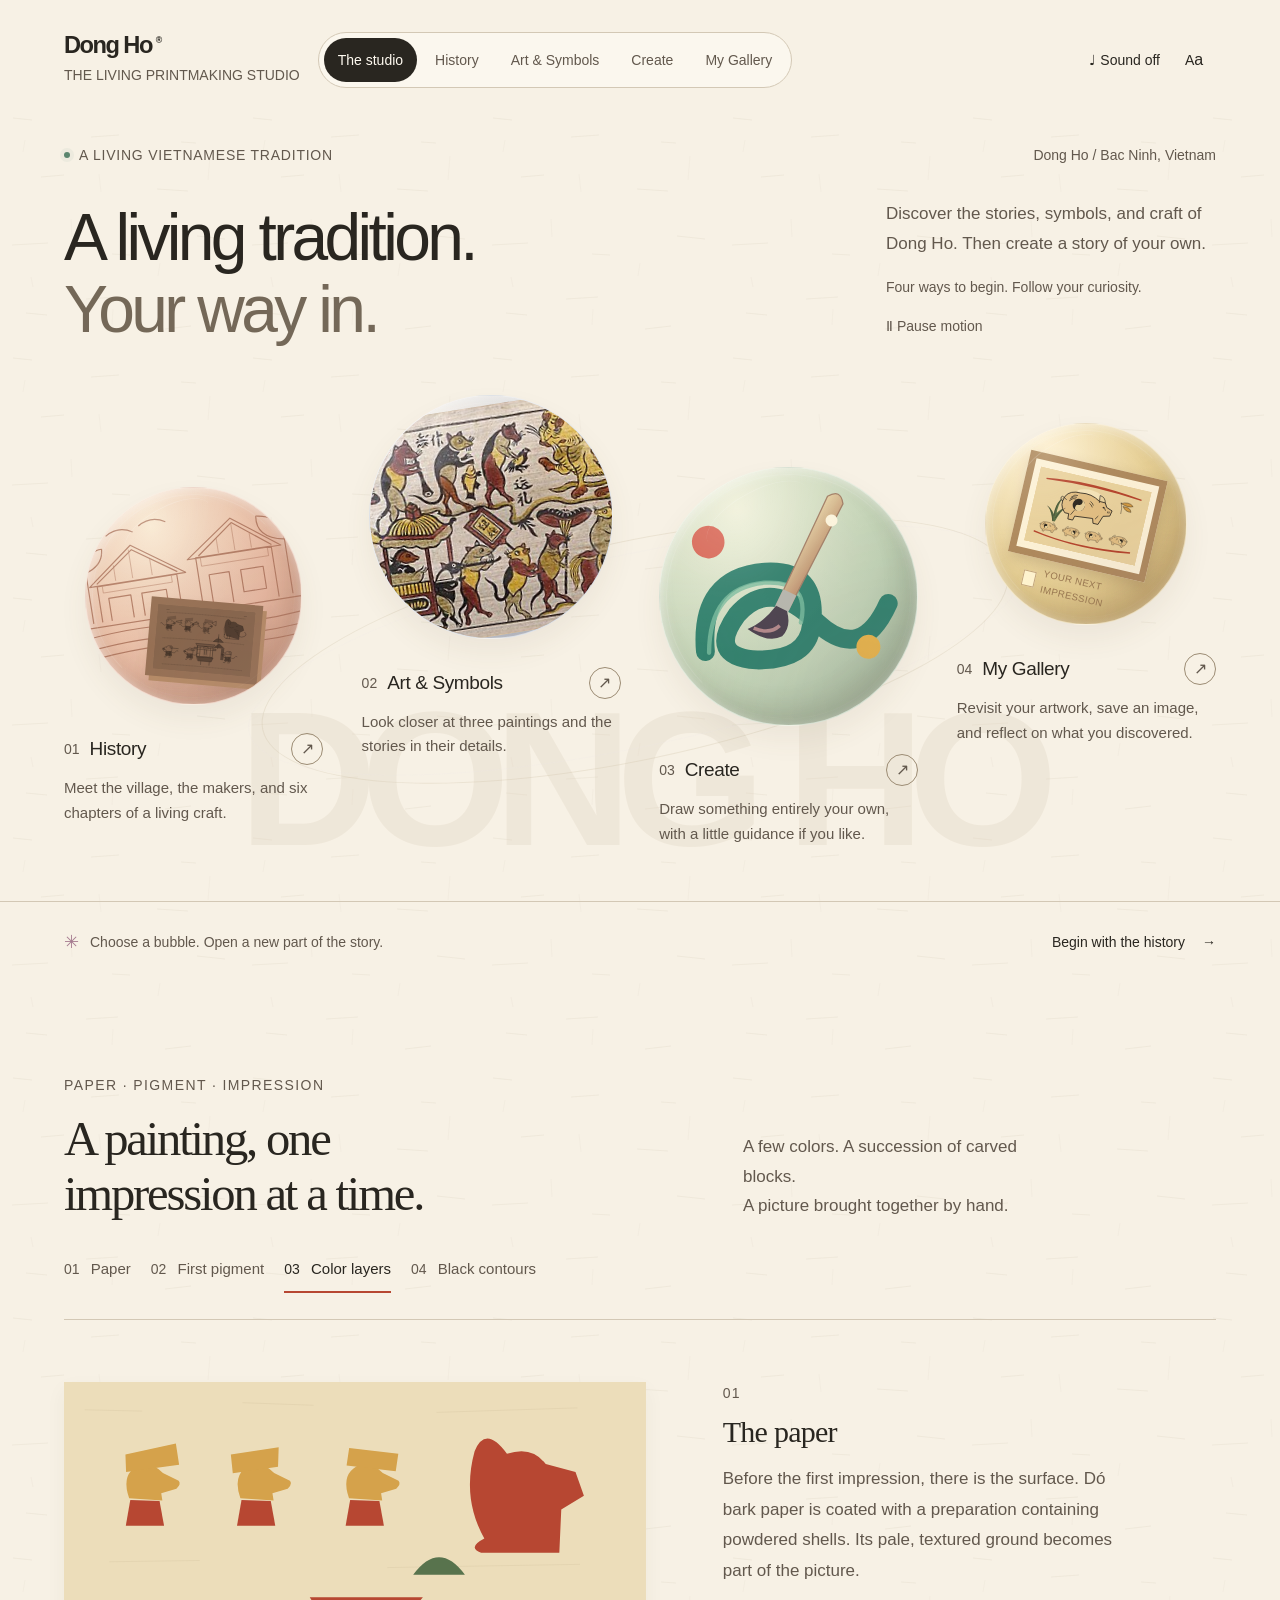
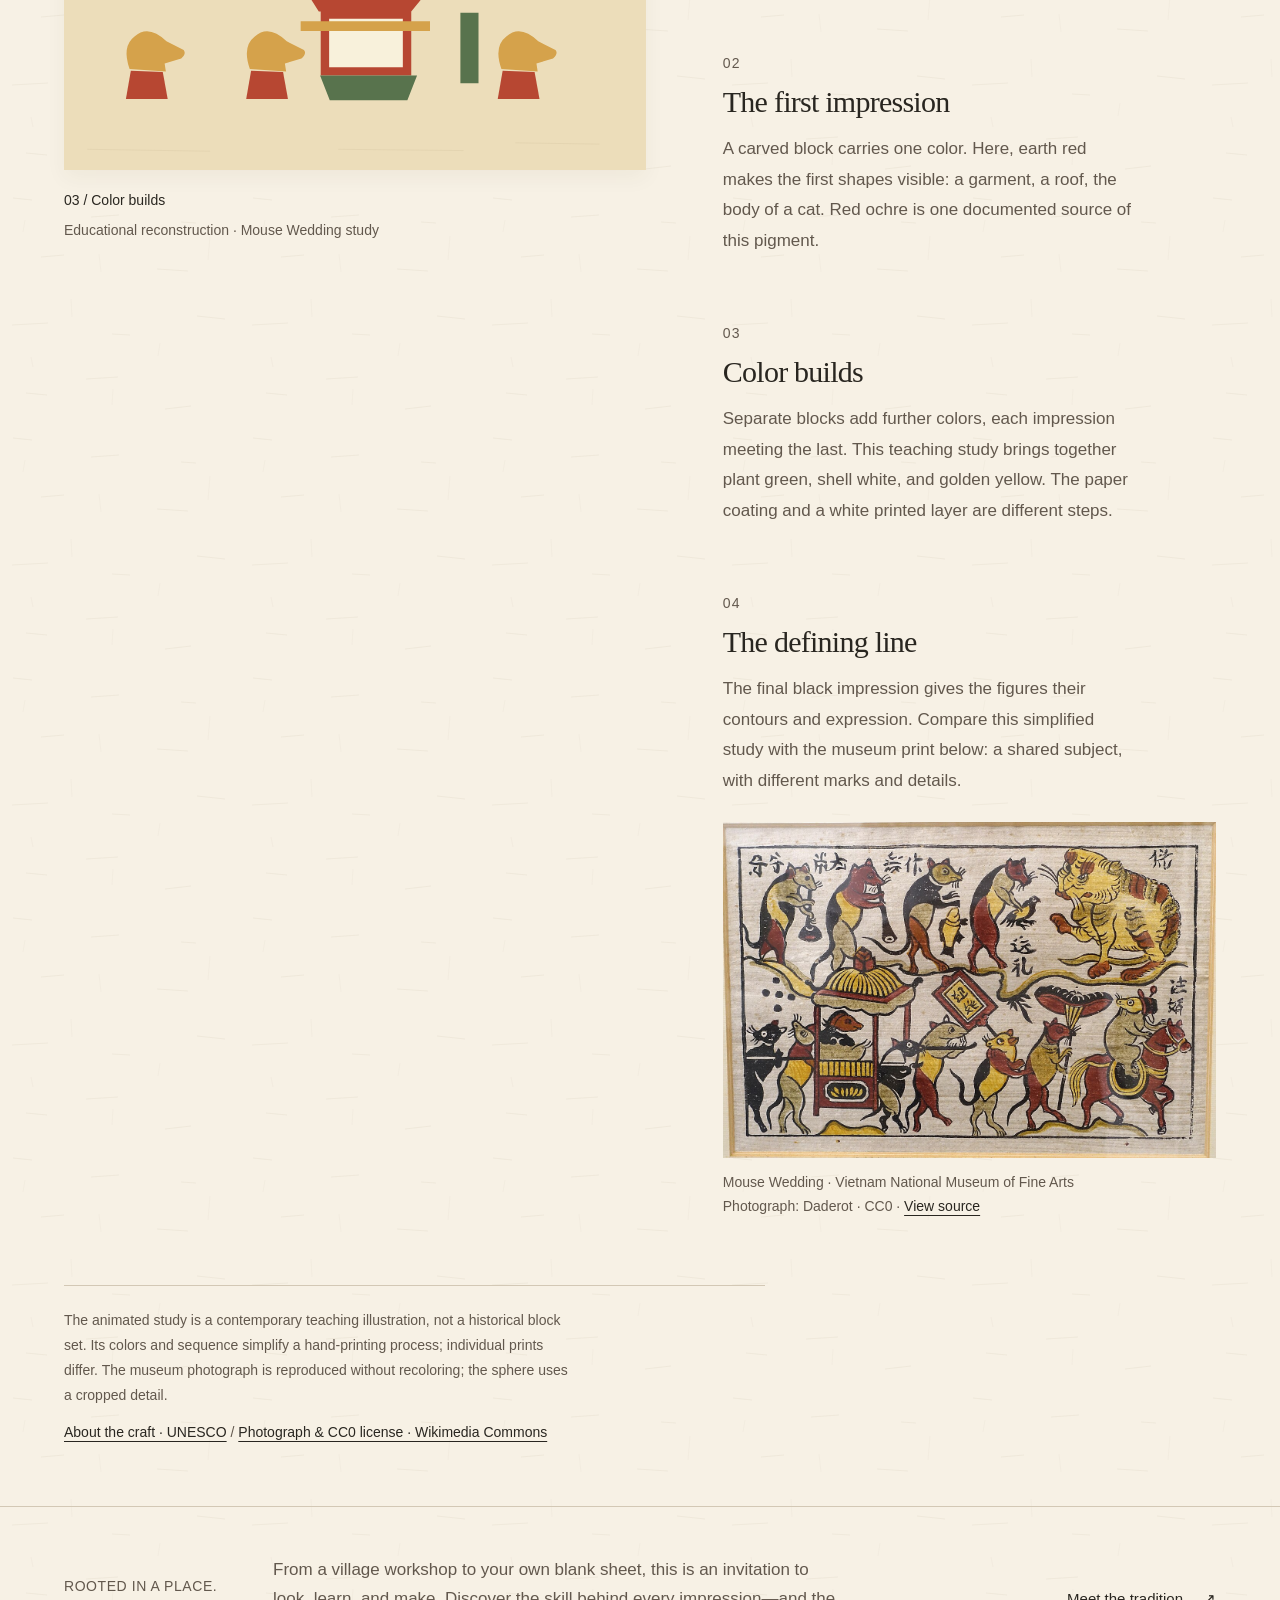
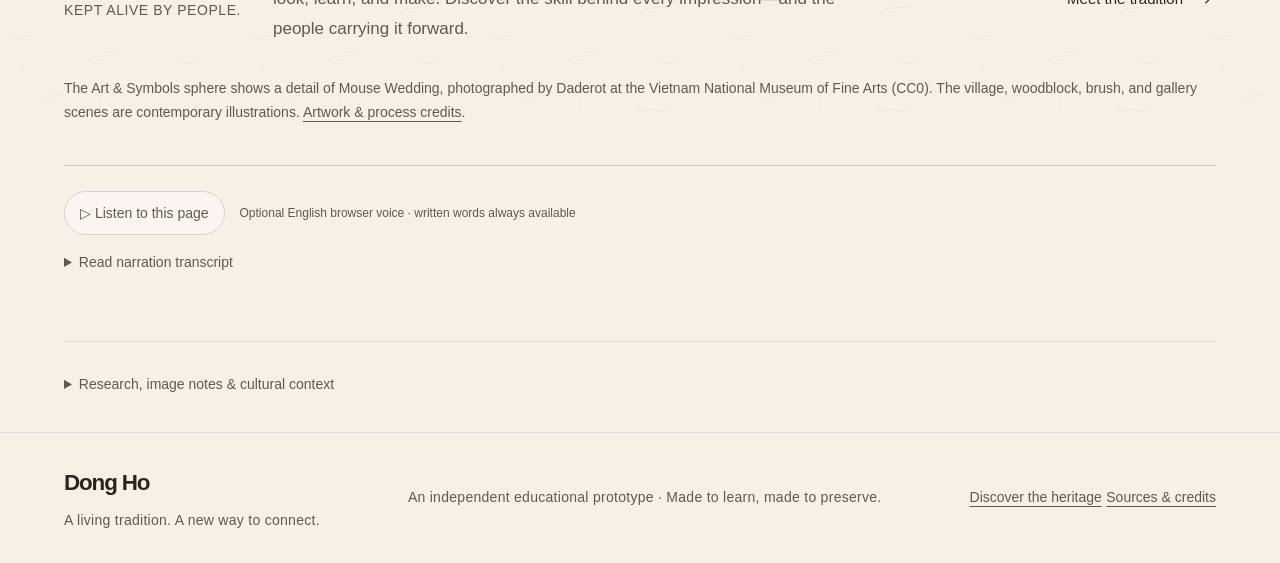
<file: index.html>
<!doctype html>
<html lang="en"><head><meta charset="UTF-8"><meta name="viewport" content="width=device-width, initial-scale=1"><meta name="theme-color" content="#f7f1e5"><meta name="description" content="Explore six chapters of Dong Ho history, discover painting symbols, and create original artwork in a guided digital studio."><title>Dong Ho — The Living Printmaking Studio</title><link rel="icon" href="assets/favicon.svg" type="image/svg+xml"><link rel="stylesheet" href="styles.css"><link rel="stylesheet" href="studio-modern.css"><link rel="stylesheet" href="creative-studio.css"><link rel="stylesheet" href="studio-refresh.css"><link rel="stylesheet" href="gateway.css"><link rel="stylesheet" href="storybook.css"><link rel="stylesheet" href="home-refinement.css"><script defer src="art-data.js"></script><script defer src="navigation.js"></script><script defer src="heritage.js"></script><script defer src="history-reader.js"></script><script defer src="home-print-story.js"></script><script defer src="modern-home.js"></script><script defer src="free-draw.js"></script><script defer src="drawing-inspiration.js"></script><script defer src="drawing-guide.js"></script><script defer src="app.js"></script></head><body data-page="home"><noscript><main style="padding:40px;font:20px Georgia"><h1>Dong Ho — The Living Printmaking Studio</h1><p>This interactive educational prototype needs JavaScript. Please enable JavaScript to explore the studio.</p></main></noscript></body></html>
</file>
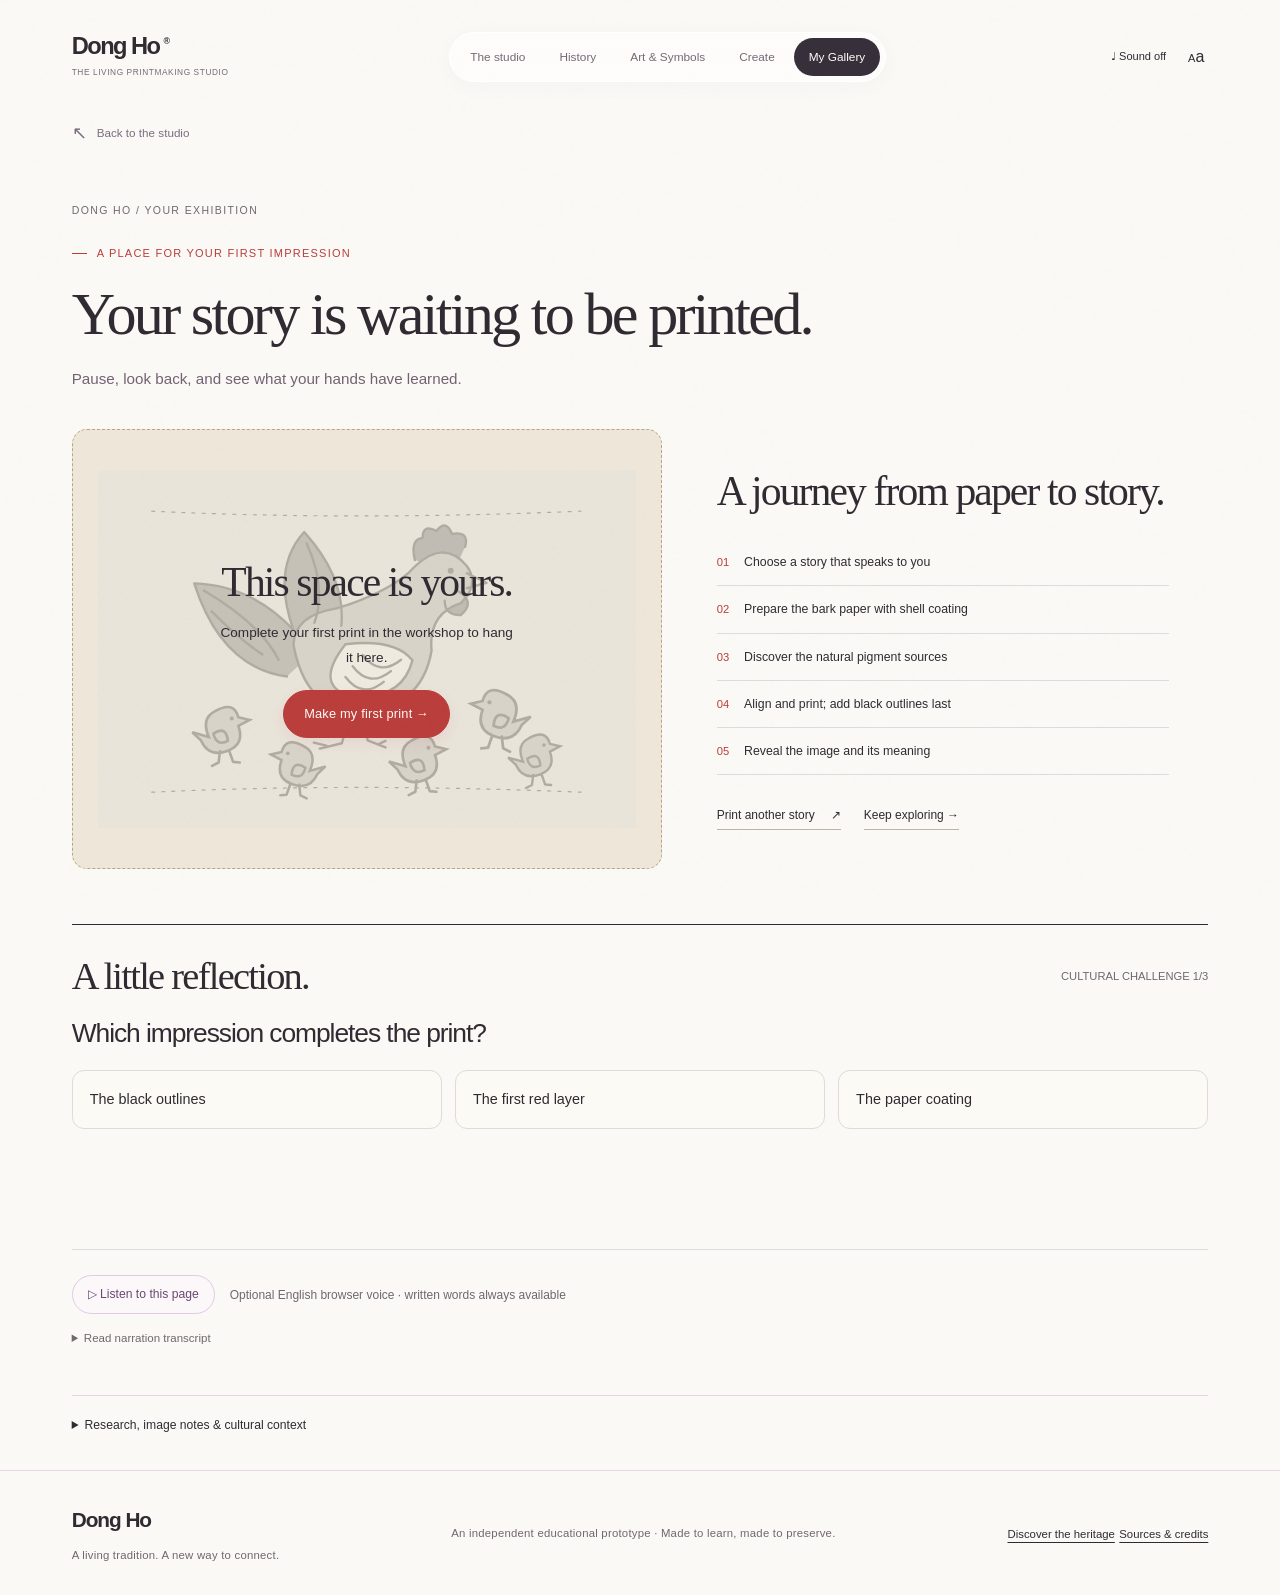
<file: ExhibitionPage.html>
<!doctype html>
<html lang="en"><head><meta charset="UTF-8"><meta name="viewport" content="width=device-width, initial-scale=1"><meta name="theme-color" content="#faf9f5"><meta name="description" content="Explore six chapters of Dong Ho history, discover painting symbols, and create original artwork in a guided digital studio."><title>Dong Ho — The Living Printmaking Studio</title><link rel="icon" href="assets/favicon.svg" type="image/svg+xml"><link rel="stylesheet" href="styles.css"><link rel="stylesheet" href="studio-modern.css"><link rel="stylesheet" href="creative-studio.css"><link rel="stylesheet" href="studio-refresh.css"><link rel="stylesheet" href="gateway.css"><link rel="stylesheet" href="storybook.css"><script defer src="art-data.js"></script><script defer src="navigation.js"></script><script defer src="heritage.js"></script><script defer src="history-reader.js"></script><script defer src="modern-home.js"></script><script defer src="free-draw.js"></script><script defer src="drawing-inspiration.js"></script><script defer src="drawing-guide.js"></script><script defer src="app.js"></script></head><body data-page="exhibition"><noscript><main style="padding:40px;font:20px Georgia"><h1>Dong Ho — The Living Printmaking Studio</h1><p>This interactive educational prototype needs JavaScript. Please enable JavaScript to explore the studio.</p></main></noscript></body></html>
</file>
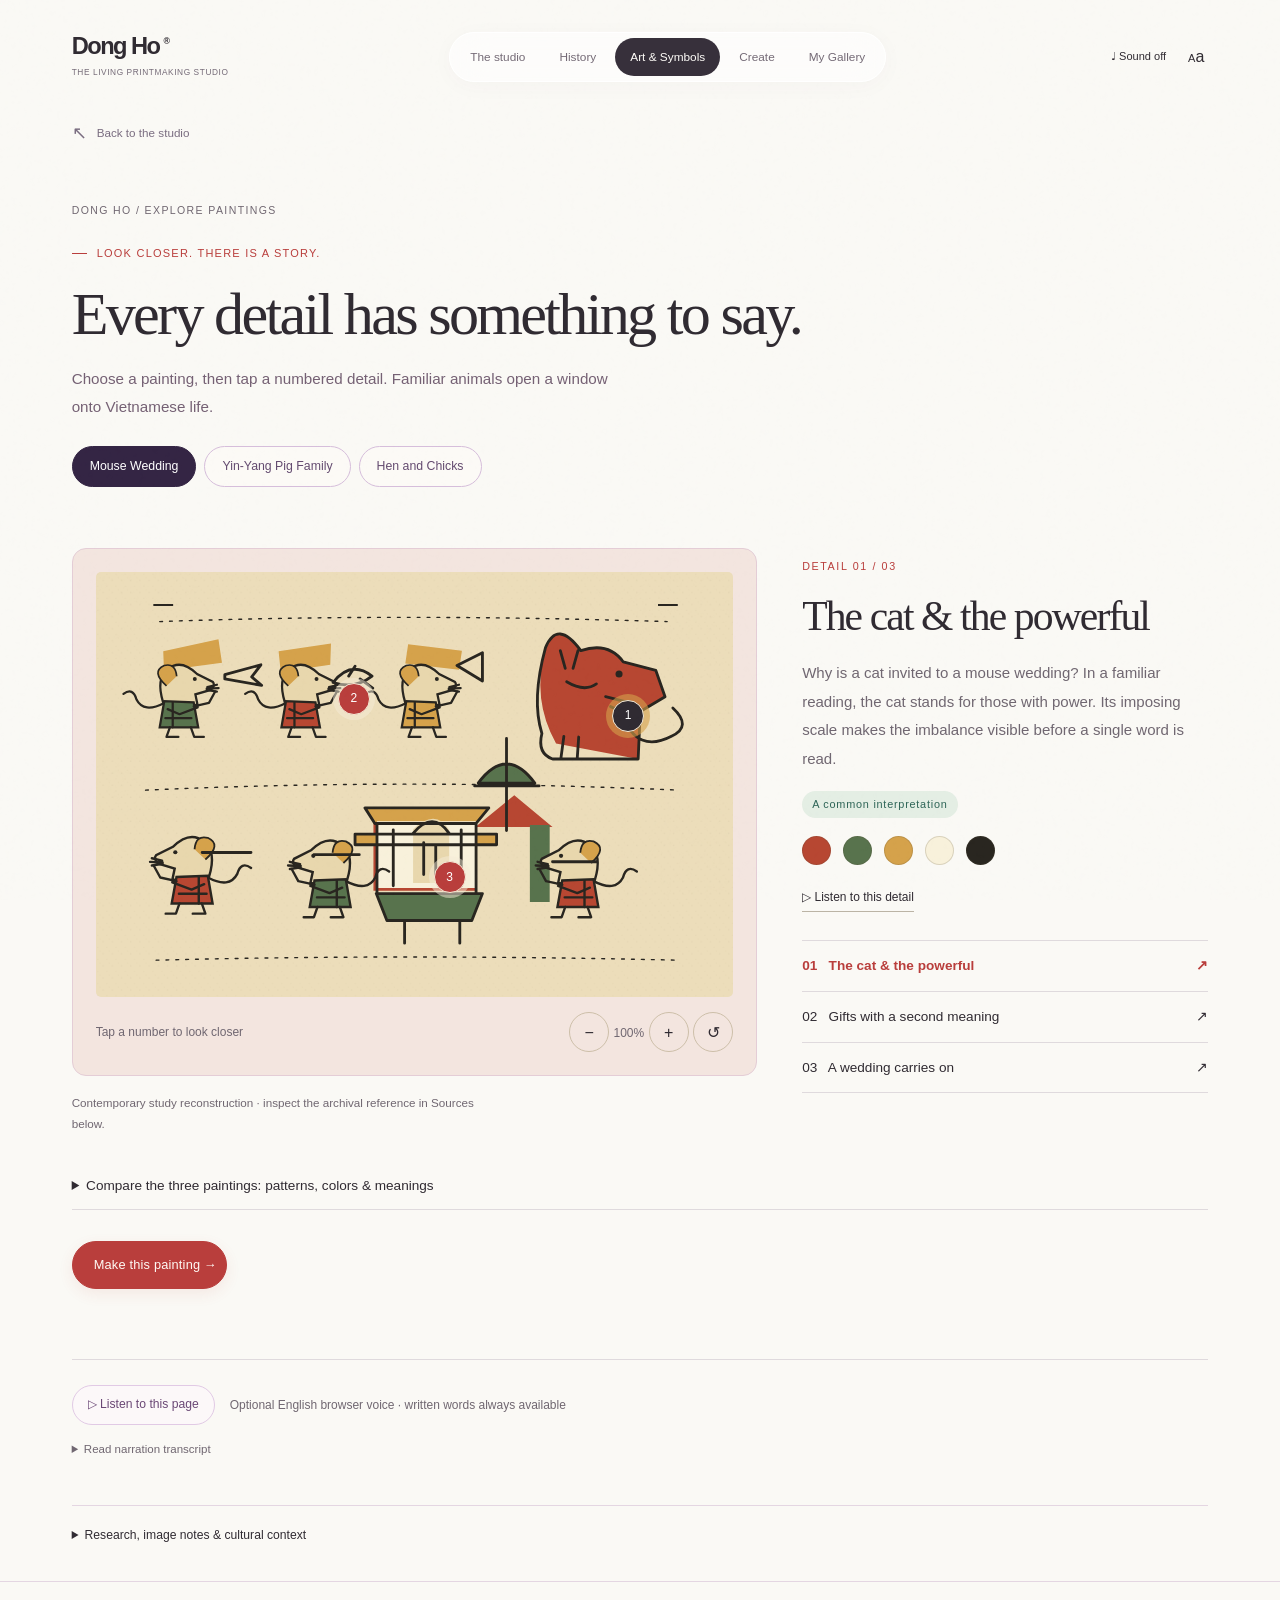
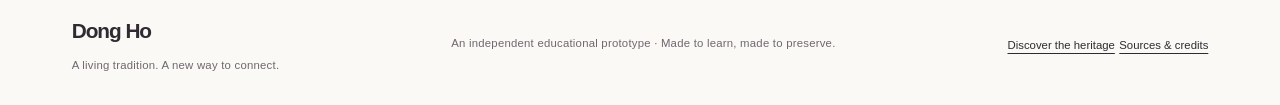
<file: ExplorePage.html>
<!doctype html>
<html lang="en"><head><meta charset="UTF-8"><meta name="viewport" content="width=device-width, initial-scale=1"><meta name="theme-color" content="#faf9f5"><meta name="description" content="Explore six chapters of Dong Ho history, discover painting symbols, and create original artwork in a guided digital studio."><title>Dong Ho — The Living Printmaking Studio</title><link rel="icon" href="assets/favicon.svg" type="image/svg+xml"><link rel="stylesheet" href="styles.css"><link rel="stylesheet" href="studio-modern.css"><link rel="stylesheet" href="creative-studio.css"><link rel="stylesheet" href="studio-refresh.css"><link rel="stylesheet" href="gateway.css"><link rel="stylesheet" href="storybook.css"><script defer src="art-data.js"></script><script defer src="navigation.js"></script><script defer src="heritage.js"></script><script defer src="history-reader.js"></script><script defer src="modern-home.js"></script><script defer src="free-draw.js"></script><script defer src="drawing-inspiration.js"></script><script defer src="drawing-guide.js"></script><script defer src="app.js"></script></head><body data-page="explore"><noscript><main style="padding:40px;font:20px Georgia"><h1>Dong Ho — The Living Printmaking Studio</h1><p>This interactive educational prototype needs JavaScript. Please enable JavaScript to explore the studio.</p></main></noscript></body></html>
</file>
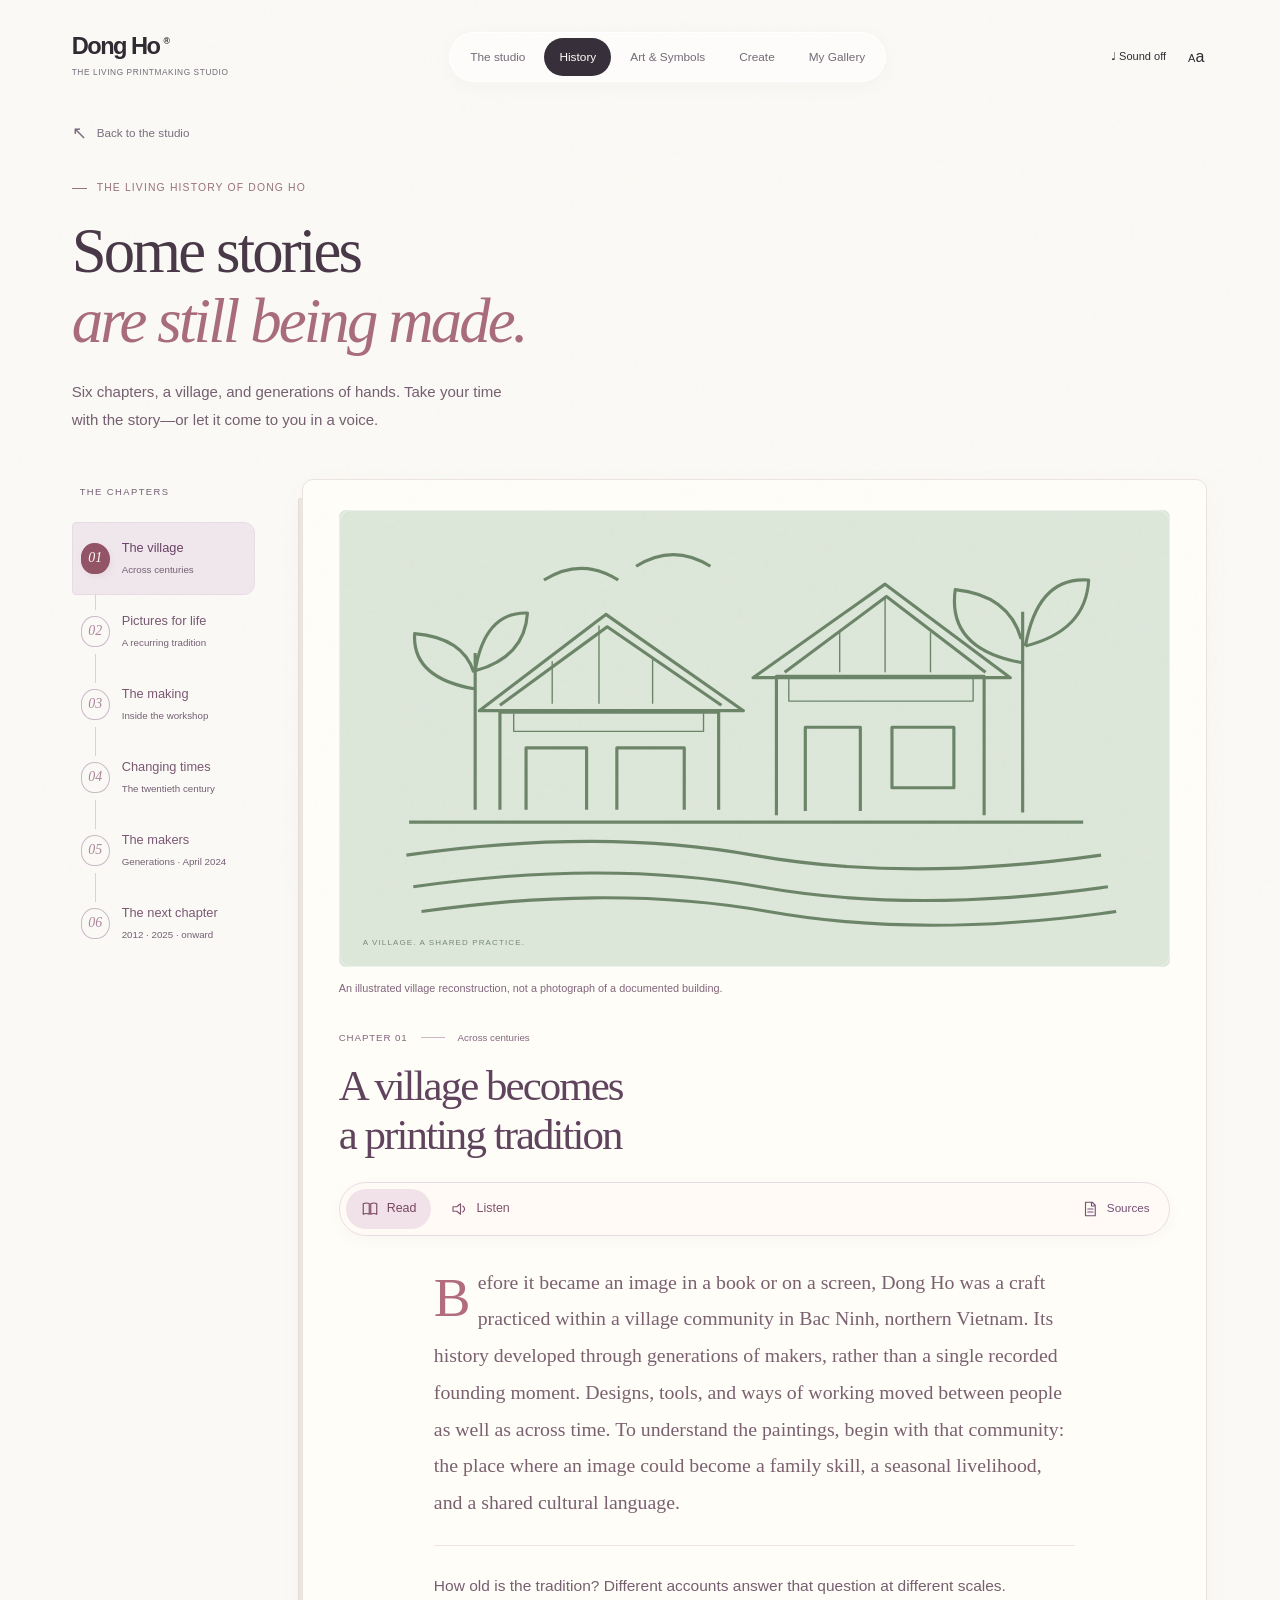
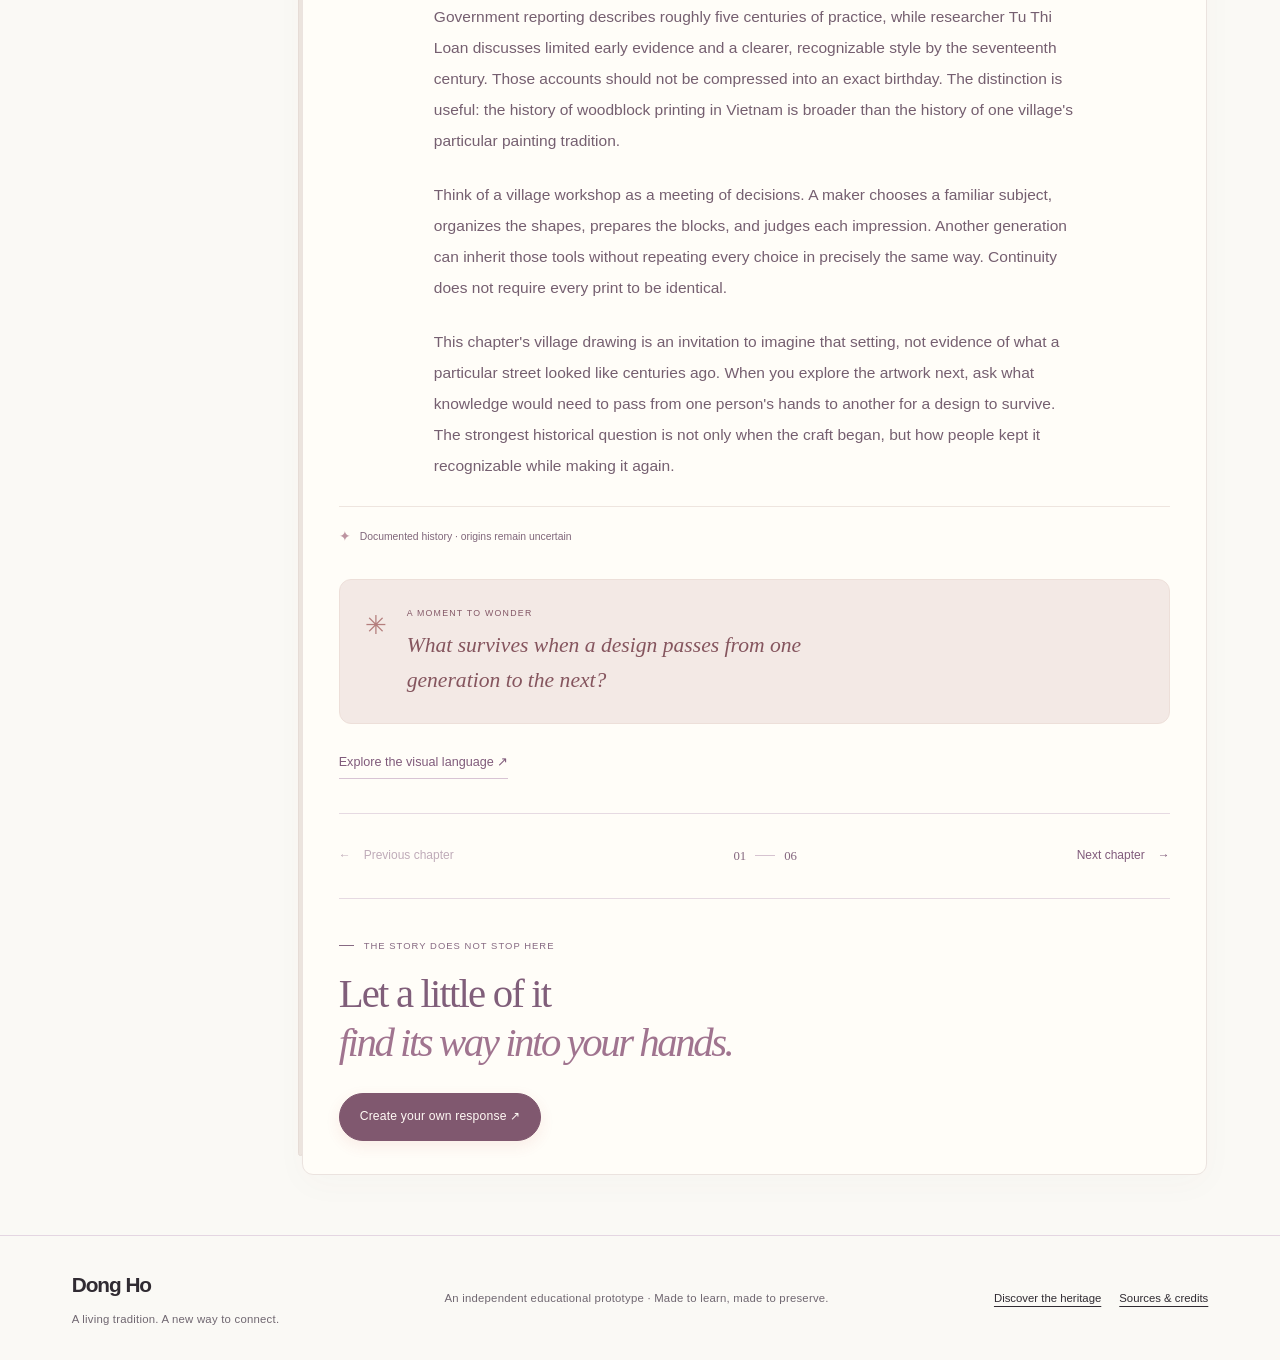
<file: HistoryPage.html>
<!doctype html>
<html lang="en"><head><meta charset="UTF-8"><meta name="viewport" content="width=device-width, initial-scale=1"><meta name="theme-color" content="#faf9f5"><meta name="description" content="Explore six chapters of Dong Ho history, discover painting symbols, and create original artwork in a guided digital studio."><title>Dong Ho — The Living Printmaking Studio</title><link rel="icon" href="assets/favicon.svg" type="image/svg+xml"><link rel="stylesheet" href="styles.css"><link rel="stylesheet" href="studio-modern.css"><link rel="stylesheet" href="creative-studio.css"><link rel="stylesheet" href="studio-refresh.css"><link rel="stylesheet" href="gateway.css"><link rel="stylesheet" href="storybook.css"><script defer src="art-data.js"></script><script defer src="navigation.js"></script><script defer src="heritage.js"></script><script defer src="history-reader.js"></script><script defer src="modern-home.js"></script><script defer src="free-draw.js"></script><script defer src="drawing-inspiration.js"></script><script defer src="drawing-guide.js"></script><script defer src="app.js"></script></head><body data-page="history"><noscript><main style="padding:40px;font:20px Georgia"><h1>Dong Ho — The Living Printmaking Studio</h1><p>This interactive educational prototype needs JavaScript. Please enable JavaScript to explore the studio.</p></main></noscript></body></html>
</file>
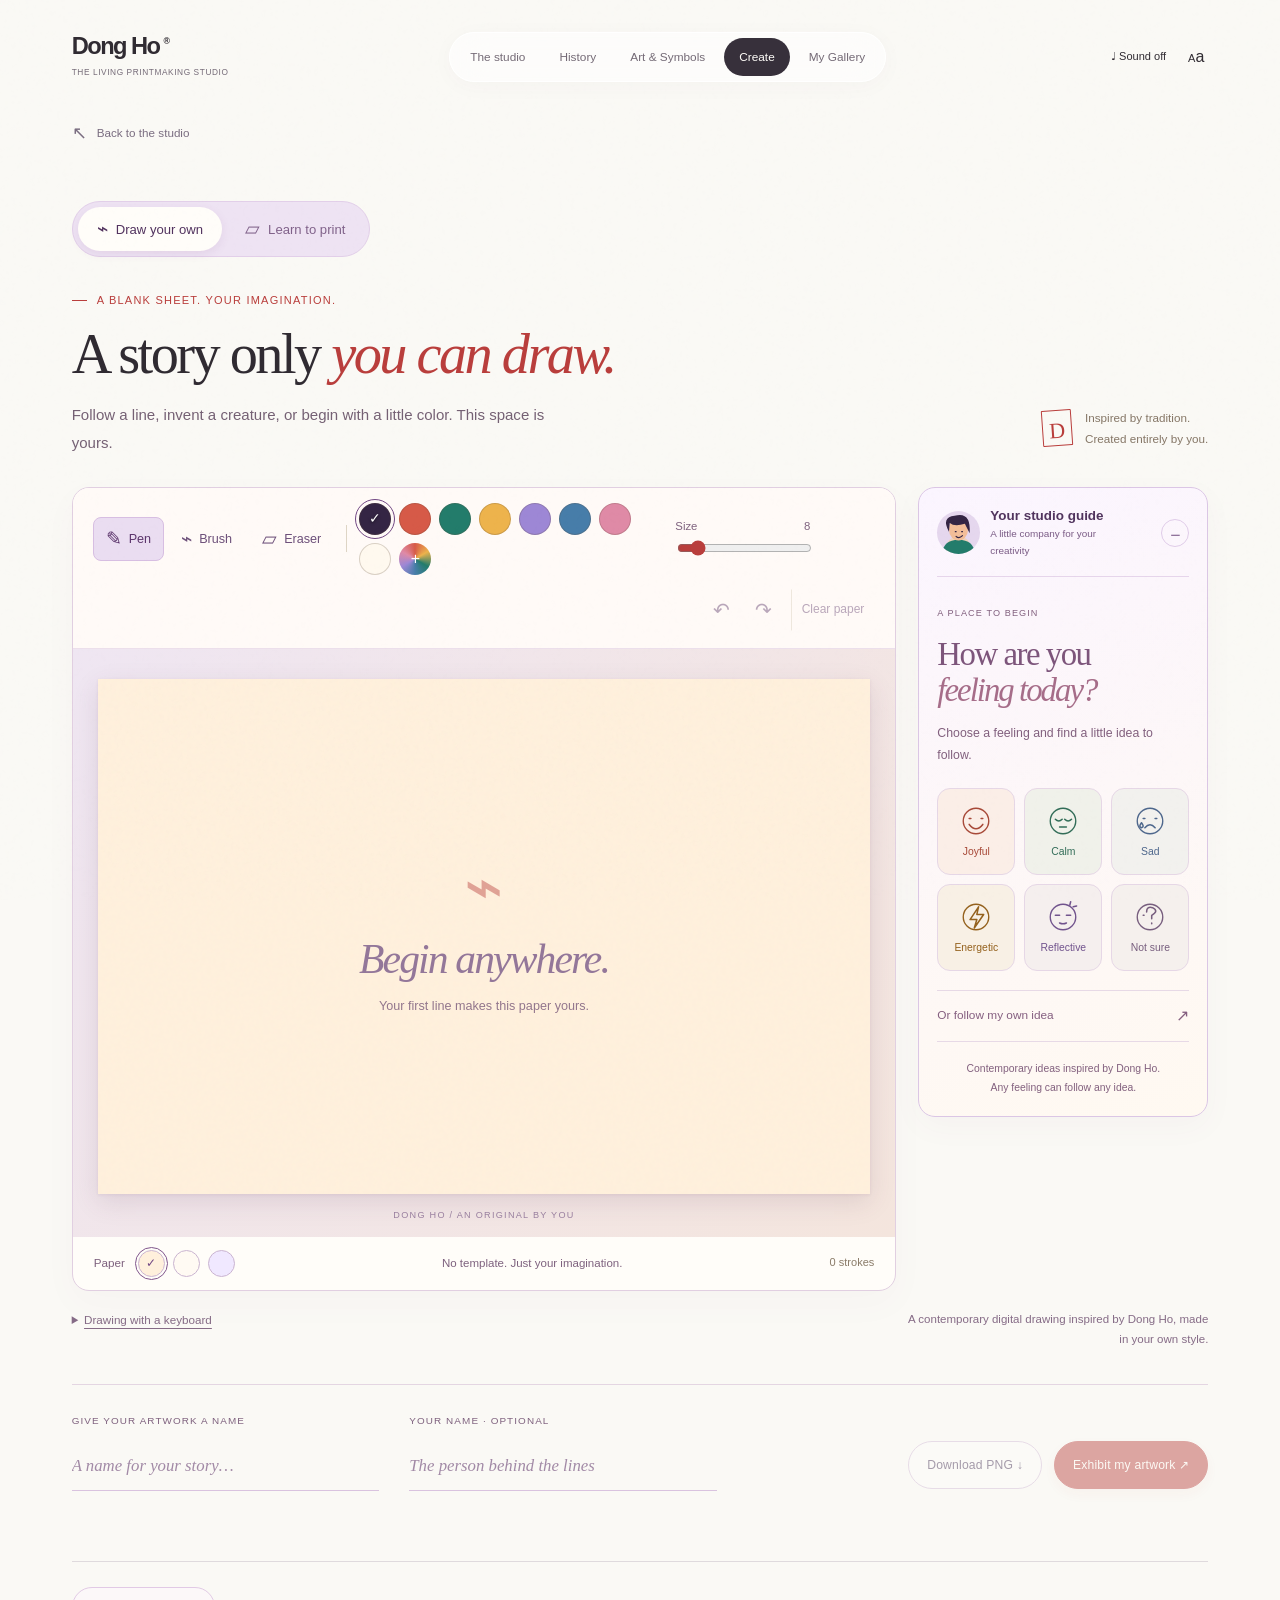
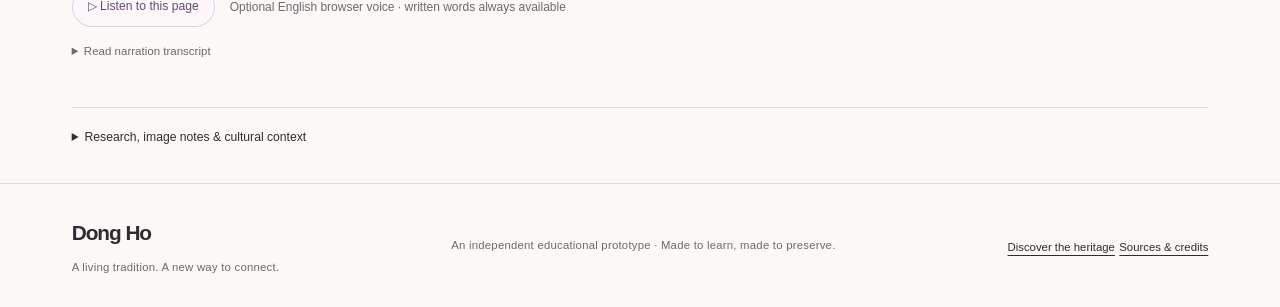
<file: WorkshopPage.html>
<!doctype html>
<html lang="en"><head><meta charset="UTF-8"><meta name="viewport" content="width=device-width, initial-scale=1"><meta name="theme-color" content="#faf9f5"><meta name="description" content="Explore six chapters of Dong Ho history, discover painting symbols, and create original artwork in a guided digital studio."><title>Dong Ho — The Living Printmaking Studio</title><link rel="icon" href="assets/favicon.svg" type="image/svg+xml"><link rel="stylesheet" href="styles.css"><link rel="stylesheet" href="studio-modern.css"><link rel="stylesheet" href="creative-studio.css"><link rel="stylesheet" href="studio-refresh.css"><link rel="stylesheet" href="gateway.css"><link rel="stylesheet" href="storybook.css"><script defer src="art-data.js"></script><script defer src="navigation.js"></script><script defer src="heritage.js"></script><script defer src="history-reader.js"></script><script defer src="modern-home.js"></script><script defer src="free-draw.js"></script><script defer src="drawing-inspiration.js"></script><script defer src="drawing-guide.js"></script><script defer src="app.js"></script></head><body data-page="workshop"><noscript><main style="padding:40px;font:20px Georgia"><h1>Dong Ho — The Living Printmaking Studio</h1><p>This interactive educational prototype needs JavaScript. Please enable JavaScript to explore the studio.</p></main></noscript></body></html>
</file>
<file: styles.css>
@charset "UTF-8";
:root{--paper:#f5ebd7;--ink:#292620;--red:#b74732;--green:#58734d;--ochre:#d5a24b;--muted:#6c6253;--line:#cfc2a9;--white:#fbf5e9;--font:16px;color-scheme:light}
*{box-sizing:border-box}html{scroll-behavior:smooth;font-size:var(--font)}body{margin:0;background:var(--paper);color:var(--ink);font-family:Arial,"Segoe UI",sans-serif;line-height:1.6}body:before{content:"";position:fixed;inset:0;z-index:10;pointer-events:none;opacity:.16;background-image:url("data:image/svg+xml,%3Csvg viewBox='0 0 180 180' xmlns='http://www.w3.org/2000/svg'%3E%3Cfilter id='n'%3E%3CfeTurbulence type='fractalNoise' baseFrequency='.78' numOctaves='3' stitchTiles='stitch'/%3E%3C/filter%3E%3Cpath fill='%23695231' opacity='.3' filter='url(%23n)' d='M0 0h180v180H0z'/%3E%3C/svg%3E")}button,a,input,select{touch-action:manipulation}button,input,select{font:inherit}button,a{ -webkit-tap-highlight-color:transparent}button{cursor:pointer;color:inherit}button:disabled{cursor:default;opacity:.5}a{color:inherit;text-underline-offset:4px}button:focus-visible,a:focus-visible,summary:focus-visible,input:focus-visible,select:focus-visible,[tabindex]:focus-visible{outline:3px solid var(--red);outline-offset:5px}h1,h2,h3,p,figure{margin:0}h1,h2,h3,.serif{font-family:Georgia,"Times New Roman",serif;font-weight:400;line-height:1.1}h1{font-size:clamp(3rem,5.4vw,5.5rem);letter-spacing:-.055em}h2{font-size:clamp(2.1rem,3.4vw,3.6rem);letter-spacing:-.04em}h3{font-size:1.7rem;letter-spacing:-.025em}p{max-width:66ch}img,svg{max-width:100%;display:block}button{border:0}.wrap{max-width:1400px;padding:0 5.2%;margin:auto}.skip{position:fixed;top:-100px;left:20px;z-index:99;padding:10px;background:var(--ink);color:white}.skip:focus{top:10px}.topline{height:6px;background:var(--red)}header{border-bottom:1px solid var(--line);position:relative;z-index:15}.nav-wrap{display:flex;align-items:center;justify-content:space-between;gap:25px;min-height:104px}.brand{display:flex;align-items:center;gap:13px;text-decoration:none;flex-shrink:0}.seal{width:45px;height:50px;display:grid;place-items:center;background:var(--red);color:var(--paper);border:3px double var(--paper);outline:1px solid var(--red);font-family:Georgia,serif;font-size:23px;transform:rotate(-3deg);line-height:1}.brand strong{font-family:Georgia,serif;font-size:1.65rem;font-weight:400;line-height:1}.brand small{display:block;font-size:.57rem;letter-spacing:.17em;margin-top:8px;text-transform:uppercase}.nav{display:flex;align-items:center;gap:29px}.nav a{font-size:.79rem;text-decoration:none;position:relative;padding:38px 0}.nav a.active{color:var(--red)}.nav a.active:after{content:"";position:absolute;bottom:26px;height:2px;left:0;right:0;background:var(--red)}.tools{display:flex;align-items:center;gap:12px;font-size:.75rem}.tool{background:none;padding:7px 4px;min-height:40px;white-space:nowrap}.lang{border-left:1px solid var(--line);padding-left:13px}.menu{display:none;background:none;font-size:1.3rem}.eyebrow{font-size:.66rem;letter-spacing:.19em;font-weight:700;text-transform:uppercase;color:var(--red);display:flex;align-items:center;gap:10px}.eyebrow:before{content:"";width:22px;height:1px;background:currentColor}.hero{display:grid;grid-template-columns:.9fr 1.1fr;gap:5%;align-items:center;min-height:670px;padding-top:70px;padding-bottom:64px}.hero-copy{position:relative;z-index:2}.hero h1{margin-top:22px;margin-bottom:25px}.hero h1 em{font-style:italic;color:var(--red)}.hero-copy>p{font-size:.94rem;line-height:1.85;color:var(--muted);max-width:390px}.actions{display:flex;flex-wrap:wrap;align-items:center;gap:23px;margin-top:31px}.btn{display:inline-flex;align-items:center;justify-content:center;gap:23px;padding:14px 21px;min-height:48px;background:var(--red);color:#fffaf0;text-decoration:none;font-size:.8rem;letter-spacing:.015em;border:1px solid var(--red);transition:background .2s,transform .2s}.btn:hover{background:#933723;border-color:#933723;transform:translateY(-2px)}.btn.secondary{background:none;color:var(--ink);border-color:var(--line)}.btn.secondary:hover{background:#e9ddc5}.btn.green{background:var(--green);border-color:var(--green)}.text-link{font-size:.8rem;display:inline-flex;gap:16px;align-items:center;background:none;padding:0;text-decoration:none;border-bottom:1px solid var(--ink);padding-bottom:4px}.micro{font-size:.7rem;color:var(--muted)}.hero-note{display:flex;align-items:center;gap:9px;margin-top:31px;font-size:.68rem;color:var(--muted)}.hero-note i{width:6px;height:6px;background:var(--green);border-radius:50%}.hero-art{position:relative;min-height:510px;display:flex;align-items:center;justify-content:center}.orbit{width:440px;height:440px;border:1px solid #bbaa8760;border-radius:50%;position:absolute;top:12px;left:8%}.orbit:after{content:"";position:absolute;inset:17px;border:1px dashed #bbaa8760;border-radius:50%}.print-sheet{padding:16px 16px 36px;background:#f7edda;box-shadow:0 16px 30px #38291226,1px 1px 2px #38291240;position:relative;width:100%;transform:rotate(-5deg);border:1px solid #d9c9a8}.print-sheet img{width:100%;background:#ecddba;aspect-ratio:1.5;object-fit:cover}.sheet-caption{display:flex;justify-content:space-between;align-items:center;gap:20px;font-size:.6rem;letter-spacing:.11em;text-transform:uppercase;padding:14px 3px 0}.hero-main-print{width:100%;margin-top:-32px}.tape{height:27px;width:100px;background:#d8cfa680;position:absolute;top:-14px;left:40%;transform:rotate(-4deg);z-index:3;backdrop-filter:blur(1px)}.tiny-print{position:absolute;width:190px;bottom:-3px;left:-16px;padding:8px 8px 23px;transform:rotate(9deg);background:#f4e6c8;box-shadow:0 7px 20px #3829122b}.tiny-print img{width:100%}.tiny-print span{font-family:Georgia,serif;font-size:.7rem;display:block;text-align:center;margin-top:4px}.round-stamp{border:1.5px solid var(--red);outline:1px solid var(--red);outline-offset:5px;border-radius:50%;width:100px;height:100px;display:flex;flex-direction:column;align-items:center;justify-content:center;position:absolute;right:-15px;bottom:12px;color:var(--red);transform:rotate(12deg);background:var(--paper);font-family:Georgia,serif;line-height:1.2;font-size:1.1rem}.round-stamp small{font-family:Arial,sans-serif;font-size:.45rem;letter-spacing:.1em;margin:5px}.art-note{position:absolute;right:3px;top:-3px;font-size:.6rem;letter-spacing:.08em;color:var(--muted);writing-mode:vertical-rl}.hero-art .leaf{position:absolute;right:-30px;top:45px;width:80px;height:120px;opacity:.65;transform:rotate(22deg)}.ribbon{background:var(--ink);color:var(--paper);padding:21px 0}.ribbon .wrap{display:flex;justify-content:space-between;gap:22px;align-items:center}.ribbon span{font-size:.7rem;letter-spacing:.1em}.ribbon .flower{font-family:Georgia,serif;font-size:1.4rem;color:var(--ochre)}.section{padding:76px 0}.section-head{display:flex;justify-content:space-between;align-items:flex-end;gap:30px;margin-bottom:34px}.section-head .eyebrow{margin-bottom:15px}.section-head p{font-size:.85rem;max-width:350px;color:var(--muted)}.path-grid{display:grid;grid-template-columns:repeat(3,1fr);gap:28px}.path-card{border-top:1px solid var(--ink);padding-top:17px;text-decoration:none;display:block}.path-top{display:flex;justify-content:space-between;align-items:center;font-size:.68rem;letter-spacing:.1em;color:var(--muted);margin-bottom:18px}.path-visual{height:205px;background:#e8dbc1;overflow:hidden;position:relative;display:flex;align-items:center;justify-content:center}.path-visual img{width:100%;height:100%;object-fit:contain;transition:transform .4s}.path-card:hover img{transform:scale(1.035)}.path-card h3{font-size:1.6rem;margin:21px 0 10px}.path-card p{color:var(--muted);font-size:.82rem;max-width:320px}.path-card .arrow{margin-top:18px;display:inline-block;color:var(--red)}.village-visual{background:#59694c;color:var(--paper)}.village-visual svg{width:90%;opacity:.9}.wood-visual{background:#c8ad82}.wood-block{width:67%;transform:rotate(-7deg);padding:12px;background:#77583d;box-shadow:8px 9px 0 #96714c,15px 20px 22px #49301e30}.wood-block img{mix-blend-mode:multiply;filter:grayscale(1);opacity:.75}.callout{border-top:1px solid var(--line);border-bottom:1px solid var(--line);display:grid;grid-template-columns:1fr 1.1fr;gap:60px;padding:42px 0;margin-top:60px}.callout h2{font-size:2.3rem}.callout p{font-size:.87rem;color:var(--muted)}.callout a{display:inline-block;margin-top:17px;color:var(--red);font-size:.8rem}.page-head{padding:55px 0 36px}.page-head h1{font-size:clamp(2.8rem,4.6vw,4.6rem);margin:17px 0}.page-head p{color:var(--muted);font-size:.91rem}.breadcrumb{font-size:.65rem;letter-spacing:.1em;text-transform:uppercase;color:var(--muted);margin-bottom:26px}.split{display:grid;grid-template-columns:1.35fr .8fr;gap:45px}.panel{border:1px solid var(--line);padding:26px;background:#faf3e330}.panel h3{margin-bottom:15px}.panel p{font-size:.88rem;color:var(--muted)}.tabs{display:flex;gap:8px;flex-wrap:wrap;margin:25px 0}.tab{background:none;border:1px solid var(--line);font-size:.78rem;padding:10px 17px}.tab.active{background:var(--ink);border-color:var(--ink);color:var(--paper)}.art-stage{position:relative;background:#e5d8bd;border:1px solid var(--line);padding:24px}.art-frame{position:relative;overflow:hidden}.art-frame img{width:100%;transition:transform .25s}.hotspot{position:absolute;width:32px;height:32px;display:grid;place-items:center;border-radius:50%;background:var(--red);color:#fff;box-shadow:0 0 0 5px #f5ebd780;font-size:.75rem;border:1px solid #f5ebd7}.hotspot.active{background:var(--ink);box-shadow:0 0 0 6px #d5a24b99}.art-toolbar{display:flex;justify-content:space-between;gap:10px;align-items:center;margin-top:15px}.art-toolbar button{background:none;border:1px solid #bdad8e;padding:6px 12px;min-width:40px;min-height:40px}.art-caption{font-size:.66rem;color:var(--muted);margin-top:16px}.detail-number{font-size:.63rem;color:var(--red);letter-spacing:.16em;margin-bottom:17px}.detail-panel h2{font-size:2.4rem;margin-bottom:20px}.detail-panel p{font-size:.89rem;line-height:1.9;color:var(--muted);margin-bottom:16px}.detail-list{margin-top:28px;border-top:1px solid var(--line)}.detail-list button{background:none;display:flex;justify-content:space-between;align-items:center;text-align:left;width:100%;font-size:.8rem;padding:14px 0;border-bottom:1px solid var(--line)}.detail-list button.active{color:var(--red);font-weight:700}.badge{display:inline-block;font-size:.6rem;letter-spacing:.07em;padding:4px 8px;background:#e3e6d7;color:#384b32}.swatches{display:flex;gap:12px;margin:18px 0}.swatch{width:29px;height:29px;border:1px solid #554a3830;border-radius:50%}.comparison{margin-top:27px}.comparison summary{cursor:pointer;font-size:.85rem;padding:13px 0;border-bottom:1px solid var(--line)}.compare-grid{display:grid;grid-template-columns:repeat(3,1fr);gap:22px;margin-top:25px}.compare-grid h3{font-size:1.2rem;margin:10px 0}.compare-grid p{font-size:.78rem;color:var(--muted)}.timeline{display:grid;grid-template-columns:repeat(4,1fr);border-bottom:1px solid var(--line);margin-top:32px}.timeline button{position:relative;background:none;text-align:left;padding:0 15px 20px;font-family:Georgia,serif;font-size:1.5rem}.timeline button:after{content:"";position:absolute;bottom:-5px;left:17px;width:9px;height:9px;border-radius:50%;background:var(--line)}.timeline button.active{color:var(--red)}.timeline button.active:after{background:var(--red)}.timeline small{display:block;font-family:Arial,sans-serif;font-size:.65rem;color:var(--muted);margin-top:4px}.history-story{display:grid;grid-template-columns:1fr 1fr;gap:50px;align-items:center;padding:45px 0}.history-visual{background:#58694d;min-height:320px;padding:34px;display:grid;place-items:center;color:#f5ebd7}.history-visual svg{width:100%;max-height:280px}.history-copy h2{font-size:2.8rem;margin:17px 0}.history-copy p{font-size:.9rem;color:var(--muted);margin-bottom:18px}.material-grid{display:grid;grid-template-columns:repeat(3,1fr);gap:22px;margin-top:30px}.material-grid details{border-top:1px solid var(--ink);padding-top:20px}.material-grid summary{cursor:pointer;font-family:Georgia,serif;font-size:1.6rem}.material-grid p{font-size:.85rem;color:var(--muted);padding:15px 0}.material-grid .material-symbol{font-size:2rem;color:var(--red);display:block;margin-bottom:15px}.studio-head{display:flex;justify-content:space-between;gap:24px;align-items:end}.studio-head h1{font-size:3.8rem}.mode-label{font-size:.65rem;color:var(--muted);display:block;margin-bottom:5px}select{background:transparent;border:1px solid var(--line);padding:9px 12px;max-width:100%}.stepper{display:grid;grid-template-columns:repeat(5,1fr);margin:0 0 36px;border-top:1px solid var(--line);border-bottom:1px solid var(--line)}.stepper button{background:none;padding:18px 10px;display:flex;gap:10px;align-items:center;text-align:left;font-size:.73rem;position:relative}.stepper button.active{color:var(--red)}.stepper button.active:after{content:"";height:3px;background:var(--red);position:absolute;bottom:0;left:0;right:0}.stepper .num{border:1px solid var(--line);width:25px;height:25px;display:grid;place-items:center;border-radius:50%;font-size:.68rem;flex-shrink:0}.stepper button.active .num{background:var(--red);border-color:var(--red);color:white}.work-title{display:flex;align-items:center;justify-content:space-between;gap:20px;margin-bottom:26px}.work-title h2{font-size:2.25rem}.work-title p{font-size:.8rem;color:var(--muted);margin-top:8px}.painting-choices{display:grid;grid-template-columns:repeat(3,1fr);gap:24px}.painting-choice{background:none;border:1px solid var(--line);text-align:left;padding:13px;position:relative}.painting-choice.active{border:2px solid var(--red);padding:12px;background:#f8f0df}.painting-choice img{aspect-ratio:1.5;object-fit:cover;width:100%}.painting-choice h3{font-size:1.4rem;margin:17px 5px 10px}.painting-choice p{font-size:.76rem;margin:0 5px 12px;color:var(--muted)}.painting-choice small{font-size:.62rem;margin:0 5px;letter-spacing:.08em}.selection-tick{position:absolute;right:24px;top:24px;background:var(--red);color:white;width:26px;height:26px;border-radius:50%;display:grid;place-items:center}.studio-footer{display:flex;justify-content:space-between;align-items:center;gap:20px;margin:28px 0 12px;padding-top:24px;border-top:1px solid var(--line)}.studio-footer .micro{max-width:500px}.paper-table{background:#c9af88;padding:35px;min-height:330px;display:grid;place-items:center;position:relative;overflow:hidden}.paper-preview{width:85%;height:260px;background:#d7c9a7;box-shadow:4px 10px 15px #422e1930;position:relative;transition:background .7s;display:flex;align-items:center;justify-content:center;font-family:Georgia,serif;color:#776543;font-size:1.3rem}.paper-preview.coated{background:#f2e7cb;background-image:repeating-linear-gradient(7deg,transparent 0 8px,#ffffff70 9px 10px)}.brush{font-size:4rem;position:absolute;right:10%;bottom:20%;transform:rotate(-35deg)}.instruction{font-size:.83rem;color:var(--muted);margin-top:13px}.pigment-grid{display:grid;grid-template-columns:repeat(5,1fr);gap:14px}.pigment{background:none;padding:18px 10px;border:1px solid var(--line);text-align:center}.pigment.active{border-color:var(--red);background:#fbf4e6}.pigment-dot{display:block;margin:10px auto 20px;width:75px;height:75px;border-radius:50%;box-shadow:inset 0 0 16px #00000020;border:1px solid #8d7d5e30}.pigment strong{display:block;font-family:Georgia,serif;font-size:1.2rem;font-weight:400}.pigment small{font-size:.65rem;color:var(--muted)}.pigment-story{padding:25px 0;min-height:140px}.pigment-story h3{margin-bottom:10px}.pigment-story p{font-size:.85rem;color:var(--muted)}.print-workspace{display:grid;grid-template-columns:1.35fr .8fr;gap:30px}.printing-table{background:#c6ad87;padding:35px;position:relative;min-height:395px;display:grid;place-items:center;border:1px solid #af9470;touch-action:none}.print-paper{position:relative;background:#eadcbb;width:100%;box-shadow:4px 6px 15px #49301e33;aspect-ratio:1.5}.print-paper svg{width:100%;height:100%}.print-paper.uncoated{filter:sepia(.2)}.alignment-block{position:absolute;inset:35px;pointer-events:none;border:2px dashed var(--red);transition:transform .1s}.alignment-block:before,.alignment-block:after{content:"+";font-size:28px;position:absolute;color:var(--red);top:-22px;left:-9px}.alignment-block:after{left:auto;top:auto;right:-9px;bottom:-22px}.align-controls{display:flex;gap:8px;align-items:center;flex-wrap:wrap;margin:13px 0}.align-controls button{background:none;border:1px solid var(--line);min-width:42px;min-height:40px}.block-choices{display:flex;gap:8px;flex-wrap:wrap;margin:20px 0}.block-choice{border:2px solid transparent;padding:8px;background:#f4e6cc;font-size:.68rem;display:flex;gap:7px;align-items:center}.block-choice.active{border-color:var(--ink)}.block-choice .dot{width:12px;height:12px;border-radius:50%;border:1px solid #74664f}.progress{height:5px;background:#d8cbb4;margin:13px 0 8px}.progress>span{display:block;height:100%;background:var(--green);transition:width .5s}.feedback{min-height:48px;font-size:.8rem;margin:14px 0;color:#82402c}.print-controls h3{font-size:1.8rem;margin:14px 0}.print-controls p{font-size:.81rem;color:var(--muted)}.print-controls .btn{width:100%}.undo{background:none;font-size:.73rem;text-decoration:underline;min-height:40px;padding:8px 0}.hint{font-size:.76rem;color:var(--muted);padding:15px;border-left:2px solid var(--ochre);background:#eee1c9;margin-top:18px}.process-note{font-size:.7rem;color:var(--muted);margin:22px 0}.reveal{display:grid;grid-template-columns:1.3fr .8fr;gap:45px;align-items:center}.reveal .print-sheet{transform:rotate(-2deg)}.reveal h2{font-size:3.3rem;margin:15px 0}.reveal p{font-size:.9rem;color:var(--muted)}.exhibit-grid{display:grid;grid-template-columns:1.2fr 1fr;gap:55px;align-items:center}.empty-art{border:1px dashed #b9a583;padding:40px 25px;text-align:center;position:relative;background:#e9ddc5}.empty-art img{filter:grayscale(1);opacity:.3}.empty-art>div{position:absolute;inset:0;display:flex;flex-direction:column;align-items:center;justify-content:center;padding:30px}.empty-art h2{font-size:2.2rem;margin-bottom:15px}.empty-art p{font-size:.85rem;max-width:300px;margin:0 auto}.empty-art .btn{margin-top:20px}.exhibition-caption{margin-top:30px;display:flex;justify-content:space-between;gap:20px}.exhibition-caption h3{font-size:1.5rem}.exhibition-caption p{font-size:.72rem;color:var(--muted);margin-top:8px}.process-list{display:grid;gap:0;margin-top:25px}.process-list p{font-size:.84rem;border-bottom:1px solid var(--line);padding:12px 0}.process-list span{color:var(--red);font-size:.7rem;margin-right:15px}.quiz{border-top:1px solid var(--ink);padding-top:30px;margin-top:55px}.quiz-top{display:flex;justify-content:space-between;gap:20px;align-items:center;margin-bottom:20px}.quiz-top small{font-size:.7rem;color:var(--muted)}.quiz h3{font-size:1.8rem;margin:20px 0}.quiz-options{display:grid;grid-template-columns:repeat(3,1fr);gap:13px}.quiz-options button{background:none;border:1px solid var(--line);padding:17px;text-align:left;font-size:.85rem}.quiz-options button.correct{border-color:var(--green);background:#e1e7d6}.quiz-options button.incorrect{border-color:var(--red);background:#f0d8cc}.quiz-feedback{font-size:.86rem;margin:20px 0;min-height:30px}.name-input{width:100%;background:none;border:0;border-bottom:1px solid var(--ink);padding:10px 0;margin:12px 0 17px}.sr-only{position:absolute;width:1px;height:1px;padding:0;margin:-1px;overflow:hidden;clip:rect(0,0,0,0);white-space:nowrap;border:0}[hidden]{display:none!important}.narration{padding:25px 0;border-top:1px solid var(--line);margin-top:50px}.narration-bar{display:flex;gap:15px;align-items:center}.narration-bar button{background:none;border:1px solid var(--line);padding:9px 16px;font-size:.74rem}.narration summary{font-size:.72rem;cursor:pointer;margin-top:15px;color:var(--muted)}.transcript{padding:16px 0;font-size:.83rem;color:var(--muted);max-width:85ch}.sources{margin-top:22px;border-top:1px solid var(--line);padding-top:20px}.sources summary{font-size:.75rem;cursor:pointer}.sources ul{padding-left:20px;font-size:.75rem;color:var(--muted)}.sources li{margin:10px 0}.footer{border-top:1px solid var(--line);margin-top:55px;padding:30px 0}.footer-row{display:flex;justify-content:space-between;align-items:center;gap:30px}.footer p{font-size:.65rem;letter-spacing:.02em;color:var(--muted)}.footer .footer-brand{font-family:Georgia,serif;font-size:1.3rem;color:var(--ink);margin-bottom:6px}.footer a{font-size:.68rem}.toast{position:fixed;left:50%;bottom:25px;transform:translateX(-50%);background:var(--ink);color:var(--paper);padding:13px 22px;font-size:.8rem;z-index:50;max-width:90%;box-shadow:0 4px 15px #0003}.fade-in{animation:rise .5s ease both}@keyframes rise{from{opacity:0;transform:translateY(8px)}to{opacity:1;transform:translateY(0)}}.press-flash{animation:press .6s ease}@keyframes press{50%{transform:scale(.98);filter:brightness(.85)}}
@media(min-width:1500px){.hero{min-height:740px}.hero-art{min-height:550px}.hero-main-print{margin-top:-10px}}
@media(max-width:1100px){.nav{gap:17px}.nav a{font-size:.72rem}.tools{gap:6px}.brand small{font-size:.48rem}.brand strong{font-size:1.4rem}.hero{gap:6%;min-height:615px}.hero-art{min-height:430px}.tiny-print{width:150px;bottom:0}.round-stamp{width:80px;height:80px;font-size:.95rem;right:-10px}.hero-copy>p{max-width:340px}.hero .actions{gap:20px}.hero .btn{padding:13px;font-size:.7rem}.orbit{width:350px;height:350px}.path-visual{height:180px}.split{gap:28px}.print-workspace{grid-template-columns:1.15fr 1fr}.printing-table{padding:25px;min-height:325px}}
@media(max-width:850px){.nav-wrap{min-height:85px;gap:15px}.menu{display:block;margin-left:auto}.nav{display:none;position:absolute;top:85px;left:0;right:0;background:var(--paper);padding:20px 6%;border-bottom:1px solid var(--line);box-shadow:0 6px 10px #29262012;flex-wrap:wrap}.nav.open{display:flex}.nav a{padding:10px}.nav a.active:after{bottom:4px}.tools{gap:13px}.hero{padding-top:50px;padding-bottom:55px;gap:6%}.hero h1{font-size:3.9rem}.hero-art{min-height:370px}.hero-copy>p{font-size:.84rem}.hero-note{font-size:.6rem}.hero-art .leaf,.art-note{display:none}.tiny-print{width:125px;bottom:15px}.round-stamp{bottom:25px;right:0;width:66px;height:66px;font-size:.8rem}.round-stamp small{font-size:.34rem}.print-sheet{padding:10px 10px 20px}.sheet-caption{font-size:.45rem}.orbit{width:280px;height:280px;top:25px}.ribbon .wrap{gap:12px}.ribbon span{font-size:.56rem}.path-grid{gap:19px}.path-visual{height:145px}.path-card h3{font-size:1.4rem}.section{padding:55px 0}.section-head h2{font-size:2.6rem}.section-head p{max-width:240px;font-size:.8rem}.callout{gap:35px}.split,.print-workspace,.reveal,.exhibit-grid{grid-template-columns:1fr}.detail-panel{padding-top:5px}.detail-list{display:grid;grid-template-columns:repeat(3,1fr);gap:15px}.detail-panel h2{font-size:2rem}.history-story{gap:25px}.history-copy h2{font-size:2.2rem}.history-visual{min-height:280px;padding:20px}.pigment-dot{width:55px;height:55px}.pigment{padding:12px 7px}.pigment strong{font-size:1.05rem}.painting-choice h3{font-size:1.15rem}.reveal .print-sheet{max-width:650px;margin:10px auto}.exhibit-grid{gap:35px}.print-workspace{gap:20px}.printing-table{min-height:420px}.print-controls .btn{max-width:400px}.footer{margin-top:40px}}
@media(max-width:600px){.wrap{padding-left:6%;padding-right:6%}.nav-wrap{min-height:80px;gap:10px}.brand{gap:10px}.brand strong{font-size:1.35rem}.brand small{font-size:.44rem;letter-spacing:.1em}.seal{width:34px;height:40px;font-size:18px}.tools{gap:7px}.tool{font-size:.65rem}.text-size{display:none}.lang{padding-left:8px}.menu{padding:5px}.nav{top:80px;gap:11px}.hero{grid-template-columns:1fr;padding-top:37px;gap:15px;padding-bottom:37px}.hero h1{font-size:3.9rem;line-height:1.04;margin-top:20px}.hero-copy>p{font-size:.9rem;max-width:100%}.hero-copy .actions{margin-top:25px}.hero .btn{font-size:.76rem;padding:14px 16px}.hero-note{margin-top:22px;font-size:.65rem}.hero-art{min-height:350px;margin:20px 10px 0}.hero-main-print{margin-top:0}.tiny-print{width:130px;bottom:-5px;left:-8px}.round-stamp{bottom:4px;right:-7px;width:76px;height:76px;font-size:.9rem}.orbit{left:10%;top:0;width:290px;height:290px}.art-note{display:none}.ribbon{padding:15px 0}.ribbon .wrap{flex-wrap:wrap;justify-content:center;gap:6px 16px}.ribbon span{font-size:.58rem}.ribbon .flower{font-size:1rem}.ribbon .flower:last-of-type{display:none}.section{padding:42px 0}.section-head{display:block;margin-bottom:25px}.section-head p{margin-top:18px;max-width:100%;font-size:.84rem}.section-head h2{font-size:2.4rem}.path-grid{grid-template-columns:1fr;gap:32px}.path-visual{height:235px}.path-card h3{font-size:1.8rem;margin:17px 0 10px}.path-card p{max-width:100%;font-size:.85rem}.path-card .arrow{margin-top:12px}.path-top{margin-bottom:13px}.callout{grid-template-columns:1fr;gap:20px;margin-top:35px;padding:28px 0}.callout h2{font-size:2.15rem}.page-head{padding:35px 0 25px}.page-head h1,.studio-head h1{font-size:2.8rem}.breadcrumb{margin-bottom:20px}.page-head p{font-size:.85rem}.art-stage{padding:12px}.hotspot{width:27px;height:27px;font-size:.65rem}.art-toolbar{gap:5px}.art-toolbar .micro{font-size:.6rem}.art-toolbar button{padding:5px 10px}.detail-list{display:block;gap:0}.detail-panel p{font-size:.85rem}.compare-grid{grid-template-columns:1fr}.compare-grid img{max-height:220px;margin:auto}.timeline button{font-size:1.1rem;padding:0 5px 15px}.timeline small{font-size:.55rem}.timeline button:after{left:5px}.history-story{grid-template-columns:1fr;padding:28px 0}.history-visual{min-height:240px}.history-copy h2{font-size:2.3rem}.material-grid{grid-template-columns:1fr;gap:20px}.material-grid .material-symbol{display:inline;font-size:1.3rem;margin-right:15px}.material-grid summary{font-size:1.45rem}.studio-head{display:block}.studio-head>div:last-child{margin-top:20px}.stepper{margin-bottom:25px}.stepper button{flex-direction:column;padding:13px 3px;gap:7px;font-size:.55rem;text-align:center}.stepper .num{width:23px;height:23px}.work-title{display:block}.work-title h2{font-size:1.9rem}.work-title .micro{margin-top:12px}.painting-choices{grid-template-columns:1fr;gap:15px}.painting-choice{display:grid;grid-template-columns:.9fr 1.1fr;gap:15px;align-items:center;padding:12px}.painting-choice.active{padding:11px}.painting-choice h3{font-size:1.2rem;margin:0 0 8px}.painting-choice p{font-size:.7rem;margin:0 0 8px}.painting-choice small{font-size:.55rem;margin:0}.selection-tick{right:auto;left:20px;top:20px;width:21px;height:21px;font-size:.7rem}.studio-footer{flex-wrap:wrap;gap:15px}.studio-footer .micro{max-width:100%}.studio-footer .btn{margin-left:auto}.paper-table{padding:20px;min-height:270px}.paper-preview{height:210px;width:90%}.panel{padding:20px}.pigment-grid{grid-template-columns:repeat(5,1fr);gap:6px}.pigment{padding:10px 3px}.pigment-dot{width:34px;height:34px;margin:5px auto 10px}.pigment strong{font-size:.78rem}.pigment small{font-size:.5rem}.pigment-story{min-height:170px}.printing-table{padding:22px;min-height:280px}.alignment-block{inset:22px}.print-controls h3{font-size:1.7rem}.reveal h2{font-size:2.65rem}.quiz-options{grid-template-columns:1fr}.quiz-top{align-items:start}.quiz-top h2{font-size:2rem}.quiz h3{font-size:1.5rem}.quiz-top small{max-width:90px}.exhibition-caption{flex-direction:column;gap:15px}.exhibition-caption .btn{align-self:flex-start}.footer-row{flex-direction:column;align-items:start;gap:15px}.footer-row>div:last-child{display:flex;gap:20px}.narration{margin-top:35px}.narration-bar{flex-wrap:wrap;gap:9px}.narration-bar .micro{font-size:.63rem}}
img{height:auto}canvas{display:block;max-width:100%;width:100%;height:auto}.print-paper{overflow:hidden}.align-controls button:disabled{opacity:.45}.nav a,.tools button{white-space:nowrap}
@media(max-width:1100px) and (min-width:851px){.menu{display:block;margin-left:auto}.nav{display:none;position:absolute;top:104px;left:0;right:0;background:var(--paper);padding:16px 5%;border-bottom:1px solid var(--line)}.nav.open{display:flex}.nav a{padding:12px}.nav a.active:after{bottom:5px}.tools{gap:15px}}
@media(prefers-reduced-motion:reduce){*,*:before,*:after{animation:none!important;transition:none!important;scroll-behavior:auto!important}}
</file>
<file: studio-modern.css>
/* Angelo-inspired spatial gallery, adapted to the materials and stories of Đông Hồ. */
:root{--paper:#f7f5ef;--ink:#2b2925;--line:#dedbd2;--muted:#6c665b;--white:#fcfbf7}
body{background:var(--paper);font-family:Arial,"Segoe UI",sans-serif}body:before{opacity:.045}h1,h2,h3{font-family:Arial,"Segoe UI",sans-serif;letter-spacing:-.065em;line-height:1.04}h1,h2{font-weight:500}h2 em{font-family:Georgia,serif;letter-spacing:-.06em;font-weight:400}h3{font-weight:500;letter-spacing:-.045em}.topline{height:0}header{border:0;padding-top:20px}.nav-wrap{max-width:1500px;min-height:76px;gap:25px}.brand .seal{display:none}.brand{gap:8px}.brand strong{font-family:Arial,sans-serif;font-size:1.5rem;font-weight:700;letter-spacing:-.065em}.brand strong:after{content:"®";font-size:.55rem;vertical-align:top;display:inline-block;margin:2px 0 0 4px}.brand small{font-size:.45rem;letter-spacing:.11em;margin-top:5px}.nav{gap:4px;background:#ffffff7a;border:1px solid #ffffffcc;padding:5px;border-radius:40px;box-shadow:0 4px 18px #2e281b06;backdrop-filter:blur(18px)}.nav a{padding:10px 14px;font-size:.69rem;border-radius:24px;color:#686258}.nav a.active{background:var(--ink);color:var(--white)}.nav a.active:after{display:none}.tools{gap:14px}.tools .tool{font-size:.65rem}.lang{border-color:#d5d2ca}.btn{background:var(--ink);border-color:var(--ink);color:var(--white);border-radius:40px;gap:22px;min-height:48px;padding:8px 9px 8px 21px;font-size:.74rem}.btn:hover{background:var(--red);border-color:var(--red);transform:translateY(-2px)}.button-arrow{display:grid;place-items:center;background:#ffffff1c;border:1px solid #ffffff20;width:32px;height:32px;border-radius:50%;font-size:1rem}.btn.secondary{border-color:#cecabf}.text-link{border-bottom-color:#bbb4a5;font-size:.75rem}.eyebrow{font-size:.59rem;letter-spacing:.16em;font-weight:400}.eyebrow:before{width:15px}.wrap{max-width:1500px;padding-left:5%;padding-right:5%}.modern-hero{padding-top:49px;overflow:hidden}.hero-index{display:flex;align-items:center;justify-content:space-between;font-size:.58rem;letter-spacing:.11em;color:#777064}.hero-index>span:first-child{display:flex;align-items:center;gap:8px;text-transform:uppercase}.hero-index i{height:6px;width:6px;background:var(--green);border-radius:50%;box-shadow:0 0 0 3px #58734d12}.hero-index>span:last-child{font-size:.52rem;letter-spacing:.12em}.modern-intro{display:grid;grid-template-columns:1.4fr .6fr;gap:80px;align-items:center;margin-top:39px;position:relative;z-index:2}.modern-intro h1{font-size:clamp(4rem,6.9vw,7rem);letter-spacing:-.075em;line-height:.99;font-weight:500}.modern-intro h1 span{color:#9e9788}.intro-foot{display:flex;align-items:center;gap:10px;margin-top:22px;font-size:.61rem;color:#777064}.tiny-seal{display:inline-grid;place-items:center;flex-shrink:0;width:22px;height:25px;color:var(--red);font-family:Georgia,serif;border:1px solid var(--red);font-size:16px;border-radius:1px;transform:rotate(-4deg)}.intro-aside{padding-top:11px;max-width:325px}.intro-aside p{font-size:.85rem;line-height:1.75;color:#6c665b;max-width:31ch}.intro-aside .btn{margin-top:21px;white-space:nowrap;font-size:.7rem}.intro-small-link{font-size:.6rem;display:flex;align-items:center;gap:12px;margin-top:14px;text-decoration:none;color:#777064}.intro-small-link:hover{color:var(--red)}.orb-gallery{height:475px;position:relative;margin-top:16px;isolation:isolate;--pointer-x:0px;--pointer-y:0px;perspective:1100px}.gallery-watermark{position:absolute;left:50%;transform:translateX(-50%);bottom:15px;z-index:-1;font-size:clamp(100px,17.8vw,260px);font-weight:600;letter-spacing:-.08em;color:#eae6dc;white-space:nowrap;line-height:.85;pointer-events:none;opacity:.62}.gallery-hairline{position:absolute;left:0;right:0;top:45%;height:1px;background:linear-gradient(90deg,transparent,#dad4c933,transparent)}.gallery-coordinate{position:absolute;font-size:.48rem;letter-spacing:.13em;line-height:1.7;color:#8d8575}.coordinate-left{left:0;top:34%}.coordinate-right{right:0;top:37%;text-align:right}.orb-link{position:absolute;border:0;padding:0;background:none;width:260px;height:330px;transition:transform .5s cubic-bezier(.22,.61,.36,1);transform:translate(var(--pointer-x),var(--pointer-y));color:var(--ink);text-align:left;z-index:2;outline-offset:12px!important;border-radius:50% 50% 8px 8px}.sphere-shell{position:absolute;display:block;left:0;right:0;top:0;aspect-ratio:1;border-radius:50%;overflow:hidden;isolation:isolate;border:1px solid #ffffffd0;box-shadow:inset 3px 3px 14px #ffffffcf,inset -13px -24px 27px #5540204d,2px 3px 5px #ffffffc9,0 20px 40px #644c2820;animation:orb-hover 7s ease-in-out infinite;transition:box-shadow .5s}.sphere-shell:before{content:"";position:absolute;inset:0;border-radius:50%;background:radial-gradient(ellipse at 30% 18%,#fffef5e6 0%,#ffffff5e 20%,transparent 47%),radial-gradient(ellipse at 72% 78%,#5941254d 0%,transparent 67%);z-index:3;pointer-events:none}.sphere-shell:after{content:"";position:absolute;inset:0;z-index:4;border-radius:50%;box-shadow:inset 0 0 6px 1px #ffffffbd,inset -8px -13px 28px #41352445;pointer-events:none}.sphere-art{display:block;position:absolute;inset:-4%;border-radius:50%;overflow:hidden;transform:rotate(-10deg);opacity:.92}.sphere-art img{position:absolute;max-width:none;width:137%;height:98%;object-fit:cover;left:-18%;top:7%;mix-blend-mode:multiply;filter:saturate(.88) contrast(.96)}.sphere-shine{position:absolute;inset:0;z-index:5;border-radius:50%;background:radial-gradient(ellipse at 36% 9%,#fff 0%,#ffffffc7 2%,#ffffff44 7%,transparent 25%),radial-gradient(ellipse at 65% 85%,#fff7d77d 0%,transparent 35%),linear-gradient(125deg,#fff8d233,transparent 45%,#a095c020);pointer-events:none}.sphere-glint{position:absolute;width:40%;height:15%;left:18%;top:9%;border-top:3px solid #fff9;border-radius:50%;z-index:6;transform:rotate(-25deg);filter:blur(2px)}.sphere-shadow{position:absolute;left:12%;right:12%;height:25px;top:80%;background:radial-gradient(ellipse,#54432338 0%,#5443230a 50%,transparent 75%);filter:blur(10px);z-index:-1}.orb-earth{left:12%;top:74px;width:240px;height:320px}.orb-earth .sphere-shell{background:#e8d7b4;animation-delay:-2s}.orb-earth .sphere-art{transform:rotate(8deg);filter:sepia(.05)}.orb-coral{left:42%;top:0;width:330px;height:410px;z-index:3}.orb-coral .sphere-shell{background:#e2b6a0;box-shadow:inset 3px 3px 14px #ffffffcf,inset -13px -24px 27px #8e513f66,2px 3px 5px #ffffffc9,0 24px 45px #8f5a3b25}.orb-coral .sphere-art{inset:0;background:#d69b7d;mix-blend-mode:multiply}.orb-coral .sphere-art img{opacity:.92;filter:saturate(1.1);width:144%;left:-21%;height:100%;top:2%}.orb-coral .sphere-shine{background:radial-gradient(ellipse at 33% 9%,#fff5df 0%,#ffffffb0 2%,#ffffff40 7%,transparent 27%),linear-gradient(125deg,#ffbba833,transparent 45%,#e5877029)}.orb-forest{right:4%;top:142px;width:215px;height:285px}.orb-forest .sphere-shell{background:#9aa687;animation-delay:-4s;box-shadow:inset 3px 3px 14px #ffffffb0,inset -13px -24px 27px #334b3f66,2px 3px 5px #ffffffc9,0 18px 36px #3c563225}.orb-forest .sphere-art{background:#b6c1a1;mix-blend-mode:multiply;transform:rotate(11deg)}.orb-forest .sphere-art img{opacity:.95;filter:saturate(.9);width:135%;left:-17%;height:99%;top:3%}.orb-caption{position:absolute;top:calc(100% - 53px);left:3%;right:3%;display:flex;gap:11px;align-items:center}.orb-number{font-size:.49rem;color:#a09788;align-self:start;margin-top:3px}.orb-caption strong{display:block;font-size:.77rem;font-weight:400;letter-spacing:-.025em}.orb-caption small{font-size:.56rem;color:#8e8576;display:block;margin-top:2px}.orb-open{margin-left:auto;border:1px solid #d3cbbd;border-radius:50%;width:25px;height:25px;display:grid;place-items:center;color:#85796a;font-size:.75rem;transition:background .3s,color .3s}.orb-link:hover .orb-open,.orb-link:focus-visible .orb-open{background:var(--ink);color:var(--paper);border-color:var(--ink)}.orb-link:hover .sphere-shell,.orb-link:focus-visible .sphere-shell{animation-play-state:paused;box-shadow:inset 3px 3px 14px #ffffffcf,inset -13px -24px 27px #5540204d,2px 3px 5px #ffffffc9,0 30px 45px #644c2838}.pigment-pearl{position:absolute;border-radius:50%;box-shadow:inset 2px 2px 5px #fff9,inset -3px -5px 8px #4c3d5266,0 7px 12px #68514d22;animation:orb-hover 8s ease-in-out infinite;z-index:1}.pearl-one{width:41px;height:41px;left:35%;top:58%;background:radial-gradient(circle at 30% 25%,#eee5c0,#b69a4d 60%,#8d763d)}.pearl-two{width:23px;height:23px;right:20%;top:5%;background:radial-gradient(circle at 30% 25%,#e7eee8,#93a69c 60%,#526c63);animation-delay:-3s}.gallery-bottom{display:flex;justify-content:space-between;align-items:center;gap:20px;border-top:1px solid #dedbd2;padding-top:19px;margin-top:0;font-size:.6rem;color:#716859}.gallery-bottom>div{display:flex;align-items:center;gap:10px}.mini-cross{font-size:1rem;color:var(--red)}.gallery-bottom>a{text-decoration:none;display:flex;gap:11px;align-items:center;font-size:1.1rem}.gallery-bottom>a span{font-size:.49rem;letter-spacing:.1em}.motion-toggle{background:none;color:#716859;font-size:.57rem;padding:8px 12px;min-height:36px}.study-disclosure{font-size:.51rem;color:#8b8273;margin-top:10px;max-width:none}.experience-section{padding-top:115px;padding-bottom:90px}.experience-intro{position:relative}.experience-intro h2{font-size:clamp(2.8rem,4.5vw,4.3rem);line-height:1.08;margin-top:22px;letter-spacing:-.07em}.experience-intro>p{position:absolute;right:0;bottom:10px;font-size:.8rem;color:#777064;line-height:1.8}.modern-paths{display:grid;grid-template-columns:repeat(3,1fr);gap:35px;margin-top:45px}.modern-path{display:block;text-decoration:none}.path-no{font-size:.54rem;letter-spacing:.12em;color:#827869;display:block;margin-bottom:17px}.modern-path-image{height:245px;border-radius:10px;overflow:hidden;display:flex;align-items:center;justify-content:center;position:relative;transition:transform .4s;background:#ede9dc}.village-image{background:#e4e8dc;color:#69805b;padding:30px}.village-image svg{width:100%;transition:transform .6s}.detail-image{background:#e9d8bd}.detail-image img{width:113%;max-width:none;transform:rotate(-6deg);transition:transform .6s;mix-blend-mode:multiply}.layers-image{background:#eddfd5;perspective:900px}.layer-card{width:68%;height:54%;position:absolute;left:16%;top:23%;border-radius:4px;box-shadow:3px 6px 13px #5c382b1a;transform:rotate(-13deg) skewY(6deg);transition:transform .6s}.layer-front{background:#f7efd9;border:1px solid #bca88d55;top:17%;padding:4px}.layer-front img{height:100%;width:100%;object-fit:cover;filter:saturate(.7)}.layer-mid{background:#b747324d;top:24%;left:21%}.layer-back{background:#c49c5e66;top:31%;left:26%}.modern-path:hover .layer-front{transform:rotate(-18deg) skewY(6deg) translateY(-8px)}.modern-path:hover .detail-image img{transform:rotate(-3deg) scale(1.05)}.modern-path:hover .village-image svg{transform:scale(1.05)}.modern-path-title{display:flex;align-items:center;justify-content:space-between;gap:20px;margin-top:22px}.modern-path h3{font-size:1.72rem;line-height:1.12}.modern-path-title>span{display:grid;place-items:center;border:1px solid #d8d1c3;width:32px;height:32px;border-radius:50%;font-size:1rem;flex-shrink:0}.modern-path>p{font-size:.74rem;line-height:1.75;color:#817565;margin-top:13px;max-width:34ch}.modern-manifesto{padding-top:55px;padding-bottom:25px;border-top:1px solid #dedbd2}.manifesto-label{display:flex;align-items:center;gap:12px;font-size:.56rem;letter-spacing:.1em;color:#8c8173}.modern-manifesto h2{font-size:clamp(3rem,5.5vw,5.4rem);letter-spacing:-.065em;line-height:1.08;margin-top:38px}.modern-manifesto h2 span{color:#9c9486}.manifesto-bottom{display:flex;align-items:center;justify-content:space-between;gap:40px;margin-top:32px}.manifesto-bottom p{font-size:.78rem;line-height:1.8;color:#817565;max-width:59ch}.manifesto-bottom .btn{flex-shrink:0}.painting-dialog{border:1px solid #fff;border-radius:20px;background:#f8f6ef;box-shadow:0 30px 100px #27211d2b;width:min(980px,92vw);padding:25px;max-height:90dvh;color:var(--ink)}.painting-dialog::backdrop{background:#39342c40;backdrop-filter:blur(15px)}.preview-topline{display:flex;justify-content:space-between;align-items:center;font-size:.55rem;letter-spacing:.14em;color:#827666;margin-bottom:20px}.preview-topline button{width:35px;height:35px;border-radius:50%;background:#e9e4d8;font-size:1.4rem}.painting-dialog #preview-content{display:grid;grid-template-columns:1.15fr 1fr;gap:30px;align-items:center}.preview-image{background:#e9ddc4;border-radius:9px;overflow:hidden}.preview-image img{width:100%}.preview-copy{padding:5px 8px}.preview-copy h2{font-size:2.5rem;letter-spacing:-.06em;margin-top:15px}.preview-english{display:block;font-family:Georgia,serif;font-style:italic;font-size:1rem;color:#918270;margin-top:6px}.preview-copy p{font-size:.84rem;line-height:1.8;color:#716556;margin-top:20px;margin-bottom:15px}.preview-copy .actions{gap:15px;margin-top:22px}.preview-copy .btn{padding:13px 20px}.preview-copy .text-link{font-size:.67rem}.narration{margin-top:70px}.narration-bar button{border-radius:25px;font-size:.67rem;padding:9px 15px}.sources{font-size:.72rem}.sources summary{font-size:.68rem}.footer .footer-brand{font-family:Arial,sans-serif;font-weight:600;letter-spacing:-.05em}.footer{margin-top:35px}.footer-row{gap:25px}.footer p{font-size:.57rem}.footer a{font-size:.6rem}.page-head{padding-top:50px}.page-head h1{font-size:clamp(2.7rem,4.6vw,4.8rem);letter-spacing:-.065em;max-width:21ch;line-height:1.08}.page-head p{font-size:.84rem;color:#766d60}.breadcrumb{font-size:.55rem;letter-spacing:.13em}.page-head .eyebrow{font-size:.56rem}.tab{border-radius:30px;border-color:#d9d1c3;font-size:.7rem;padding:10px 17px}.tab.active{background:var(--ink)}.art-stage{border:1px solid #e1d8c6;border-radius:14px;background:#eae0cd;padding:23px}.art-frame{border-radius:5px}.art-toolbar button{border-radius:50%;border-color:#cdbfa9}.art-toolbar .micro{font-size:.6rem}.art-caption{font-size:.6rem}.detail-panel{padding-top:10px}.detail-panel h2{font-size:2.6rem;letter-spacing:-.06em}.detail-panel p{font-size:.84rem}.detail-number{font-size:.55rem;letter-spacing:.15em}.detail-list button{font-size:.74rem}.badge{border-radius:20px;font-size:.55rem;padding:5px 10px}.timeline button{font-family:Arial,sans-serif;letter-spacing:-.035em;font-size:1.6rem}.timeline small{font-size:.59rem;letter-spacing:0}.history-copy h2{font-size:2.9rem;letter-spacing:-.06em}.history-copy p{font-size:.84rem}.history-visual{border-radius:12px;background:#e2e6d8;color:#69805b}.material-grid summary{font-family:Arial,sans-serif;font-size:1.4rem;letter-spacing:-.04em}.material-grid p{font-size:.79rem}.material-symbol{color:var(--red)}.panel{border-radius:14px;background:#fcfaf499}.panel h3{font-size:1.7rem;letter-spacing:-.05em}.panel p{font-size:.81rem}.studio-head h1{font-size:3.6rem}.studio-head select{border-radius:20px;font-size:.72rem;padding:10px 15px}.mode-label{font-size:.54rem;letter-spacing:.08em}.stepper{border:1px solid #ded8ca;border-radius:12px;overflow:hidden}.stepper button{font-size:.65rem;padding:16px 12px}.stepper button.active{background:#efe6d9}.stepper button.active:after{display:none}.stepper .num{width:24px;height:24px;font-size:.6rem}.painting-choice{border-radius:12px;padding:13px;background:#fcfaf5}.painting-choice.active{padding:12px;background:#fbf2e7;border-color:var(--red)}.painting-choice img{border-radius:5px}.painting-choice h3{font-size:1.4rem;letter-spacing:-.05em}.painting-choice p{font-size:.72rem}.painting-choice small{font-size:.55rem}.work-title h2{font-size:2.2rem;letter-spacing:-.06em}.work-title p{font-size:.75rem}.paper-table,.printing-table{border-radius:14px;background:#d2bda0;border-color:#c7af90}.print-paper{border-radius:3px}.pigment{border-radius:12px;background:#fcfaf580}.pigment.active{background:#eee6d8}.pigment strong{font-family:Arial,sans-serif;font-size:1rem;letter-spacing:-.03em}.pigment-story h3{font-size:1.6rem}.pigment-story p{font-size:.8rem}.block-choice{border-radius:20px;font-size:.6rem}.align-controls button{border-radius:25px;font-size:.7rem}.print-controls h3{font-size:1.8rem;letter-spacing:-.06em}.print-controls p{font-size:.77rem}.print-controls .btn{padding:13px 20px}.progress{border-radius:4px;overflow:hidden}.feedback{font-size:.75rem}.hint{border-radius:0 7px 7px 0;background:#eee5d6;font-size:.7rem}.studio-footer .btn{padding:13px 20px}.reveal h2{font-size:3.3rem;letter-spacing:-.065em}.reveal .print-sheet,.exhibit-grid .print-sheet{border-radius:4px}.reveal .btn{padding:13px 20px}.exhibit-grid h2{font-size:2.6rem!important;letter-spacing:-.06em}.exhibition-caption h3{font-size:1.5rem;letter-spacing:-.05em}.quiz-options button{border-radius:12px;font-size:.8rem;background:#fcfaf560}.quiz-top h2{font-size:2.4rem;letter-spacing:-.06em}.quiz h3{font-size:1.65rem;letter-spacing:-.04em}.process-list p{font-size:.77rem}.empty-art{border-radius:15px;background:#eee7d9}.empty-art .btn{padding:13px 20px}.motion-paused .sphere-shell,.motion-paused .pigment-pearl{animation-play-state:paused}.motion-paused .orb-link{transform:none}
@keyframes orb-hover{0%,100%{transform:translateY(0) rotate(0)}50%{transform:translateY(-12px) rotate(1.5deg)}}
@media(min-width:1600px){.orb-gallery{height:530px}.orb-coral{width:370px;height:450px;left:41%}.orb-earth{width:275px;height:355px;top:85px}.orb-forest{width:245px;height:315px;top:155px}.modern-intro h1{font-size:7.3rem}}
@media(max-width:1100px){.nav{top:100px;border-radius:20px;margin:0 5%;padding:13px;background:#fbfaf5ed;backdrop-filter:blur(20px);box-shadow:0 10px 25px #29262012}.nav a{padding:10px 14px}.modern-intro{gap:40px;grid-template-columns:1.3fr .7fr}.modern-intro h1{font-size:5.1rem}.intro-aside p{font-size:.79rem}.orb-gallery{height:415px}.orb-coral{width:285px;height:360px;left:38%;top:0}.orb-earth{width:210px;height:285px;left:9%;top:65px}.orb-forest{width:185px;height:260px;right:1%;top:115px}.gallery-watermark{bottom:15px}.orb-caption strong{font-size:.7rem}.orb-caption small{font-size:.51rem}.gallery-coordinate{font-size:.41rem}.modern-path-image{height:205px}.modern-path h3{font-size:1.5rem}.experience-intro>p{max-width:230px}.modern-manifesto h2{font-size:4.5rem}.narration{margin-top:50px}}
@media(max-width:850px){header{padding-top:12px}.nav-wrap{min-height:68px}.brand strong{font-size:1.45rem}.brand small{font-size:.43rem}.nav{top:80px}.tools .tool{font-size:.58rem}.modern-hero{padding-top:30px}.modern-intro{grid-template-columns:1fr .72fr;gap:25px;margin-top:30px}.modern-intro h1{font-size:4.1rem}.intro-foot{font-size:.52rem;max-width:300px}.intro-aside .btn{font-size:.58rem;padding-left:13px;gap:12px}.intro-aside p{font-size:.72rem}.intro-small-link{font-size:.5rem}.orb-gallery{height:390px;margin-top:30px}.orb-coral{width:240px;height:320px;left:35%;top:0}.orb-earth{width:175px;height:250px;left:5%;top:70px}.orb-forest{width:155px;height:230px;right:0;top:123px}.orb-caption{gap:7px;top:calc(100% - 50px)}.orb-caption strong{font-size:.62rem}.orb-caption small{font-size:.45rem}.orb-open{width:20px;height:20px;font-size:.65rem}.orb-number{font-size:.4rem}.gallery-coordinate{display:none}.gallery-watermark{bottom:30px;font-size:17vw}.gallery-bottom{gap:12px;flex-wrap:wrap}.gallery-bottom>div{font-size:.52rem}.gallery-bottom>a span{font-size:.45rem}.motion-toggle{font-size:.5rem}.pearl-one{width:29px;height:29px;top:65%;left:32%}.pearl-two{width:19px;height:19px}.experience-section{padding-top:80px;padding-bottom:65px}.experience-intro h2{font-size:3rem}.experience-intro>p{font-size:.7rem;max-width:200px}.modern-paths{gap:22px;margin-top:35px}.modern-path-image{height:170px}.modern-path h3{font-size:1.3rem}.modern-path-title{gap:10px}.modern-path-title>span{width:26px;height:26px;font-size:.8rem}.modern-path>p{font-size:.67rem}.path-no{font-size:.49rem}.modern-manifesto h2{font-size:3.6rem}.manifesto-bottom p{font-size:.72rem}.manifesto-bottom .btn{font-size:.65rem}.painting-dialog #preview-content{grid-template-columns:1fr;gap:20px}.preview-image img{max-height:330px;object-fit:contain}.preview-copy h2{font-size:2.3rem}.studio-head h1{font-size:3.1rem}.page-head h1{font-size:3rem}.detail-panel h2{font-size:2.2rem}}
@media(max-width:600px){.wrap{padding-left:6%;padding-right:6%}header{padding-top:9px}.nav-wrap{min-height:63px;gap:8px}.brand strong{font-size:1.4rem}.brand small{font-size:.38rem;letter-spacing:.06em}.tools{gap:9px}.tools .tool{font-size:.56rem}.tools .text-size{display:none}.tools .lang{padding-left:8px}.tools #ambient span{display:none}#ambient{font-size:.95rem;min-width:25px}.menu{font-size:1.15rem}.nav{top:73px;padding:12px;margin:0 5%;gap:5px}.nav a{font-size:.7rem;padding:10px 13px}.modern-hero{padding-top:23px}.hero-index{font-size:.46rem;letter-spacing:.06em}.hero-index>span:last-child{font-size:.38rem;max-width:95px;text-align:right;line-height:1.5}.modern-intro{grid-template-columns:1fr;gap:20px;margin-top:29px}.modern-intro h1{font-size:clamp(3.3rem,12.2vw,4.5rem);line-height:1.01;letter-spacing:-.075em}.intro-foot{font-size:.5rem;margin-top:15px;gap:8px;max-width:none}.tiny-seal{width:17px;height:20px;font-size:13px}.intro-aside{display:grid;grid-template-columns:1fr;max-width:none;padding-top:0}.intro-aside p{font-size:.75rem;line-height:1.7;max-width:38ch}.intro-aside .btn{justify-self:start;font-size:.65rem;padding:7px 8px 7px 17px;gap:20px;margin-top:17px;min-height:43px}.button-arrow{width:28px;height:28px;font-size:.9rem}.intro-small-link{font-size:.52rem;margin-top:11px}.orb-gallery{height:420px;margin-top:31px;margin-left:-6%;margin-right:-6%;width:112%;overflow:hidden}.orb-coral{width:205px;height:276px;left:28%;top:0}.orb-earth{width:135px;height:207px;left:1%;top:144px}.orb-forest{width:126px;height:198px;right:2%;top:198px}.sphere-art img{height:100%;top:2%}.orb-caption{gap:5px;left:3%;right:3%;top:calc(100% - 52px);align-items:start}.orb-caption strong{font-size:.56rem;line-height:1.4;letter-spacing:-.035em}.orb-caption small{font-size:.42rem;margin-top:2px}.orb-number{display:none}.orb-open{width:17px;height:17px;font-size:.6rem;margin-top:1px}.orb-coral .orb-caption strong{font-size:.7rem}.orb-coral .orb-caption small{font-size:.49rem}.orb-coral .orb-open{width:23px;height:23px;font-size:.75rem}.gallery-watermark{bottom:47px;font-size:19vw;opacity:.8;letter-spacing:-.09em}.sphere-shadow{top:72%;filter:blur(8px)}.pearl-one{width:23px;height:23px;left:21%;top:20%}.pearl-two{width:17px;height:17px;right:11%;top:27%}.gallery-bottom{display:grid;grid-template-columns:1fr auto;gap:8px 10px;padding-top:15px;margin-top:-8px}.gallery-bottom>div{grid-column:1/-1;gap:8px;font-size:.53rem}.gallery-bottom>a{grid-column:2;grid-row:2;font-size:.95rem}.gallery-bottom>a span{font-size:.42rem}.motion-toggle{grid-column:1;grid-row:2;justify-self:start;padding:5px 0;font-size:.5rem}.mini-cross{font-size:.9rem}.study-disclosure{font-size:.44rem;line-height:1.6;margin-top:8px}.experience-section{padding-top:65px;padding-bottom:45px}.experience-intro h2{font-size:2.7rem;margin-top:18px}.experience-intro>p{position:static;max-width:none;font-size:.74rem;margin-top:20px}.experience-intro .eyebrow{font-size:.49rem;letter-spacing:.1em}.modern-paths{grid-template-columns:1fr;gap:35px;margin-top:30px}.modern-path-image{height:235px;border-radius:10px}.modern-path h3{font-size:1.65rem;line-height:1.1}.modern-path-title{margin-top:18px}.modern-path-title>span{height:31px;width:31px;font-size:.9rem}.modern-path>p{font-size:.76rem;max-width:100%;margin-top:12px}.path-no{font-size:.52rem;margin-bottom:12px}.village-image{padding:20px 35px}.modern-manifesto{padding-top:30px;padding-bottom:5px}.modern-manifesto h2{font-size:2.8rem;letter-spacing:-.065em;margin-top:24px;line-height:1.09}.manifesto-label{font-size:.48rem;gap:10px}.manifesto-bottom{display:block;margin-top:25px}.manifesto-bottom p{font-size:.76rem;line-height:1.8}.manifesto-bottom .btn{margin-top:25px;font-size:.68rem}.painting-dialog{width:92vw;padding:17px;border-radius:15px;max-height:91dvh}.preview-topline{margin-bottom:15px}.painting-dialog #preview-content{gap:20px}.preview-copy{padding:0 2px}.preview-copy h2{font-size:2.1rem;margin-top:13px}.preview-copy p{font-size:.8rem;margin-top:15px}.preview-copy .eyebrow{font-size:.48rem}.preview-copy .actions{gap:18px;margin-top:18px}.preview-copy .btn{font-size:.65rem;padding:12px 16px}.preview-copy .text-link{font-size:.65rem}.preview-image img{max-height:225px}.page-head{padding-top:32px}.page-head h1{font-size:2.7rem;line-height:1.08}.page-head p{font-size:.8rem}.page-head .eyebrow{font-size:.49rem}.breadcrumb{font-size:.49rem}.studio-head h1{font-size:2.65rem}.studio-head>div:last-child{margin-top:18px}.work-title h2{font-size:1.9rem}.stepper button{font-size:.47rem;padding:12px 3px}.painting-choice{padding:11px;gap:13px}.painting-choice.active{padding:10px}.painting-choice h3{font-size:1.2rem}.art-stage{padding:12px;border-radius:10px}.tab{font-size:.63rem;padding:9px 12px}.detail-panel h2{font-size:2.2rem}.detail-panel p{font-size:.8rem}.history-copy h2{font-size:2.4rem}.timeline button{font-size:1.1rem}.timeline small{font-size:.5rem}.pigment strong{font-size:.7rem}.pigment small{font-size:.44rem}.print-controls h3{font-size:1.7rem}.print-controls .btn{padding:13px 18px}.exhibit-grid h2{font-size:2.2rem!important}.quiz h3{font-size:1.4rem}.quiz-top h2{font-size:2.1rem}.narration{margin-top:45px}.narration-bar button{font-size:.61rem}.narration-bar .micro{font-size:.56rem}.footer .footer-brand{font-size:1.4rem}.sources summary{font-size:.62rem}.sources ul{font-size:.68rem}}
@media(prefers-reduced-motion:reduce){.sphere-shell,.pigment-pearl{animation:none!important}.orb-link{transform:none!important}.motion-toggle{display:none}}
</file>
<file: creative-studio.css>
﻿/* More expressive headlines, quieter UI text, and a blank-sheet creative studio. */
:root{--display-font:Georgia,"Times New Roman",serif;--body-font:"Segoe UI",Arial,sans-serif}
body{font-family:var(--body-font);-webkit-font-smoothing:antialiased;text-rendering:optimizeLegibility}h1,h2{font-family:var(--display-font);font-weight:400!important;letter-spacing:-.045em!important;text-wrap:balance;line-height:1.12}h3{letter-spacing:-.025em;font-weight:500;line-height:1.2}p{line-height:1.8}.modern-intro h1{font-family:var(--display-font);font-size:clamp(4rem,6.5vw,6.9rem);line-height:1.07;letter-spacing:-.06em!important}.modern-intro h1 em{font-weight:400;color:var(--red);letter-spacing:-.055em}.modern-intro h1 span{color:var(--red)}.intro-foot{font-size:.73rem;line-height:1.5;max-width:45ch}.intro-aside p{font-size:.94rem;line-height:1.85;max-width:32ch}.intro-aside .btn{font-size:.78rem}.intro-small-link{font-size:.72rem;line-height:1.6}.hero-index{font-size:.65rem}.hero-index>span:last-child{font-size:.61rem}.brand small{font-size:.52rem;letter-spacing:.07em}.nav a{font-size:.75rem}.tools .tool{font-size:.7rem}.eyebrow,.page-head .eyebrow{font-size:.69rem;line-height:1.6;letter-spacing:.11em}.breadcrumb{font-size:.66rem}.micro{font-size:.75rem!important;line-height:1.7}.page-head h1{font-size:clamp(2.8rem,4.7vw,4.8rem);line-height:1.13;max-width:25ch}.page-head h1 em,.drawing-heading h1 em,.original-heading h1 em{color:var(--red);font-weight:400}.page-head p{font-size:.95rem;line-height:1.85;max-width:65ch}.experience-intro h2{line-height:1.16}.experience-intro>p{font-size:.88rem;line-height:1.85;max-width:36ch}.modern-path>p{font-size:.86rem;line-height:1.8}.modern-path h3{font-family:var(--display-font);font-size:1.85rem;letter-spacing:-.04em;line-height:1.2}.path-no{font-size:.66rem;letter-spacing:.1em}.modern-manifesto h2{line-height:1.16}.modern-manifesto h2 span{color:#777064}.manifesto-bottom p{font-size:.9rem}.manifesto-label{font-size:.66rem}.orb-caption strong{font-size:.88rem}.orb-caption small{font-size:.68rem;color:#6d6457}.orb-number{font-size:.6rem}.gallery-bottom{font-size:.74rem}.gallery-bottom>a span{font-size:.62rem}.motion-toggle{font-size:.7rem}.study-disclosure{font-size:.66rem;color:#756b5e}.gallery-coordinate{font-size:.6rem}.art-caption{font-size:.73rem}.detail-number{font-size:.67rem}.detail-panel p,.history-copy p{font-size:.94rem;line-height:1.9}.detail-list button{font-size:.85rem}.tab{font-size:.77rem}.badge{font-size:.68rem}.timeline small{font-size:.72rem}.panel p,.print-controls p{font-size:.9rem}.work-title h2{line-height:1.18}.work-title p{font-size:.86rem}.painting-choice p{font-size:.83rem}.painting-choice small{font-size:.65rem}.block-choice{font-size:.74rem}.feedback{font-size:.86rem}.hint{font-size:.82rem}.process-note{font-size:.76rem}.quiz-options button{font-size:.9rem}.narration-bar button{font-size:.76rem}.sources summary,.sources ul{font-size:.76rem}.footer p,.footer a{font-size:.71rem}.btn{font-size:.8rem}.button-arrow{flex-shrink:0}.preview-copy h2{line-height:1.18}.preview-copy p{font-size:.91rem}.modern-paths{gap:36px}.drawing-page{padding-top:25px}.creation-switch{display:inline-flex;align-items:center;gap:4px;padding:5px;background:#ebe6dc;border:1px solid #e0d8ca;border-radius:40px;margin-top:24px}.creation-switch button{border-radius:30px;padding:10px 19px;background:none;color:#766b5d;min-height:44px;font-size:.82rem;display:flex;align-items:center;gap:8px}.creation-switch button.active{background:#fcfaf5;color:var(--ink);box-shadow:0 2px 6px #3d302514}.creation-switch button span{font-size:1.2rem;line-height:1}.drawing-heading{display:flex;gap:40px;justify-content:space-between;align-items:flex-end;padding-top:35px;padding-bottom:30px}.drawing-heading h1{max-width:none;font-size:clamp(2.8rem,4.4vw,4.6rem);margin:13px 0 15px}.drawing-heading p{max-width:58ch;font-size:.94rem}.drawing-heading-note{display:flex;align-items:center;gap:13px;padding-bottom:8px;flex-shrink:0;font-size:.73rem;color:#857666;line-height:1.8}.drawing-heading-note .tiny-seal{width:30px;height:36px;font-size:22px}.drawing-studio{border:1px solid #dcd3c3;border-radius:17px;background:#fffdf9;box-shadow:0 12px 35px #47301a06;overflow:hidden}.drawing-toolbar{display:flex;gap:17px;align-items:center;flex-wrap:wrap;padding:15px 20px;background:#faf8f2;border-bottom:1px solid #e6dfd2}.drawing-tools{display:flex;align-items:center;gap:4px}.drawing-tools button{display:flex;gap:7px;align-items:center;justify-content:center;background:none;padding:9px 12px;border-radius:8px;font-size:.79rem;min-height:44px;border:1px solid transparent}.drawing-tools button span{font-size:1.2rem;line-height:1}.drawing-tools button.active{background:#ece5d8;border-color:#d7cbb8}.toolbar-divider{height:27px;width:1px;background:#ded5c5}.drawing-colors{display:flex;gap:7px;align-items:center}.ink-color,.custom-ink{width:32px;height:32px;display:grid;place-items:center;border-radius:50%;background:var(--swatch);border:1px solid #5b47363b;position:relative}.ink-color span{color:white;text-shadow:0 1px 3px #0009;font-size:.85rem}.ink-color.active{outline:1.5px solid #8b7760;outline-offset:3px}.custom-ink{background:conic-gradient(#bb4b37,#d4a344,#668456,#5b717a,#bb4b37);border:0;color:white;cursor:pointer;font-size:1rem}.custom-ink input{opacity:0;position:absolute;inset:0;width:100%;height:100%;cursor:pointer}.custom-ink:focus-within{outline:3px solid var(--red);outline-offset:4px}.brush-width{min-width:105px;max-width:145px;flex:1;margin:0 4px}.brush-width label{display:flex;justify-content:space-between;font-size:.71rem;color:#776959;line-height:1.5;margin-bottom:3px}.brush-width output{font-variant-numeric:tabular-nums}.brush-width input{width:100%;accent-color:var(--red);height:20px;display:block}.drawing-history{display:flex;align-items:center;gap:3px;margin-left:auto}.drawing-history button{background:none;border:1px solid transparent;border-radius:7px;min-width:39px;min-height:42px;font-size:1.25rem;padding:6px}.drawing-history button:hover{border-color:#ddd1bf}.drawing-history #draw-clear{font-size:.75rem;padding:8px 10px;margin-left:5px;border-left:1px solid #ded5c5;border-radius:0}.drawing-surface{padding:35px 40px 15px;background:#e9e4db;position:relative}.drawing-sheet{position:relative;aspect-ratio:1.5;background:var(--drawing-paper);box-shadow:0 8px 22px #5f4b2820,0 1px 3px #5f4b2814;max-width:1160px;margin:auto;isolation:isolate}.drawing-sheet:after{content:"";position:absolute;inset:0;pointer-events:none;z-index:2;opacity:.065;background-image:url("data:image/svg+xml,%3Csvg viewBox='0 0 180 180' xmlns='http://www.w3.org/2000/svg'%3E%3Cfilter id='n'%3E%3CfeTurbulence type='fractalNoise' baseFrequency='.6' numOctaves='3' stitchTiles='stitch'/%3E%3C/filter%3E%3Cpath fill='%23695231' opacity='.3' filter='url(%23n)' d='M0 0h180v180H0z'/%3E%3C/svg%3E")}.drawing-sheet canvas{touch-action:none;cursor:crosshair;width:100%;height:100%;outline-offset:7px!important}.drawing-sheet canvas[data-tool=eraser]{cursor:cell}.drawing-empty{position:absolute;inset:0;display:flex;align-items:center;justify-content:center;flex-direction:column;pointer-events:none;z-index:1;color:#8d7b61}.drawing-empty h2{font-family:var(--display-font);font-size:2.6rem;line-height:1.15;font-style:italic;color:#8f7c60}.drawing-empty p{font-size:.79rem;color:#95866f;margin-top:12px;text-align:center}.first-line{font-family:Georgia,serif;font-size:4.1rem;color:#b7473266;line-height:1;margin-bottom:15px}.paper-edge-note{font-size:.57rem;letter-spacing:.14em;text-align:center;margin-top:14px;color:#847663}.drawing-bottom-bar{display:flex;align-items:center;justify-content:space-between;gap:20px;padding:13px 21px;flex-wrap:wrap}.paper-options{display:flex;align-items:center;gap:8px;font-size:.73rem;color:#776959}.paper-options>span{margin-right:5px}.paper-options button{width:27px;height:27px;border-radius:50%;display:grid;place-items:center;background:var(--swatch);border:1px solid #c7b99f;font-size:.75rem;color:#67533a}.paper-options button[aria-pressed=true]{outline:1px solid #8b7760;outline-offset:2px}.drawing-bottom-bar p{font-size:.72rem;color:#776959}.drawing-count{font-size:.69rem;color:#8a7b68;font-variant-numeric:tabular-nums}.drawing-after{display:flex;justify-content:space-between;align-items:flex-start;gap:25px;margin-top:18px;font-size:.73rem;color:#7f7060}.drawing-after>p{font-size:.72rem;max-width:48ch;text-align:right}.drawing-keyboard summary{cursor:pointer;text-decoration:underline;text-underline-offset:4px;padding:2px 0}.drawing-keyboard p{font-size:.79rem;line-height:1.9;max-width:65ch;margin-top:12px}.drawing-signature{display:flex;gap:30px;align-items:flex-end;margin-top:34px;padding-top:28px;border-top:1px solid var(--line)}.drawing-signature>div{flex:1;min-width:0}.drawing-signature label{display:block;font-size:.62rem;color:#7a6c5a;letter-spacing:.11em}.drawing-signature input{background:transparent;border:0;border-bottom:1px solid #cfc1ab;border-radius:0;color:var(--ink);width:100%;min-height:49px;padding:10px 0;font-family:var(--display-font);font-size:1.3rem;margin-top:8px}.drawing-signature input::placeholder{color:#a09381;font-style:italic;font-size:1.05rem}.drawing-export{display:flex;gap:12px;justify-content:flex-end;flex-wrap:wrap;flex:1.5!important;padding-bottom:2px}.drawing-export .btn{padding:13px 18px;white-space:nowrap;font-size:.76rem}.disabled-link{opacity:.45;cursor:default}.keyboard-draw-cursor{position:absolute;width:16px;height:16px;border:1px solid #292620;background:#fff8;border-radius:50%;transform:translate(-50%,-50%);pointer-events:none;z-index:3}.keyboard-draw-cursor:before,.keyboard-draw-cursor:after{content:"";position:absolute;background:#29262080}.keyboard-draw-cursor:before{width:24px;height:1px;left:-5px;top:7px}.keyboard-draw-cursor:after{height:24px;width:1px;top:-5px;left:7px}.keyboard-draw-cursor.pen-down{border-color:var(--red);background:#b7473266}.original-exhibition{display:flex;gap:65px;align-items:center;margin:12px 0 55px}.original-exhibition>figure{flex:1.45;min-width:0}.original-frame{padding:15px;box-shadow:1px 8px 25px #5f4b2820;border:1px solid #d1c1a2;transform:rotate(-1deg)}.original-frame canvas{width:100%;height:auto}.original-exhibition figcaption{margin-top:25px}.original-exhibition figcaption h2{font-size:1.9rem}.original-exhibition figcaption p{font-size:.78rem;margin-top:10px;color:#81705e}.original-exhibition>aside{flex:1;min-width:0}.original-exhibition aside h2{font-size:2.7rem;margin:24px 0 20px;line-height:1.14}.original-exhibition aside h2 em{color:var(--red)}.original-exhibition aside>p{font-size:.9rem;color:#7d6c58}.original-exhibition .actions{gap:20px}.original-exhibition .btn{padding:13px 20px}.original-note{font-size:.72rem!important;margin-top:28px}.original-heading h1{max-width:25ch}
@media(max-width:1100px){.drawing-toolbar{gap:12px;padding:12px}.drawing-tools button{padding:9px;font-size:.72rem}.drawing-colors{gap:6px}.brush-width{min-width:90px;max-width:115px}.drawing-history button{min-width:34px}.drawing-history #draw-clear{font-size:.7rem}.drawing-heading-note{display:none}.drawing-signature{flex-wrap:wrap}.drawing-signature>div{flex:1 1 35%}.drawing-export{justify-content:flex-start;flex:1 1 100%!important}.intro-aside .btn{font-size:.72rem}.modern-intro{gap:35px}.intro-aside p{font-size:.86rem}.experience-intro>p{font-size:.8rem;max-width:30ch}.original-exhibition{gap:35px}.original-exhibition aside h2{font-size:2.4rem}}
@media(max-width:850px){.drawing-toolbar{gap:10px 15px}.drawing-history{margin-left:auto}.brush-width{max-width:160px;min-width:100px}.drawing-surface{padding:24px 24px 13px}.drawing-heading h1{font-size:3.4rem}.drawing-heading p{font-size:.9rem}.drawing-bottom-bar{gap:12px;padding:13px}.drawing-count{display:none}.drawing-bottom-bar p{font-size:.67rem}.drawing-tools button{font-size:.77rem}.toolbar-divider{display:none}.drawing-after{flex-direction:column;gap:12px}.drawing-after>p{text-align:left;max-width:none}.original-exhibition{flex-direction:column;align-items:stretch}.original-exhibition>aside{padding-top:15px}.original-exhibition aside h2{font-size:2.8rem}.intro-foot{font-size:.67rem}.intro-aside .btn{font-size:.67rem;gap:13px}.intro-small-link{font-size:.65rem}.hero-index>span:last-child{font-size:.56rem}.orb-caption strong{font-size:.75rem}.orb-caption small{font-size:.61rem}.orb-number{font-size:.52rem}.gallery-coordinate{font-size:.52rem}.modern-path h3{font-size:1.55rem}.modern-path>p{font-size:.8rem}}
@media(max-width:600px){.brand small{font-size:.46rem}.tools .tool{font-size:.68rem}.nav a{font-size:.77rem}.modern-intro h1{font-size:clamp(3.05rem,11.4vw,4.25rem);line-height:1.14}.modern-intro{gap:24px}.intro-aside p{font-size:.9rem;max-width:38ch}.intro-aside .btn{font-size:.78rem;padding:9px 10px 9px 19px}.intro-small-link{font-size:.74rem}.intro-foot{font-size:.68rem;max-width:34ch}.hero-index{font-size:.56rem}.hero-index>span:last-child{font-size:.49rem;max-width:110px}.orb-caption strong{font-size:.64rem}.orb-caption small{font-size:.53rem}.orb-coral .orb-caption strong{font-size:.77rem}.orb-coral .orb-caption small{font-size:.6rem}.gallery-bottom>div{font-size:.72rem;line-height:1.7}.gallery-bottom>a span{font-size:.6rem}.motion-toggle{font-size:.69rem;min-height:42px}.study-disclosure{font-size:.64rem;line-height:1.8}.experience-intro>p{font-size:.85rem}.modern-path h3{font-size:1.9rem}.modern-path>p{font-size:.9rem}.path-no{font-size:.66rem}.modern-manifesto h2{font-size:2.6rem}.manifesto-bottom p{font-size:.89rem}.manifesto-label{font-size:.66rem}.creation-switch{display:flex;justify-content:center;margin-top:15px;width:100%;gap:3px}.creation-switch button{padding:9px 12px;flex:1;justify-content:center;font-size:.75rem;min-height:44px}.drawing-page{padding-top:10px}.drawing-heading{padding-top:28px;padding-bottom:25px;display:block}.drawing-heading h1{font-size:2.8rem;line-height:1.15;margin:14px 0}.drawing-heading .eyebrow{font-size:.65rem}.drawing-heading p{font-size:.9rem;line-height:1.85}.drawing-studio{border-radius:12px;overflow:visible}.drawing-toolbar{padding:10px;gap:13px 8px;border-radius:12px 12px 0 0}.drawing-tools{gap:3px;flex:1}.drawing-tools button{flex:1;font-size:.72rem;padding:7px 9px;gap:5px;min-height:42px}.drawing-tools button span{font-size:1.15rem}.drawing-colors{order:3;gap:8px;flex:1;justify-content:space-between;width:100%;padding:4px 3px}.ink-color,.custom-ink{width:37px;height:37px}.brush-width{order:4;flex:1 1 100%;max-width:none;padding:3px;margin:0}.brush-width label{font-size:.74rem}.brush-width input{height:27px}.drawing-history{order:2;gap:0;margin-left:0}.drawing-history button{min-width:29px;font-size:1.1rem;padding:4px}.drawing-history #draw-clear{font-size:.64rem;padding:5px;margin-left:1px;max-width:49px;line-height:1.3}.drawing-surface{padding:16px 12px 11px;overflow:visible}.drawing-sheet{aspect-ratio:1.5;overflow:hidden}.drawing-sheet canvas{height:100%;object-fit:fill}.drawing-empty h2{font-size:1.8rem;max-width:90%;text-align:center}.drawing-empty p{font-size:.7rem;max-width:24ch;margin-top:7px}.first-line{font-size:3rem;margin-bottom:8px}.paper-edge-note{font-size:.48rem;letter-spacing:.1em;margin-top:12px}.drawing-bottom-bar{padding:13px 10px;gap:10px;border-radius:0 0 12px 12px;flex-direction:column;align-items:flex-start}.paper-options{font-size:.72rem;gap:12px}.paper-options button{width:31px;height:31px}.drawing-bottom-bar p{font-size:.7rem;line-height:1.7}.drawing-after{gap:13px;margin-top:17px}.drawing-after>p{font-size:.75rem;line-height:1.8}.drawing-keyboard summary{font-size:.76rem}.drawing-keyboard p{font-size:.8rem;line-height:1.9}.drawing-signature{flex-direction:column;gap:23px;align-items:stretch;margin-top:26px;padding-top:24px}.drawing-signature>div{flex:auto;min-width:0}.drawing-signature label{font-size:.64rem;line-height:1.6}.drawing-signature input{font-size:1.3rem;min-height:44px;margin-top:3px}.drawing-signature input::placeholder{font-size:1.05rem}.drawing-export{flex-direction:column;gap:12px;flex:auto!important;margin-top:3px}.drawing-export .btn{min-height:48px;font-size:.8rem;white-space:normal}.drawing-exhibition{margin-top:10px}.original-exhibition{gap:25px;margin-top:8px}.original-frame{padding:10px;transform:rotate(-1deg)}.original-exhibition figcaption h2{font-size:1.8rem}.original-exhibition figcaption p{font-size:.8rem}.original-exhibition aside h2{font-size:2.5rem;margin-top:20px}.original-exhibition aside>p{font-size:.9rem}.original-exhibition .actions{gap:20px}.original-note{font-size:.75rem!important}.page-head h1{font-size:2.7rem}.page-head p,.detail-panel p,.history-copy p{font-size:.9rem}.footer p,.footer a{font-size:.7rem}.sources summary,.sources ul{font-size:.75rem}.narration-bar button{font-size:.73rem}.preview-copy p{font-size:.9rem}.preview-copy h2{font-size:2.15rem}.preview-copy .eyebrow{font-size:.62rem}}
</file>
<file: studio-refresh.css>
﻿/* Coral, jade and lavender around warm paper; the archive studies keep their own colors. */
:root{--paper:#fff8f0;--ink:#342544;--red:#b93e3c;--green:#237c6b;--ochre:#edb34c;--muted:#756174;--line:#e4d6e2;--white:#fffaf5}
body{background:radial-gradient(ellipse at 95% 0%,#e9e0ff80,transparent 38%),radial-gradient(ellipse at 0% 27%,#ffe1d04d,transparent 34%),#fff8f0;color:var(--ink)}body:before{opacity:.035}.brand strong{color:#342544}.nav{background:#ffffff9c;border-color:#ffffff;box-shadow:0 5px 25px #5a33600a}.nav a{color:#725c77}.nav a.active{background:#342544;color:#fff8f0}.btn{background:#b93e3c;border-color:#b93e3c;color:#fffaf5;box-shadow:0 5px 15px #b93e3c17}.btn:hover{background:#983232;border-color:#983232}.btn.secondary{color:#513e60;border-color:#d4bfd9;background:#ffffff70;box-shadow:none}.btn.secondary:hover{background:#f0e5f7;border-color:#bc9dc5}.intro-aside p,.page-head p{color:#756174}.modern-intro h1{color:#342544}.modern-intro h1 em{color:#b93e3c}.hero-index i{background:#237c6b;box-shadow:0 0 0 4px #237c6b14}.gallery-watermark{color:#d7c4df;opacity:.38}.orb-earth .sphere-shell{background:#f0ca85}.orb-coral .sphere-shell{background:#efafac;box-shadow:inset 3px 3px 14px #fff8,inset -13px -24px 27px #a5536b44,2px 3px 5px #fff9,0 24px 45px #aa527025}.orb-coral .sphere-art{background:#e9b3ac}.orb-forest .sphere-shell{background:#b1cdbb}.orb-forest .sphere-art{background:#bed9cd}.pearl-one{background:radial-gradient(circle at 30% 25%,#f7ecff,#ab8bd2 60%,#765199)}.pearl-two{background:radial-gradient(circle at 30% 25%,#f3ffef,#7dad97 60%,#357562)}.orb-caption strong{color:#513b5f}.orb-caption small,.intro-foot,.intro-small-link,.gallery-bottom{color:#7d637c}.orb-open{border-color:#d9c1df;color:#7d637c}.modern-path-image{box-shadow:0 10px 30px #6c416608}.village-image{background:#deeee3;color:#3a7b67}.detail-image{background:#ffe4c6}.layers-image{background:#e6dcf5}.layer-mid{background:#ce797c55}.layer-back{background:#9573b15c}.modern-path h3,.modern-path-title{color:#493253}.modern-path>p,.manifesto-bottom p{color:#7b6174}.modern-manifesto h2 span{color:#9c7b9e}.art-stage{background:#f3e5df;border-color:#e4cdd6}.history-visual{background:#dceee4;color:#3e8069}.tab{border-color:#d6bedb;color:#644b70;background:#fffaf866}.tab.active{background:#342544;border-color:#342544;color:white}.timeline button.active,.timeline button.active:after{color:#b93e3c}.badge{background:#e4eee4;color:#2e6557}.panel{background:#fffdf9b3;border-color:#e4d6e2}.creation-switch{background:#eee3f3;border-color:#e2cfe9}.creation-switch button{color:#80628a}.creation-switch button.active{background:#fffdf9;color:#51325e;box-shadow:0 3px 10px #7b46891a}.drawing-studio{border-color:#e1cfe1;background:#fffdf9;box-shadow:0 12px 35px #743f7308}.drawing-toolbar{background:#fffaf7;border-color:#ecdfeb}.drawing-tools button.active{background:#eaddf1;border-color:#d7bee2;color:#5c356c}.drawing-tools button{color:#6d507a}.drawing-colors{flex-wrap:wrap;gap:8px}.ink-color.active{outline-color:#714783}.custom-ink{background:conic-gradient(#d65a48,#edb34c,#237c6b,#477da9,#9d87d5,#df8aa6,#d65a48)}.brush-width label,.paper-options,.drawing-bottom-bar p{color:#7e617e}.drawing-history button{color:#75567f}.drawing-surface{background:linear-gradient(125deg,#efe6f2,#f4e5dd)}.drawing-sheet{box-shadow:0 8px 24px #5e3a5922,0 1px 3px #67416b15}.drawing-empty h2{color:#937699}.drawing-empty p{color:#92758c}.first-line{color:#b93e3c70}.paper-options button{border-color:#cab4d0;color:#714783}.paper-options button[aria-pressed=true]{outline-color:#80568c}.drawing-signature{border-color:#e4d6e2}.drawing-signature label{color:#7e617e}.drawing-signature input{color:#51355e;border-color:#d9c3df}.drawing-signature input::placeholder{color:#a28aa6}.drawing-after,.drawing-after>p{color:#856b86}.paper-edge-note{color:#9a80a0}.original-note{color:#806585!important}.original-frame{border-color:#dfc9e4;box-shadow:1px 8px 25px #7440741a}.narration-bar button{background:#fff8fd80;border-color:#e1cae5;color:#6a4775}.sources,.footer,.modern-manifesto,.gallery-bottom{border-color:#e4d6e2}.drawing-with-guide{display:grid;grid-template-columns:minmax(0,1fr) 290px;gap:22px;align-items:start}.drawing-with-guide .drawing-toolbar{gap:12px}.drawing-with-guide .drawing-colors{max-width:300px}.drawing-with-guide .brush-width{min-width:100px;max-width:135px}.drawing-with-guide .drawing-history{margin-left:auto}.drawing-with-guide .drawing-surface{padding:30px 25px 14px}.drawing-guide{position:sticky;top:24px;border:1px solid #dbc6e5;border-radius:17px;padding:19px;background:linear-gradient(165deg,#faf3ff,#fff9f2);box-shadow:0 10px 30px #7546830a}.guide-person{display:flex;gap:11px;align-items:center;padding-bottom:18px;border-bottom:1px solid #e6d5eb}.guide-avatar{width:43px;height:43px;flex-shrink:0;background:#e5d7ee;border-radius:50%;overflow:hidden}.guide-avatar svg{width:100%;height:100%}.guide-person strong{display:block;font-size:.84rem;font-weight:600;color:#51345e;line-height:1.5}.guide-person>div:nth-child(2)>span{display:block;font-size:.64rem;color:#7b5c86;line-height:1.6;max-width:19ch}.guide-person>button{background:transparent;border:1px solid #e0cce9;border-radius:50%;font-size:1.1rem;margin-left:auto;width:28px;height:28px;flex-shrink:0;color:#8d6e98}.drawing-guide label{display:block;font-size:.72rem;color:#84648e;margin:18px 0 8px}.drawing-guide select{width:100%;border-color:#dac5e4;border-radius:8px;background:#fffafc;font-size:.8rem;padding:9px 10px;color:#674175;min-height:42px}.guide-step-label{display:flex;align-items:center;justify-content:space-between;font-size:.58rem;letter-spacing:.1em;color:#7b558d;margin:20px 0 8px}.guide-progress{height:4px;border-radius:5px;background:#e7d7ed;overflow:hidden}.guide-progress span{display:block;height:100%;border-radius:5px;background:linear-gradient(90deg,#b96581,#9e80c7);transition:width .25s}.guide-example{margin:17px 0 20px;background:#fff7ed;border:1px solid #efdfdc;border-radius:10px;padding:8px 12px 11px;text-align:center}.guide-example svg{width:100%;height:130px}.guide-example>span{font-size:.59rem;color:#7e646b;display:block}.guide-lesson h2{font-size:1.65rem;line-height:1.14;color:#563965}.guide-lesson p{font-size:.8rem;line-height:1.85;color:#82658c;margin-top:13px}.guide-tip{display:flex;gap:9px;padding:13px 12px;background:#eee3f5;border-radius:9px;margin-top:17px;color:#745180}.guide-tip>span{line-height:1.7;font-size:.85rem}.guide-tip p{font-size:.7rem;line-height:1.8}.guide-preset{display:flex;align-items:center;justify-content:space-between;width:100%;background:#fff9fc;color:#795386;border:1px solid #dac4e3;padding:10px 12px;border-radius:8px;min-height:42px;font-size:.71rem;margin-top:15px;text-align:left;gap:10px}.guide-preset:hover{background:#ebdcf5}.guide-preset span{font-size:1rem}.guide-voice{display:flex;justify-content:space-between;gap:10px;margin-top:10px}.guide-voice button{background:transparent;color:#785186;font-size:.65rem;min-height:36px;padding:5px 0}.guide-voice button:hover{color:#6b3b7c}.guide-navigation{display:flex;gap:9px;margin-top:13px}.guide-navigation button{min-height:43px;border-radius:8px;padding:10px 12px;background:#eee0f5;color:#89649b;font-size:.75rem;display:flex;align-items:center;justify-content:space-between;gap:12px}.guide-navigation #guide-next{background:#6e4685;color:#fff;flex:1}.guide-navigation #guide-next:hover{background:#563067}.guide-navigation #guide-back{min-width:42px;justify-content:center}.guide-footnote{font-size:.63rem;color:#7d5e87;line-height:1.75;text-align:center;margin-top:15px}.guide-collapsed{padding:12px}.guide-collapsed button{display:flex;align-items:center;gap:10px;justify-content:space-between;width:100%;min-height:44px;background:transparent;color:#80548f;font-size:.8rem;text-align:left}.drawing-with-guide:has(.guide-collapsed){grid-template-columns:minmax(0,1fr) 180px}.drawing-with-guide .drawing-history #draw-clear{max-width:none}.drawing-guide button:focus-visible,.drawing-guide select:focus-visible{outline-color:#6e4685}
@media(max-width:1150px){.drawing-with-guide{grid-template-columns:minmax(0,1fr) 265px;gap:17px}.drawing-guide{padding:16px}.drawing-with-guide .drawing-toolbar{gap:12px 9px}.drawing-with-guide .drawing-tools{flex:1}.drawing-with-guide .drawing-history{margin-left:auto}.drawing-with-guide .drawing-colors{order:3;max-width:none;width:auto;flex:1}.drawing-with-guide .brush-width{order:4;min-width:95px;max-width:145px}.drawing-with-guide .toolbar-divider{display:none}.drawing-with-guide .drawing-surface{padding:22px 18px 12px}.guide-person strong{font-size:.79rem}.guide-person>div:nth-child(2)>span{font-size:.61rem}.guide-lesson h2{font-size:1.55rem}}
@media(max-width:850px){.drawing-with-guide,.drawing-with-guide:has(.guide-collapsed){grid-template-columns:1fr}.drawing-guide{position:static;order:-1;padding:18px}.drawing-guide #guide-content{display:grid;grid-template-columns:180px minmax(0,1fr);column-gap:22px;align-items:start}.guide-person{padding-bottom:13px}.drawing-guide label{grid-column:1;margin:16px 0 7px}.drawing-guide select{grid-column:1;grid-row:2}.guide-step-label{grid-column:2;grid-row:1;margin-top:16px}.guide-progress{grid-column:2;grid-row:2;margin-top:2px}.guide-example{grid-column:1;grid-row:3/7;margin:14px 0 0}.guide-example svg{height:105px}.guide-lesson{grid-column:2;grid-row:2/5;margin-top:21px}.guide-lesson h2{font-size:1.5rem}.guide-lesson p{font-size:.78rem;margin-top:9px}.guide-tip{grid-column:2;margin-top:12px}.guide-preset{grid-column:1;margin-top:12px}.guide-voice{grid-column:1;grid-row:8}.guide-navigation{grid-column:2;grid-row:8;margin-top:10px}.guide-footnote{grid-column:1/-1;margin-top:10px}.drawing-with-guide .drawing-colors{flex-wrap:wrap;justify-content:flex-start;max-width:none}.drawing-with-guide .brush-width{max-width:165px}.guide-collapsed button{justify-content:flex-start;gap:12px}.guide-person>div:nth-child(2)>span{max-width:none}.guide-person strong{font-size:.88rem}.guide-person>div:nth-child(2)>span{font-size:.7rem}.guide-person>button{width:34px;height:34px}}
@media(max-width:600px){.drawing-with-guide{gap:17px}.drawing-guide{padding:16px;border-radius:12px}.drawing-guide #guide-content{display:block}.guide-person{padding-bottom:12px}.drawing-guide label{margin-top:14px;font-size:.75rem}.guide-step-label{margin-top:16px;font-size:.62rem}.guide-progress{margin-top:0}.guide-example{display:none}.guide-lesson{margin-top:15px}.guide-lesson h2{font-size:1.7rem}.guide-lesson p{font-size:.86rem;line-height:1.8;margin-top:10px}.guide-tip{margin-top:12px;padding:11px}.guide-tip p{font-size:.77rem}.guide-preset{margin-top:13px;min-height:44px;font-size:.77rem}.guide-voice{margin-top:7px}.guide-voice button{font-size:.73rem;min-height:40px}.guide-navigation{margin-top:7px}.guide-navigation button{min-height:44px;font-size:.78rem}.guide-footnote{font-size:.69rem;line-height:1.75;margin-top:12px}.drawing-with-guide .drawing-toolbar{gap:12px 8px}.drawing-with-guide .drawing-history{margin-left:0}.drawing-with-guide .drawing-colors{order:3;width:100%;flex:1 1 100%;gap:9px;justify-content:flex-start}.drawing-with-guide .ink-color,.drawing-with-guide .custom-ink{width:32px;height:32px}.drawing-with-guide .brush-width{order:4;max-width:none;flex:1 1 100%}.drawing-with-guide .drawing-surface{padding:16px 12px 11px}.drawing-with-guide .drawing-history #draw-clear{max-width:49px}.guide-collapsed{padding:8px 12px}.guide-collapsed button{font-size:.78rem;min-height:44px}.nav{background:#fffbf8ed}.modern-intro h1{font-size:clamp(3rem,10.8vw,4.1rem)}}
</file>
<file: gateway.css>
﻿/* A quiet gallery around four useful, tactile destinations. No remote assets. */
:root{--paper:#faf9f5;--ink:#302b32;--line:#dfdadd;--muted:#706771;--white:#fffdf9}
body{background:#faf9f5;color:var(--ink)}body:before{opacity:.027}.wrap{max-width:1510px;padding-left:5.6%;padding-right:5.6%}header{padding-top:20px}.nav-wrap{min-height:74px}.brand strong{font-size:1.48rem;color:#302b32}.brand small{font-size:.52rem;letter-spacing:.07em;color:#756b78}.nav{background:#ffffff8c;border-color:#fff;box-shadow:0 4px 22px #53425408}.nav a{font-size:.74rem;padding:10px 15px;color:#746a76}.nav a.active{background:#37303b;color:#fffdf9}.tools .tool{font-size:.69rem}.studio-return{padding-top:20px;padding-bottom:0}.back-to-studio{display:inline-flex;align-items:center;gap:10px;font-size:.73rem;text-decoration:none;min-height:38px;color:#7a6d80}.back-to-studio:hover{color:var(--red)}.back-to-studio span{font-size:1.1rem}.gateway-home{overflow:hidden}.gateway-intro{padding-top:35px}.gateway-kicker{display:flex;align-items:center;justify-content:space-between;gap:25px;font-size:.62rem;line-height:1.6;color:#867b85;letter-spacing:.08em}.gateway-kicker>span:first-child{text-transform:uppercase;display:flex;gap:9px;align-items:center}.gateway-kicker i{display:block;width:6px;height:6px;border-radius:50%;background:#5a856e;box-shadow:0 0 0 4px #5a856e10}.gateway-kicker>span:last-child{font-size:.58rem;letter-spacing:.06em}.gateway-title-row{display:flex;align-items:center;justify-content:space-between;gap:60px;margin-top:29px}.gateway-title-row h1{font-family:Arial,"Segoe UI",sans-serif;font-size:clamp(3.3rem,5.15vw,5.35rem);font-weight:500!important;letter-spacing:-.065em!important;line-height:1.04;text-wrap:initial;flex:1}.gateway-title-row h1>span{color:#aaa1a8}.gateway-welcome{max-width:275px;padding-top:3px;margin-right:5px}.gateway-welcome p{font-size:.87rem;line-height:1.85;color:#766879}.gateway-welcome>span{display:block;font-size:.65rem;line-height:1.8;color:#92858f;margin-top:14px}.gateway-welcome .motion-toggle{margin:7px 0 0 -9px;color:#827184;font-size:.65rem;min-height:36px}.gateway-scene{position:relative;max-width:1510px;margin-top:10px;isolation:isolate}.gateway-features{height:560px;position:relative;--gateway-x:0px;--gateway-y:0px;perspective:1000px}.gateway-atmosphere{position:absolute;inset:0 5.6%;pointer-events:none;z-index:-1}.atmosphere-ring{position:absolute;width:67%;height:42%;top:31%;left:16%;border-radius:50%;border:1px solid #e1d7dc77;transform:rotate(-12deg)}.atmosphere-ring:after{content:"";position:absolute;inset:12px -15px;border:1px solid #e8dde322;border-radius:50%}.gateway-wordmark{position:absolute;left:50%;transform:translateX(-50%);bottom:57px;white-space:nowrap;font-family:Arial,sans-serif;font-size:clamp(95px,16vw,235px);font-weight:600;letter-spacing:-.085em;line-height:.9;color:#e9e4e8;opacity:.56;z-index:-1}.gateway-feature{position:absolute;display:block;width:var(--orb-size);height:calc(var(--orb-size) + 130px);text-decoration:none;color:#504653;transform:translate(var(--gateway-x),var(--gateway-y));transition:transform .5s ease;border-radius:50% 50% 10px 10px;outline-offset:12px!important;-webkit-tap-highlight-color:transparent;z-index:2}.feature-history{--orb-size:clamp(185px,16.5vw,240px);left:6%;top:128px}.feature-symbols{--orb-size:clamp(225px,19.8vw,290px);left:30%;top:21px;z-index:3}.feature-create{--orb-size:clamp(235px,21.5vw,315px);left:55%;top:115px;z-index:4}.feature-gallery{--orb-size:clamp(170px,15vw,215px);right:1%;top:65px}.gateway-sphere{position:relative;display:block;width:100%;height:var(--orb-size);border-radius:50%;overflow:hidden;isolation:isolate;border:1px solid #ffffffc7;box-shadow:inset 3px 4px 13px #ffffffb3,inset -13px -21px 30px #4f34472c,2px 2px 5px #fff9,0 16px 40px #76596313;animation:gateway-float 8s ease-in-out infinite;transition:box-shadow .45s}.sphere-coral{background:radial-gradient(ellipse at 30% 18%,#fff9e6 0%,#f2d5c2 24%,#e8baa2 57%,#c78c79 100%);animation-delay:-1s}.sphere-lavender{background:radial-gradient(ellipse at 28% 17%,#fcf7ff 0%,#e8dcf0 26%,#c9afd6 66%,#9c81ac 100%);animation-delay:-4s}.sphere-jade{background:radial-gradient(ellipse at 30% 17%,#f3fff1 0%,#d2ead6 24%,#a5c7b3 63%,#70927e 100%);animation-delay:-6s}.sphere-gold{background:radial-gradient(ellipse at 30% 17%,#fffbed 0%,#f5e6b3 30%,#dfc381 66%,#b69a58 100%);animation-delay:-2s}.sphere-content{position:absolute;inset:0;z-index:1;display:block}.gateway-glass{position:absolute;inset:0;border-radius:50%;z-index:3;pointer-events:none;background:radial-gradient(ellipse at 30% 15%,#fffef3d1 0%,#ffffff7d 8%,#ffffff20 28%,transparent 48%),radial-gradient(ellipse at 71% 79%,#5d3d5038 0%,transparent 57%),linear-gradient(135deg,#fff6e44d,transparent 43%,#eae2ff38);box-shadow:inset 0 0 4px 1px #fffc,inset 4px -5px 15px #d5b6c326,inset -3px -9px 20px #5133442b}.gateway-reflection{position:absolute;top:9%;left:16%;width:44%;height:19%;border-top:3px solid #fff9;border-radius:50%;transform:rotate(-29deg);filter:blur(1px);z-index:5;pointer-events:none}.gateway-reflection:after{content:"";position:absolute;inset:6px 8px;border-top:1px solid #ffffff80;border-radius:50%}.sphere-rim{position:absolute;inset:6px;border:1px solid #ffffff4d;border-bottom-color:#ffffff17;border-right-color:#ffffff18;border-radius:50%;z-index:4;pointer-events:none}.gateway-shadow{position:absolute;left:12%;right:12%;top:calc(var(--orb-size) - 6px);height:26px;display:block;z-index:-1;background:radial-gradient(ellipse,#70556b24,transparent 70%);filter:blur(8px)}.gateway-label{position:absolute;top:calc(var(--orb-size) + 30px);left:3%;right:3%;display:flex;align-items:center;gap:11px;min-height:30px}.gateway-number{font-size:.58rem;color:#9a8c99;font-variant-numeric:tabular-nums;align-self:center}.gateway-label strong{font-size:.99rem;font-weight:400;letter-spacing:-.02em;color:#645369}.gateway-arrow{height:27px;width:27px;margin-left:auto;display:grid;place-items:center;border:1px solid #d5c7d7;border-radius:50%;font-size:.9rem;color:#9b829f;transition:background .25s,color .25s,border-color .25s}.gateway-description{position:absolute;top:calc(var(--orb-size) + 70px);left:calc(3% + 26px);right:3%;font-size:.71rem;line-height:1.75;color:#7c6c80;display:block;opacity:0;transform:translateY(5px);transition:opacity .25s,transform .25s;pointer-events:none}.gateway-feature:hover .gateway-description,.gateway-feature:focus-visible .gateway-description{opacity:1;transform:none}.gateway-feature:hover .gateway-arrow,.gateway-feature:focus-visible .gateway-arrow{background:#654c71;border-color:#654c71;color:#fff}.gateway-feature:hover .gateway-sphere,.gateway-feature:focus-visible .gateway-sphere{animation-play-state:paused;box-shadow:inset 3px 4px 13px #ffffffb3,inset -13px -21px 30px #4f34472c,2px 2px 5px #fff9,0 24px 42px #76596329}.orb-village{position:absolute;inset:6%;color:#a76e56;transform:rotate(-9deg)}.orb-village>svg{position:absolute;max-width:none;width:148%;height:80%;left:-24%;top:1%;opacity:.83;mix-blend-mode:multiply}.orb-block{position:absolute;width:59%;left:22%;top:53%;padding:7px;background:#977154;box-shadow:4px 5px 0 #b68b66,4px 10px 16px #704e3e20;transform:rotate(14deg)}.orb-block img{width:100%;height:auto;mix-blend-mode:multiply;filter:grayscale(1);opacity:.74}.orb-artwork{position:absolute;inset:0;transform:rotate(-13deg);mix-blend-mode:multiply}.orb-artwork>img{max-width:none;position:absolute;width:157%;height:96%;object-fit:cover;left:-26%;top:5%;opacity:.8;filter:saturate(.62)}.orb-symbol-mark{position:absolute;right:19%;bottom:18%;font-size:2.7rem;line-height:1;color:#6c5587;opacity:.65}.orb-brushwork{position:absolute;width:100%;height:100%;inset:0;transform:rotate(-8deg);mix-blend-mode:multiply;opacity:.93}.orb-exhibit{position:absolute;inset:0;transform:rotate(13deg)}.orb-frame{width:70%;height:52%;position:absolute;left:15%;top:20%;background:#fcf1d5;border:7px solid #ae895c;box-shadow:2px 5px 13px #684b2d36;padding:6px}.orb-frame img{width:100%;height:100%;object-fit:contain;mix-blend-mode:multiply}.orb-gallery-label{position:absolute;left:25%;top:75%;display:flex;gap:7px;align-items:center;color:#98764e}.orb-gallery-label i{width:13px;height:16px;background:#fff4cf;border:1px solid #c5a77b}.orb-gallery-label span{font-size:.32rem;line-height:1.7;letter-spacing:.11em}.gateway-pearl{position:absolute;display:block;border-radius:50%;box-shadow:inset 2px 2px 5px #fff8,inset -3px -4px 7px #48334f40,0 6px 13px #63546713;animation:gateway-float 9s ease-in-out infinite}.pearl-lilac{width:30px;height:30px;left:25%;top:68%;background:radial-gradient(circle at 28% 20%,#fcf3ff,#c4a5d3 60%,#91719e);animation-delay:-4s}.pearl-amber{width:18px;height:18px;left:79%;top:7%;background:radial-gradient(circle at 28% 20%,#fff7d2,#d3bd82 60%,#a58d58);animation-delay:-2s}.gateway-scene-footer{display:flex;align-items:center;justify-content:space-between;gap:25px;padding-top:17px;padding-bottom:17px;border-top:1px solid #e1dae1;font-size:.7rem;color:#8e7d92}.gateway-scene-footer>span{display:flex;align-items:center;gap:11px}.gateway-scene-footer>span>span{color:#a57a8f;font-size:1.1rem}.gateway-text-link{display:inline-flex;gap:17px;align-items:center;font-size:.69rem;color:#84718b;text-decoration:none;padding:8px 0}.gateway-text-link:hover{color:var(--red)}.gateway-note{display:flex;align-items:center;gap:45px;padding-top:50px;padding-bottom:38px}.gateway-note-label{font-size:.57rem;letter-spacing:.1em;line-height:1.9;color:#9d899f;flex-shrink:0}.gateway-note p{font-size:.84rem;color:#756779;max-width:60ch;line-height:1.9}.gateway-note-link{margin-left:auto;display:inline-flex;gap:20px;align-items:center;white-space:nowrap;text-decoration:none;color:#8b6d94;font-size:.73rem}.gateway-reconstruction{max-width:1510px!important;font-size:.65rem;line-height:1.85;color:#99879e}.gateway-home+.wrap .narration{margin-top:40px}.gateway-home~.footer{margin-top:25px}.gateway-transition{position:fixed;width:var(--transition-size);height:var(--transition-size);left:var(--transition-x);top:var(--transition-y);border-radius:50%;background:radial-gradient(circle at 35% 25%,#fffdf5,var(--transition-color));transform:translate(-50%,-50%) scale(1);transform-origin:center;z-index:90;pointer-events:none;transition:transform .32s cubic-bezier(.4,0,.2,1),opacity .32s}.gateway-transition.is-expanding{transform:translate(-50%,-50%) scale(var(--transition-scale))}.gateway-leaving .gateway-feature{pointer-events:none}.motion-paused .gateway-sphere,.motion-paused .gateway-pearl{animation-play-state:paused}.motion-paused .gateway-feature{transform:none}.site-source-list li>span{display:block;font-size:.69rem;line-height:1.8;color:#938096;margin-top:5px}.source-clarification{font-size:.75rem;color:#8b758e;max-width:90ch;line-height:1.9;margin-top:15px}.heritage-page{padding-bottom:10px}.heritage-heading{display:flex;gap:50px;align-items:flex-end;justify-content:space-between;padding-top:22px;padding-bottom:38px}.heritage-heading h1{font-family:Georgia,serif;font-size:clamp(2.9rem,4.55vw,4.8rem);line-height:1.11;max-width:none}.heritage-heading h1 em{color:#a46172}.heritage-heading p{max-width:61ch;font-size:.91rem;color:#756579}.heritage-heading .eyebrow{color:#ae7988;font-size:.62rem}.heritage-index{text-align:right;flex-shrink:0;padding-bottom:8px}.heritage-index>span{display:block;font-family:Georgia,serif;font-style:italic;color:#c6aec7;font-size:4rem;line-height:1}.heritage-index small{display:block;font-size:.55rem;letter-spacing:.13em;color:#b19ab4;margin-top:16px}.heritage-chapters{display:flex;border-top:1px solid #dcd1df;border-bottom:1px solid #dcd1df;margin-bottom:36px;overflow:auto;scrollbar-width:thin;scrollbar-color:#cbb9d2 transparent}.heritage-chapters button{flex:1;text-align:left;background:transparent;padding:17px 14px 18px;border-right:1px solid #e6dde8;min-width:125px;color:#99829f;position:relative}.heritage-chapters button:first-child{padding-left:0}.heritage-chapters button:last-child{border-right:0}.heritage-chapters button>span{display:block;font-size:.57rem;color:#b098b8;margin-bottom:7px}.heritage-chapters button>strong{font-size:.8rem;font-weight:400;display:block;color:#8a7391;line-height:1.7}.heritage-chapters button>small{display:block;font-size:.58rem;color:#aa92b1;margin-top:4px;line-height:1.6;min-height:18px}.heritage-chapters button.active{background:linear-gradient(180deg,transparent,#f0e8f433)}.heritage-chapters button.active>strong{color:#654370}.heritage-chapters button.active:after{content:"";position:absolute;bottom:0;left:12px;right:12px;height:2px;background:#9e6b9b}.heritage-chapters button:first-child.active:after{left:0}.heritage-chapter{display:grid;grid-template-columns:1.08fr 1fr;gap:34px 50px;align-items:start}.heritage-chapter>figure{min-width:0}.heritage-visual{min-height:390px;position:relative;border-radius:12px;overflow:hidden;display:flex;align-items:center;justify-content:center;isolation:isolate}.heritage-visual:after{content:"";position:absolute;inset:0;border:1px solid #ffffff70;border-radius:12px;pointer-events:none}.visual-village{background:#dce6d9;color:#607b5d}.visual-village>svg{width:93%;padding:15px 15px 30px;opacity:.9}.visual-imprint{position:absolute;bottom:18px;left:24px;right:24px;font-size:.5rem;letter-spacing:.14em;color:#4f654bb3;line-height:1.6}.visual-newyear{background:#eddfc4;padding:25px}.visual-newyear>img{width:93%;transform:rotate(-4deg);mix-blend-mode:multiply;margin-bottom:20px}.visual-newyear .visual-imprint{color:#947655}.visual-materials{background:#e6deed}.material-sheets{position:absolute;width:63%;height:58%;left:14%;top:15%;perspective:700px}.material-sheets span{position:absolute;inset:0;background:#fbf0d9;border:1px solid #d2bc98;box-shadow:4px 12px 18px #7858461c;transform:rotate(-10deg);border-radius:2px}.material-sheets span:first-child{background:#dfc18d;transform:translate(35px,35px) rotate(-10deg)}.material-sheets span:nth-child(2){background:#eee2c6;transform:translate(18px,18px) rotate(-10deg)}.heritage-pigments{display:flex;gap:18px;position:absolute;left:19%;bottom:20%;transform:rotate(-9deg)}.heritage-pigments i{display:block;width:42px;height:42px;border-radius:50%;border:1px solid #86796130;box-shadow:inset 0 1px 5px #fff6,2px 5px 8px #4f334f1c}.visual-materials .visual-imprint{color:#9d83a3}.visual-blocks{background:#cab89f}.heritage-woodblock{width:73%;padding:16px;background:#75543b;border:2px solid #967455;box-shadow:10px 13px 0 #a48158,14px 26px 25px #573c2730;transform:rotate(-9deg);margin-top:-16px}.heritage-woodblock>img{width:100%;height:auto;filter:grayscale(1);mix-blend-mode:multiply;opacity:.8}.visual-blocks .visual-imprint{color:#796045}.visual-gallery{background:#e9dfe8}.mini-exhibition{display:flex;align-items:center;justify-content:center;gap:14px;width:91%;margin-top:-20px}.mini-exhibition img{min-width:0;width:32%;padding:8px 8px 17px;background:#faf0dc;border:5px solid #b18f6d;box-shadow:3px 8px 14px #6b4a5824}.mini-exhibition img:nth-child(1){transform:rotate(-7deg) translateY(17px)}.mini-exhibition img:nth-child(2){width:38%;transform:translateY(-22px)}.mini-exhibition img:nth-child(3){transform:rotate(8deg) translateY(35px)}.visual-gallery .visual-imprint{color:#987a98}.visual-future{background:#e4e9e0}.future-print{position:absolute;width:61%;left:18%;top:11%;background:#fbf2db;padding:9px 9px 25px;transform:rotate(-4deg);box-shadow:3px 8px 18px #61795020}.future-label{display:flex;align-items:center;justify-content:center;gap:15px;position:absolute;left:10%;right:10%;bottom:21%;color:#83986e}.future-label b{font-family:Georgia,serif;font-size:1.5rem;font-weight:400}.future-label i{height:1px;background:#9daf8a;width:25px}.future-label span{font-size:.65rem;letter-spacing:.08em}.visual-future .visual-imprint{color:#7d936c}.heritage-chapter figcaption{font-size:.67rem;color:#9b859f;line-height:1.9;margin-top:13px;max-width:65ch}.chapter-eyebrow{display:flex;justify-content:space-between;gap:20px;font-size:.57rem;letter-spacing:.08em;color:#ac8eb5;margin:4px 0 17px;line-height:1.8}.chapter-eyebrow>span:last-child{text-align:right;color:#b39bb9;letter-spacing:0}.heritage-story h2{font-size:2.9rem;letter-spacing:-.035em!important;line-height:1.12;color:#62496b;margin-bottom:22px}.chapter-intro{font-size:.96rem;color:#89718e;line-height:1.95}.chapter-evidence{display:inline-block;border:1px solid #e2d4e7;border-radius:20px;padding:4px 10px;font-size:.6rem;color:#a387ac;margin-top:20px;line-height:1.8;background:#fbf7fd70}.chapter-audio{display:flex;gap:15px;align-items:center;margin-top:21px}.chapter-audio button{background:transparent;font-size:.74rem;color:#8b649b;min-height:40px;padding:8px 0}.chapter-audio button:first-child{border-bottom:1px solid #d6bddf}.chapter-audio button:hover{color:#5c346d}.chapter-voice-note{display:block;font-size:.59rem;color:#b096b8;margin-top:7px;line-height:1.8}.heritage-deeper{min-width:0}#chapter-deeper{border-top:1px solid #ddcfe4;border-bottom:1px solid #ddcfe4}#chapter-deeper>summary{list-style:none;cursor:pointer;padding:19px 0;display:flex;gap:20px;justify-content:space-between;align-items:center;color:#80598d}#chapter-deeper>summary::-webkit-details-marker{display:none}#chapter-deeper>summary>span:first-child{font-family:Georgia,serif;font-size:1.45rem;color:#7c588b}#chapter-deeper>summary>span:last-child{font-size:.64rem;display:flex;gap:15px;align-items:center}#chapter-deeper i{font-style:normal;font-size:1.2rem;transition:transform .2s}#chapter-deeper[open] i{transform:rotate(45deg)}.deeper-copy{padding:0 0 18px}.deeper-copy p{font-size:.93rem;color:#8b7391;line-height:1.95;margin:14px 0}.chapter-reflection{display:flex;gap:15px;align-items:start;margin-top:24px;padding:19px 20px;background:#eee7f1;border-radius:9px}.chapter-reflection>span{font-size:1.3rem;color:#a276ad;line-height:1.3}.chapter-reflection p{font-family:Georgia,serif;font-style:italic;font-size:1.12rem;color:#9677a2;line-height:1.7;max-width:40ch}.chapter-action{margin-top:22px}.chapter-action .text-link{font-size:.76rem;color:#80538f;border-color:#d8c1e2;line-height:1.9}.heritage-record details{border-top:1px solid #e0d2e5;padding:16px 0}.heritage-record details>summary{cursor:pointer;font-size:.76rem;color:#9b7ba8;line-height:1.8}.chapter-transcript>div{max-height:430px;overflow:auto;padding:10px 12px 5px 0}.chapter-transcript p{font-size:.85rem;color:#9d83a7;line-height:1.9;margin:12px 0}.chapter-sources ul{list-style:none;padding:0;margin:12px 0 0}.chapter-sources li{margin:14px 0}.chapter-sources li>a{font-size:.75rem;color:#9971a8;line-height:1.8;text-decoration-thickness:1px}.chapter-sources li>span{font-size:.63rem;color:#ae94b7;display:block;line-height:1.9;margin-top:5px}.chapter-sources>p{font-size:.63rem;color:#b196b9;line-height:1.9;margin-top:17px}.chapter-pagination{display:flex;align-items:center;justify-content:space-between;gap:25px;padding:27px 0;border-top:1px solid #dfd1e4;border-bottom:1px solid #dfd1e4;margin-top:40px}.chapter-pagination button{background:none;min-height:40px;padding:8px 0;font-size:.77rem;color:#a182af}.chapter-pagination>span{font-size:.64rem;letter-spacing:.1em;color:#b79dbf;font-variant-numeric:tabular-nums}.heritage-outro{padding:55px 0 20px;position:relative}.heritage-outro .eyebrow{color:#b18cba;font-size:.61rem}.heritage-outro h2{font-size:2.75rem;color:#93739e;line-height:1.2;margin-top:21px;max-width:30ch}.heritage-outro h2 em{color:#b38fb7}.heritage-outro .btn{position:absolute;right:0;bottom:28px;background:#92709f;border-color:#92709f;padding:13px 20px;font-size:.75rem}.heritage-outro .btn:hover{background:#6d487b}.heritage-page+.wrap .narration{margin-top:40px}
@keyframes gateway-float{0%,100%{transform:translateY(0) rotate(0)}50%{transform:translateY(-10px) rotate(1deg)}}
@media(min-width:1550px){.gateway-features{height:600px}.feature-history{top:140px}.feature-symbols{top:30px}.feature-create{top:130px}.feature-gallery{top:80px}}
@media(max-width:1150px){.gateway-title-row{gap:35px}.gateway-title-row h1{font-size:4rem}.gateway-welcome{max-width:250px}.gateway-features{height:520px}.feature-history{--orb-size:185px;left:1%;top:128px}.feature-symbols{--orb-size:225px;left:25%;top:25px}.feature-create{--orb-size:240px;left:52%;top:125px}.feature-gallery{--orb-size:170px;right:0;top:40px}.gateway-label strong{font-size:.9rem}.gateway-label{gap:8px;top:calc(var(--orb-size) + 26px)}.gateway-description{font-size:.67rem;top:calc(var(--orb-size) + 65px);left:calc(3% + 22px)}.gateway-arrow{height:24px;width:24px;font-size:.8rem}.gateway-wordmark{bottom:65px}.gateway-note{gap:30px}.gateway-note p{max-width:48ch;font-size:.79rem}.gateway-note-link{font-size:.68rem;gap:12px}.heritage-chapter{gap:30px}.heritage-visual{min-height:335px}.heritage-story h2{font-size:2.5rem}.chapter-intro{font-size:.9rem;line-height:1.9}.heritage-heading h1{font-size:3.7rem}.heritage-index>span{font-size:3.4rem}.heritage-index small{font-size:.49rem}.heritage-chapters button{min-width:115px;padding:15px 11px}.heritage-chapters button>strong{font-size:.74rem}.heritage-chapters button>small{font-size:.54rem}.heritage-pigments{gap:11px;left:18%}.heritage-pigments i{width:36px;height:36px}.heritage-outro h2{font-size:2.4rem;max-width:26ch}.heritage-outro .btn{font-size:.69rem}}
@media(max-width:850px){.wrap{padding-left:6%;padding-right:6%}header{padding-top:12px}.nav-wrap{min-height:67px}.gateway-intro{padding-top:29px}.gateway-title-row{align-items:start;gap:30px;margin-top:25px}.gateway-title-row h1{font-size:3.35rem;flex:1.2}.gateway-welcome{flex:1;max-width:235px;padding-top:2px}.gateway-welcome p{font-size:.77rem}.gateway-welcome>span{font-size:.6rem;margin-top:10px}.gateway-kicker{font-size:.55rem}.gateway-kicker>span:last-child{font-size:.5rem}.gateway-features{height:690px}.feature-history{--orb-size:210px;left:2%;top:50px}.feature-symbols{--orb-size:245px;left:auto;right:2%;top:0}.feature-create{--orb-size:240px;left:8%;top:355px}.feature-gallery{--orb-size:195px;right:6%;top:355px}.gateway-description{opacity:1;transform:none;font-size:.69rem;line-height:1.7;left:3%;top:calc(var(--orb-size) + 65px)}.gateway-label{top:calc(var(--orb-size) + 25px)}.gateway-label strong{font-size:.94rem}.gateway-number{font-size:.54rem}.gateway-pearl.pearl-lilac{top:45%;left:48%;width:24px;height:24px}.gateway-pearl.pearl-amber{left:0;top:52%;width:16px;height:16px}.atmosphere-ring{height:55%;width:78%;left:10%;top:20%;transform:rotate(-25deg)}.gateway-wordmark{bottom:25px;font-size:17vw}.gateway-scene-footer{font-size:.65rem;gap:15px}.gateway-text-link{font-size:.63rem;gap:10px}.gateway-note{display:grid;grid-template-columns:1fr 2fr;gap:20px;padding-top:35px;padding-bottom:25px}.gateway-note p{max-width:none;font-size:.8rem}.gateway-note-label{font-size:.52rem}.gateway-note-link{grid-column:2;margin-left:0;font-size:.7rem}.gateway-reconstruction{font-size:.62rem}.studio-return{padding-top:15px}.heritage-heading{padding-top:15px;gap:30px}.heritage-heading h1{font-size:3.2rem}.heritage-heading p{font-size:.85rem}.heritage-index>span{font-size:2.8rem}.heritage-index small{font-size:.45rem;max-width:80px;line-height:1.8;margin-top:10px}.heritage-chapters{margin-bottom:28px}.heritage-chapter{grid-template-columns:1fr;gap:28px}.heritage-visual{min-height:340px;max-width:650px;margin:auto}.heritage-chapter>figure{width:100%}.heritage-story h2{font-size:2.9rem;max-width:24ch}.chapter-intro{font-size:.95rem;max-width:72ch}.chapter-evidence{margin-top:17px}.chapter-eyebrow{margin-bottom:14px}.heritage-deeper{margin-top:2px}.deeper-copy p{font-size:.92rem}.heritage-record{margin-top:-8px}.chapter-sources ul{display:grid;grid-template-columns:1fr 1fr;gap:10px 25px}.chapter-sources li{margin:10px 0}.chapter-pagination{margin-top:25px}.heritage-outro h2{font-size:2.8rem;max-width:none}.heritage-outro .btn{position:static;margin-top:24px}.future-print{width:50%;left:25%}.material-sheets{width:52%;left:21%}.heritage-pigments{left:27%;bottom:18%;gap:17px}.heritage-pigments i{width:40px;height:40px}}
@media(max-width:600px){.nav-wrap{min-height:63px;gap:10px}.brand strong{font-size:1.45rem}.brand small{font-size:.45rem}.gateway-intro{padding-top:22px}.gateway-kicker{font-size:.51rem;letter-spacing:.05em;gap:12px}.gateway-kicker>span:last-child{font-size:.46rem;max-width:95px;text-align:right;line-height:1.8}.gateway-title-row{display:block;margin-top:30px}.gateway-title-row h1{font-size:clamp(2.9rem,11vw,4rem);line-height:1.08;letter-spacing:-.065em!important}.gateway-welcome{max-width:none;margin-top:24px}.gateway-welcome p{font-size:.88rem;max-width:33ch;line-height:1.85}.gateway-welcome>span{font-size:.67rem;margin-top:12px}.gateway-welcome .motion-toggle{font-size:.67rem;min-height:40px;margin-top:3px}.gateway-scene{margin-top:20px;overflow:visible}.gateway-features{height:auto;display:flex;flex-direction:column;gap:35px;padding-bottom:25px;perspective:none}.gateway-feature{position:relative;left:auto;right:auto;top:auto;width:var(--orb-size);height:calc(var(--orb-size) + 130px);flex-shrink:0;transform:none!important;margin:auto}.feature-history{--orb-size:245px;margin-left:0}.feature-symbols{--orb-size:270px;margin-right:0}.feature-create{--orb-size:280px;margin-left:0}.feature-gallery{--orb-size:235px;margin-right:0}.gateway-label{top:calc(var(--orb-size) + 25px);left:3%;right:3%;gap:12px}.gateway-label strong{font-size:1.08rem}.gateway-number{font-size:.66rem}.gateway-arrow{width:29px;height:29px;font-size:.95rem}.gateway-description{top:calc(var(--orb-size) + 67px);left:3%;right:2%;font-size:.8rem;line-height:1.85;max-width:none}.gateway-shadow{top:calc(var(--orb-size) - 2px)}.gateway-wordmark{position:absolute;top:44%;bottom:auto;font-size:18vw;transform:translateX(-50%) rotate(-90deg);left:50%;opacity:.5;letter-spacing:-.07em}.atmosphere-ring{width:190%;height:65%;left:-45%;top:17%;transform:rotate(9deg);border-color:#e7dce450}.gateway-pearl.pearl-lilac{top:30%;left:7%;width:25px;height:25px}.gateway-pearl.pearl-amber{top:65%;left:90%;width:19px;height:19px}.gateway-scene-footer{display:block;padding-top:17px;padding-bottom:10px}.gateway-scene-footer>span{font-size:.73rem;line-height:1.8;gap:10px;align-items:start}.gateway-text-link{font-size:.73rem;padding:14px 0;gap:18px}.gateway-note{display:block;padding-top:32px;padding-bottom:23px;border-top:1px solid #e1dae1;margin-top:15px}.gateway-note-label{font-size:.62rem;line-height:1.9;display:block}.gateway-note p{font-size:.87rem;margin-top:17px;max-width:100%;line-height:1.9}.gateway-note-link{display:inline-flex;margin-top:20px;font-size:.77rem;gap:22px}.gateway-reconstruction{font-size:.69rem;line-height:1.9}.gateway-home+.wrap .narration{margin-top:32px}.studio-return{padding-top:12px}.back-to-studio{font-size:.75rem;min-height:40px}.heritage-heading{display:block;padding-top:15px;padding-bottom:28px}.heritage-heading h1{font-size:2.7rem;line-height:1.13;margin-top:15px;max-width:none}.heritage-heading .eyebrow{font-size:.62rem}.heritage-heading p{font-size:.88rem;line-height:1.85;max-width:100%}.heritage-index{display:none}.heritage-chapters{margin-top:0;margin-bottom:24px;margin-right:-6.8%;padding-right:6.8%;scroll-padding-left:14px}.heritage-chapters button{min-width:132px;padding:14px 12px 16px}.heritage-chapters button>span{font-size:.62rem;margin-bottom:4px}.heritage-chapters button>strong{font-size:.79rem}.heritage-chapters button>small{font-size:.6rem;line-height:1.8}.heritage-visual{min-height:245px;border-radius:9px}.heritage-chapter{gap:24px}.heritage-chapter figcaption{font-size:.7rem;line-height:1.8;margin-top:11px}.visual-imprint{font-size:.48rem;bottom:13px;left:17px;right:17px;letter-spacing:.1em}.visual-village>svg{padding:9px 9px 24px;width:97%}.visual-newyear{padding:15px}.visual-newyear>img{width:95%;margin-bottom:14px}.material-sheets{width:64%;left:13%;height:58%;top:13%}.heritage-pigments{left:19%;bottom:22%;gap:10px}.heritage-pigments i{width:29px;height:29px}.heritage-woodblock{width:75%;padding:9px;box-shadow:6px 9px 0 #a48158,8px 15px 17px #573c2730}.mini-exhibition{gap:8px;margin-top:-18px}.mini-exhibition img{padding:5px 5px 11px;border-width:3px}.mini-exhibition img:nth-child(2){transform:translateY(-11px)}.mini-exhibition img:nth-child(3){transform:rotate(8deg) translateY(24px)}.future-print{width:63%;left:18%;top:9%;padding:6px 6px 17px}.future-label{bottom:23%;gap:12px}.future-label b{font-size:1.2rem}.future-label span{font-size:.57rem}.future-label i{width:16px}.chapter-eyebrow{font-size:.61rem;gap:15px;line-height:1.8;margin:0 0 14px}.heritage-story h2{font-size:2.35rem;line-height:1.15;margin-bottom:18px;max-width:100%}.chapter-intro{font-size:.93rem;line-height:1.95}.chapter-evidence{font-size:.64rem;line-height:1.7;margin-top:17px;padding:5px 10px}.chapter-audio{gap:20px;margin-top:17px}.chapter-audio button{font-size:.77rem;min-height:44px}.chapter-voice-note{font-size:.65rem;line-height:1.9;margin-top:5px}#chapter-deeper>summary{gap:15px;padding:17px 0}#chapter-deeper>summary>span:first-child{font-size:1.35rem;max-width:140px;line-height:1.2}#chapter-deeper>summary>span:last-child{font-size:.66rem;gap:9px;line-height:1.7;max-width:140px}.deeper-copy p{font-size:.9rem;line-height:1.95;margin:15px 0}.chapter-reflection{gap:13px;padding:17px 15px;margin-top:19px}.chapter-reflection p{font-size:1.08rem;line-height:1.7}.chapter-reflection>span{font-size:1.2rem}.chapter-action{margin-top:18px}.chapter-action .text-link{font-size:.78rem;line-height:1.85}.heritage-record details>summary{font-size:.78rem}.chapter-transcript p{font-size:.86rem;line-height:1.9}.chapter-sources ul{display:block}.chapter-sources li{margin:17px 0}.chapter-sources li>a{font-size:.78rem;line-height:1.9}.chapter-sources li>span{font-size:.69rem;line-height:1.9}.chapter-sources>p{font-size:.68rem}.chapter-pagination{gap:12px;margin-top:20px;padding:18px 0}.chapter-pagination button{font-size:.72rem;min-height:44px;max-width:130px;line-height:1.7}.chapter-pagination>span{font-size:.6rem;white-space:nowrap}.heritage-outro{padding-top:36px;padding-bottom:10px}.heritage-outro h2{font-size:2.25rem;line-height:1.2;margin-top:18px;max-width:100%}.heritage-outro .eyebrow{font-size:.64rem}.heritage-outro .btn{font-size:.77rem;margin-top:22px}.site-source-list li>span{font-size:.69rem}.source-clarification{font-size:.74rem;line-height:1.9}}
/* Text used to understand the experience stays readable, including the small source notes. */
.gateway-kicker,.gateway-kicker>span:last-child,.gateway-welcome>span,.gateway-welcome .motion-toggle,.gateway-number,.gateway-note-label,.gateway-reconstruction{color:#796e7d}.gateway-title-row h1>span{color:#968c95}.heritage-index>span{color:#a48ea9}.heritage-index small{color:#837188}.heritage-chapters button>span,.heritage-chapters button>small,.chapter-eyebrow,.chapter-eyebrow>span:last-child{color:#82668d}.heritage-chapters button>strong{color:#73577e}.heritage-chapter figcaption,.chapter-evidence,.chapter-voice-note{color:#7d6388}.heritage-story h2{color:#5b4066}.chapter-intro,.deeper-copy p{color:#755d7d}.chapter-reflection p{color:#745380}.chapter-transcript p{color:#765d80}.heritage-record details>summary,.chapter-sources li>a{color:#7c568d}.chapter-sources li>span,.chapter-sources>p,.chapter-pagination>span{color:#7d6487}.chapter-pagination button{color:#7f5c8d}.heritage-outro h2{color:#775481}.heritage-outro h2 em{color:#9b6d99}.heritage-outro .btn{background:#795187;border-color:#795187}.source-clarification,.site-source-list li>span{color:#7d6684}
@media(prefers-reduced-motion:reduce){.gateway-sphere,.gateway-pearl{animation:none!important}.gateway-feature{transform:none!important}.gateway-description{opacity:1;transform:none}.gateway-transition{transition:none!important}.motion-toggle{display:none!important}}
</file>
<file: storybook.css>
/* The story is the surface. Controls sit quietly beside it. */
.storybook-page{max-width:1390px;padding-bottom:15px}.storybook-heading{padding:28px 0 45px;max-width:810px}.storybook-heading .eyebrow{color:#98707e;font-size:.65rem}.storybook-heading h1{font-family:Georgia,serif;font-size:clamp(3rem,4.9vw,5rem);line-height:1.12;color:#493847;margin:19px 0 22px;max-width:22ch}.storybook-heading h1 em{color:#a86c7d;font-weight:400}.storybook-heading>p{font-size:.94rem;color:#7b687b;line-height:1.85;max-width:55ch}.storybook-layout{display:grid;grid-template-columns:183px minmax(0,1fr);gap:47px;align-items:start}.storybook-bookmarks{position:sticky;top:29px;padding:5px 0 25px}.bookmarks-label{font-size:.59rem;letter-spacing:.15em;color:#8f7a8f;display:block;margin:0 0 23px 8px}.chapter-bookmark{position:relative;display:flex;align-items:center;gap:12px;background:transparent;border:1px solid transparent;border-radius:4px 11px 11px 4px;text-align:left;padding:13px 8px;width:100%;min-height:73px;color:#826982;transition:background .2s,border-color .2s}.chapter-bookmark:not(:last-child):after{content:"";position:absolute;top:58px;bottom:-16px;left:22px;border-left:1px solid #dcd0d8;z-index:-1}.bookmark-number{display:grid;place-items:center;flex-shrink:0;width:29px;height:31px;border:1px solid #cbb9c9;border-radius:48% 54% 50% 46%;font-family:Georgia,serif;font-style:italic;font-size:.87rem;color:#ad879d;background:#faf9f5}.chapter-bookmark strong{display:block;font-size:.8rem;font-weight:400;line-height:1.5;color:#816581}.chapter-bookmark small{display:block;font-size:.61rem;line-height:1.7;margin-top:4px;color:#977f95}.chapter-bookmark.active{background:#f0e7ec;border-color:#e9dbe5}.chapter-bookmark.active .bookmark-number{background:#a9697b;border-color:#a9697b;color:#fffaf4;box-shadow:2px 3px 6px #9d677b15}.chapter-bookmark.active strong{color:#694367}.chapter-bookmark:hover{background:#f3edf2}.storybook-content{min-width:0;max-width:905px;padding:30px 36px 25px;background:#fffdf8;border:1px solid #ebe3df;border-radius:11px;box-shadow:0 9px 35px #6c445607;position:relative}.storybook-content:before{content:"";position:absolute;top:18px;bottom:18px;left:-5px;width:3px;background:#eee7e1;border:1px solid #e7ded8;border-radius:5px;z-index:-1}.mobile-chapter-chooser{display:none}.storybook-illustration .heritage-visual{min-height:315px;border-radius:7px}.storybook-illustration figcaption{font-size:.68rem;line-height:1.85;color:#8d768e;margin-top:11px;max-width:76ch}.storybook-opening{padding-top:30px}.storybook-chapter-label{display:flex;align-items:center;gap:13px;font-size:.61rem;letter-spacing:.09em;color:#9c7a90;line-height:1.8}.storybook-chapter-label>i{width:24px;height:1px;background:#ccb6c7}.storybook-chapter-label>span:last-child{letter-spacing:0;color:#94798f}.storybook-opening h2{font-size:clamp(2.4rem,3.35vw,3.6rem);font-family:Georgia,serif;line-height:1.15;margin:15px 0 22px;max-width:24ch;color:#60435c}.reader-toolbar{position:sticky;top:10px;z-index:12;display:flex;align-items:center;gap:4px;padding:6px;border:1px solid #e8dce4;background:#fffaf5ed;backdrop-filter:blur(12px);border-radius:34px;margin:0 0 26px;box-shadow:0 4px 14px #6b49570a}.reader-toolbar button{display:inline-flex;align-items:center;justify-content:center;gap:8px;min-height:40px;font-size:.78rem;background:transparent;padding:9px 15px;border-radius:25px;color:#98718a}.reader-toolbar svg{width:18px;height:18px}.reader-toolbar .reader-mode.active{color:#78465f;background:#f0e2e8}.reader-toolbar .reader-mode:hover{background:#f5edf0}.reader-toolbar .reader-sources{margin-left:auto;color:#8c6586;font-size:.73rem;padding-right:13px}.reader-toolbar .reader-sources:hover{background:#eee5ef}.history-listening{display:flex;align-items:center;gap:12px;flex-wrap:wrap;border:1px solid #e8dae9;border-radius:12px;padding:15px 16px;background:#f5eef6;margin:-9px 0 25px}.reader-audio-emblem{display:grid;place-items:center;border-radius:50%;background:#e5d5e8;color:#9570a0;height:36px;width:36px;flex-shrink:0}.reader-audio-emblem svg{height:20px;width:20px}.reader-audio-copy{flex:1;min-width:170px}.reader-audio-copy strong{font-size:.78rem;font-weight:500;color:#87618e;line-height:1.65;display:block}.reader-audio-copy>span{display:block;font-size:.64rem;color:#9d7fa4;line-height:1.8;margin-top:2px}.reader-playback,.reader-stop{display:grid;place-items:center;border-radius:50%;min-height:38px;min-width:38px;padding:9px;background:#e8d9ed;color:#986ca5}.reader-playback svg,.reader-stop svg{width:18px;height:18px}.reader-stop{background:transparent;min-width:32px;color:#aa8ab1}.reader-follow{display:inline-flex;align-items:center;gap:13px;font-size:.67rem;color:#a183aa;background:none;padding:5px 0;min-height:35px;margin-left:auto}.storybook-words{padding-top:2px;scroll-margin-top:85px;max-width:72ch;margin:0 auto}.storybook-intro{font-family:Georgia,serif;font-size:1.24rem;line-height:1.85;color:#7b6170;max-width:100%}.storybook-intro:first-letter{font-size:3.45rem;line-height:.9;float:left;margin:9px 7px 0 0;color:#b16c7d;font-family:Georgia,serif}.storybook-body{margin-top:24px;padding-top:24px;border-top:1px solid #eee5df}.storybook-body p{font-size:.97rem;line-height:2;color:#88717d;max-width:100%;margin:0 0 23px}.storybook-body p:last-child{margin-bottom:0}.storybook-evidence{display:flex;align-items:center;gap:9px;margin-top:25px;color:#a68c99;font-size:.65rem;line-height:1.8;max-width:100%;padding-top:17px;border-top:1px solid #eee5df}.storybook-evidence span{color:#bd94a1;font-size:.9rem}.storybook-reflection{display:flex;gap:20px;align-items:flex-start;padding:26px 25px;background:#f3e9e5;border:1px solid #eddfd9;border-radius:12px;margin-top:29px;position:relative}.storybook-reflection>span{color:#b47e7d;font-size:1.65rem;line-height:1.1;padding-top:5px}.storybook-reflection small{display:block;font-size:.55rem;letter-spacing:.14em;color:#b68b88;margin-bottom:8px}.storybook-reflection p{font-family:Georgia,serif;font-style:italic;font-size:1.35rem;line-height:1.6;color:#a16f73;max-width:39ch}.storybook-next-action{margin-top:24px}.storybook-next-action .text-link{font-size:.79rem;line-height:1.8;color:#99708b;border-color:#d8c4d4}.storybook-pagination{display:flex;align-items:center;justify-content:space-between;gap:22px;border-top:1px solid #e6dae2;border-bottom:1px solid #e6dae2;padding:21px 0;margin-top:34px}.storybook-pagination button{display:inline-flex;align-items:center;gap:13px;font-size:.75rem;color:#a17c99;background:none;min-height:42px;padding:8px 0;text-align:left;line-height:1.6}.storybook-pagination button:last-child{text-align:right}.storybook-pagination button:hover{color:#765172}.storybook-page-number{display:flex;align-items:center;gap:9px;white-space:nowrap;font-family:Georgia,serif;color:#b598ae;font-size:.8rem}.storybook-page-number i{display:block;width:20px;height:1px;background:#d6c3d0}.storybook-outro{padding:39px 0 8px}.storybook-outro .eyebrow{font-size:.59rem;color:#aa88a4}.storybook-outro h2{font-size:2.55rem;line-height:1.2;color:#96738e;margin-top:17px}.storybook-outro h2 em{color:#ba8fa5}.storybook-outro .btn{margin-top:25px;padding:13px 20px;background:#94708b;border-color:#94708b;font-size:.76rem}.storybook-outro .btn:hover{background:#78536f}.reader-dialog{border:1px solid #e5d7e1;background:#fffaf3;color:#63465e;padding:25px 29px 29px;border-radius:16px;width:min(710px,92vw);max-height:88dvh;overflow:auto;box-shadow:0 30px 100px #3c2a4438}.reader-dialog::backdrop{background:#34253d55;backdrop-filter:blur(9px)}.reader-dialog-top{display:flex;align-items:center;justify-content:space-between;gap:25px;position:sticky;top:-25px;padding:10px 0;background:#fffaf3f2;z-index:2;backdrop-filter:blur(8px)}.reader-dialog-top>span{font-size:.57rem;letter-spacing:.13em;color:#aa85a1;line-height:1.8}.reader-close{display:grid;place-items:center;min-width:40px;min-height:40px;background:#f0e4ed;border-radius:50%;color:#a27f9d}.reader-close svg{height:20px;width:20px}.reader-source-heading{padding:17px 0 26px;border-bottom:1px solid #e7d8e2;margin-bottom:23px}.reader-source-heading>span{font-size:.64rem;color:#ac89a3;letter-spacing:.05em}.reader-source-heading h2,.chapter-chooser-dialog h2{font-family:Georgia,serif;font-size:2.7rem;line-height:1.15;color:#8f6587;margin-top:12px}.reader-source-heading h2 em,.chapter-chooser-dialog h2 em{color:#b183a3}.reader-source-heading>p{font-size:.83rem;color:#ac88a1;margin-top:15px;line-height:1.8}.reader-dialog h3{font-family:Georgia,serif;font-size:1.4rem;color:#a77da0;line-height:1.3;margin-bottom:15px}.reader-source-list{list-style:none;padding:0;margin:0 0 25px}.reader-source-list li{padding:13px 0;border-bottom:1px solid #eee1e8}.reader-source-list li:first-child{padding-top:0}.reader-source-list a{font-size:.82rem;color:#a2759f;line-height:1.85;text-decoration-thickness:1px}.reader-source-list li>span{display:block;font-size:.68rem;color:#b192ae;line-height:1.9;margin-top:7px}.reader-source-note{padding:22px 22px 4px;background:#f4eaf2;border:1px solid #e9dae7;border-radius:11px;margin:28px 0}.reader-source-note h3{font-size:1.22rem;color:#a27b9b;margin-bottom:10px}.reader-source-note p{font-size:.8rem;color:#ad89a6;line-height:1.9;margin-bottom:23px}.reader-archival-links{border-top:1px solid #e9d9e4;padding-top:23px}.reader-archival-links a{display:inline-block;font-size:.76rem;color:#ab80a3;margin:0 18px 9px 0;line-height:1.8}.reader-research-date{font-size:.66rem;color:#b697b1;margin-top:17px}.chapter-chooser-dialog{max-width:500px}.chapter-chooser-dialog h2{margin:15px 0 25px}.mobile-chapter-list .chapter-bookmark{padding:12px 11px;min-height:71px}.mobile-chapter-list .chapter-bookmark:not(:last-child):after{left:25px}.mobile-chapter-list .chapter-bookmark strong{font-size:.94rem}.mobile-chapter-list .chapter-bookmark small{font-size:.71rem}.storybook-footer{margin-top:45px}.storybook-footer .footer-row>div:last-child{display:flex;gap:18px;align-items:center}.storybook-footer button[data-reader-sources]{background:none;text-decoration:underline;text-underline-offset:4px;color:inherit;font-size:.71rem;min-height:40px;padding:0}
/* The picker is progressive. A selected reference always stays outside the canvas. */
#guide-content.inspiration-content{display:block!important}.inspiration-guide{padding:18px;background:linear-gradient(160deg,#fbf5ff,#fff9f1)}.inspiration-guide .guide-person{padding-bottom:16px;gap:10px}.inspiration-guide .guide-person strong{font-size:.84rem}.inspiration-guide .guide-person>div:nth-child(2)>span{font-size:.62rem;max-width:21ch;line-height:1.7}.inspiration-picker{padding-top:21px}.inspiration-eyebrow{font-size:.57rem;letter-spacing:.12em;text-transform:uppercase;color:#b392af}.inspiration-picker h2{font-family:Georgia,serif;font-size:2.05rem;line-height:1.1;color:#987394;margin-top:13px}.inspiration-picker h2 em{color:#bc8ba4;font-weight:400}.inspiration-picker>p{font-size:.77rem;color:#b08ca9;line-height:1.85;margin-top:13px}.mood-choices{display:grid;grid-template-columns:repeat(3,minmax(0,1fr));gap:9px;margin-top:21px}.mood-choices button{background:#f7eff6;background:color-mix(in srgb,var(--mood-color) 8%,#fffbf5);border:1px solid #e6d7e6;border-radius:13px;padding:10px 3px 9px;min-height:87px;color:var(--mood-color);display:flex;flex-direction:column;align-items:center;justify-content:center;gap:6px;transition:transform .2s,border-color .2s}.mood-choices button svg{width:34px;height:34px;flex-shrink:0}.mood-choices button>span{font-size:.65rem;line-height:1.5}.mood-choices button:hover,.mood-choices button:focus-visible{border-color:var(--mood-color);transform:translateY(-2px)}.own-inspiration{display:flex;align-items:center;justify-content:space-between;gap:12px;min-height:44px;border-top:1px solid #e7d9e6;border-bottom:1px solid #e7d9e6;width:100%;padding:12px 0;margin-top:19px;background:none;color:#b28bab;text-align:left;font-size:.74rem}.own-inspiration>span{font-size:1rem}.own-inspiration:hover{color:#805c83}.inspiration-picker .picker-footnote{font-size:.65rem;text-align:center;color:#b99ab3;line-height:1.9;margin-top:17px}.mood-back{display:inline-flex;align-items:center;gap:9px;background:none;padding:0 0 5px;min-height:30px;color:#ad88a9;font-size:.65rem}.chosen-mood{display:flex;align-items:center;gap:11px;margin-top:14px;color:var(--mood-color)}.chosen-mood svg{width:43px;height:43px;flex-shrink:0}.chosen-mood>div>span{font-size:.63rem;line-height:1.7}.chosen-mood h2{font-size:1.65rem;margin:4px 0 0;line-height:1.12;color:#ad88a8}.inspiration-ideas{display:flex;flex-direction:column;gap:11px;margin-top:19px}.inspiration-idea{display:flex;align-items:center;gap:10px;padding:7px;background:#fffcf8;border:1px solid #e6d6e4;border-radius:10px;text-align:left;width:100%;min-height:88px;color:#aa83a5;transition:transform .2s,border-color .2s,box-shadow .2s}.inspiration-idea>img{width:81px;height:63px;object-fit:cover;flex-shrink:0;border-radius:6px;background:#fff6e8;border:1px solid #f0e5d7}.inspiration-idea>span{flex:1;min-width:0}.inspiration-idea strong{font-family:Georgia,serif;font-weight:400;font-size:1.05rem;line-height:1.2;display:block;color:#9b7097}.inspiration-idea small{display:block;font-size:.6rem;line-height:1.7;margin-top:5px;color:#b492b0}.inspiration-idea>i{font-style:normal;font-size:.9rem;align-self:flex-start;line-height:1.3;margin-top:3px}.inspiration-idea:hover,.inspiration-idea:focus-visible{transform:translateY(-2px);border-color:#bc93bd;box-shadow:0 5px 12px #8355860b}.keep-inspiration{display:block;margin:9px auto 0;background:none;color:#b191ae;font-size:.65rem;padding:8px 0;line-height:1.7;min-height:35px}.inspiration-selection{display:flex;align-items:center;justify-content:space-between;gap:12px;padding:17px 0 15px;border-bottom:1px solid #e5d4e6}.inspiration-selection>div{min-width:0}.inspiration-selection>div>span{display:block;font-size:.59rem;letter-spacing:.08em;color:#b292b2;text-transform:uppercase;line-height:1.8}.inspiration-selection strong{font-family:Georgia,serif;font-size:1.4rem;font-weight:400;color:#a276a0;line-height:1.2;display:block;margin-top:5px}.inspiration-selection button{display:inline-flex;align-items:center;gap:6px;flex-shrink:0;background:#f1e5f3;border:1px solid #e5d0e9;color:#b28eb1;padding:7px 9px;border-radius:8px;min-height:35px;font-size:.61rem}.inspiration-guide .guide-step-label{font-size:.58rem;margin:16px 0 8px}.inspiration-guide .guide-step-label>span:last-child{letter-spacing:0;font-size:.6rem}.inspiration-reference{border:1px solid #eadccf;border-radius:10px;overflow:hidden;background:#fff6e8;margin:16px 0 20px;display:block!important}.inspiration-reference svg{width:100%;height:auto;display:block}.inspiration-reference figcaption{font-size:.58rem;line-height:1.8;color:#af8b9a;text-align:center;padding:8px 8px 9px;border-top:1px solid #efdfd1;background:#fff9f1}.inspiration-reference [data-reference-part]{transition:opacity .2s}.inspiration-guide .guide-lesson h2{font-family:Georgia,serif;font-size:1.75rem;line-height:1.15;color:#a077a1;margin:0}.inspiration-guide .guide-lesson p{font-size:.82rem;color:#ac88ac;line-height:1.9;margin-top:13px}.inspiration-tip{display:flex;gap:9px;margin-top:15px;padding:11px 0 11px 10px;border-left:2px solid #d5bdd9;color:#b491b3}.inspiration-tip>span{font-size:.8rem}.inspiration-tip p{font-size:.68rem;line-height:1.8}.inspiration-guide .guide-preset{margin-top:14px;font-size:.69rem;color:#b18cb6;min-height:42px;border-color:#e0cce6;background:#fff9fc}.guide-listen-one{display:inline-flex;align-items:center;gap:9px;min-height:40px;margin-top:8px;background:none;padding:7px 0;color:#b292b7;font-size:.7rem}.guide-listen-one[aria-pressed=true]{color:#8e5b9a}.inspiration-guide .guide-navigation{margin-top:11px}.inspiration-guide .guide-navigation #guide-next{background:#9a74a6}.inspiration-guide .guide-navigation #guide-next:hover{background:#7e548c}.inspiration-guide .guide-navigation button{font-size:.73rem}.inspiration-guide .guide-footnote{font-size:.62rem;color:#b397b8;line-height:1.9;margin-top:14px}
@media(max-width:1120px){.storybook-layout{grid-template-columns:165px minmax(0,1fr);gap:30px}.storybook-content{padding:25px 28px 23px}.storybook-heading h1{font-size:4rem}.chapter-bookmark{gap:10px;padding-left:6px}.chapter-bookmark strong{font-size:.77rem}.chapter-bookmark small{font-size:.58rem}.storybook-illustration .heritage-visual{min-height:280px}.storybook-opening h2{font-size:2.9rem}.storybook-intro{font-size:1.18rem}.storybook-body p{font-size:.94rem}.inspiration-guide{padding:16px}.inspiration-idea>img{width:70px;height:60px}.inspiration-idea strong{font-size:.96rem}.inspiration-idea small{font-size:.56rem}.mood-choices{gap:7px}.mood-choices button{min-height:80px}.mood-choices button>span{font-size:.61rem}.inspiration-selection strong{font-size:1.25rem}}
@media(max-width:900px){.storybook-layout{grid-template-columns:1fr;gap:0}.storybook-bookmarks{display:none}.storybook-content{max-width:790px;margin:auto;padding:25px 30px}.mobile-chapter-chooser{display:flex;align-items:center;justify-content:space-between;gap:20px;width:100%;text-align:left;background:#f4ecef;border:1px solid #e5d6e1;border-radius:9px;padding:12px 16px;margin-bottom:22px;min-height:62px;color:#a4829e}.mobile-chapter-chooser small{display:block;font-size:.58rem;letter-spacing:.1em;color:#b393ac}.mobile-chapter-chooser strong{font-family:Georgia,serif;font-weight:400;font-size:1.35rem;line-height:1.3;display:block;margin-top:5px;color:#a1789a}.mobile-chapter-chooser svg{width:22px;height:22px;flex-shrink:0}.storybook-heading{padding:25px 0 32px;max-width:680px}.storybook-heading h1{font-size:3.6rem}.storybook-heading>p{font-size:.92rem}.storybook-illustration .heritage-visual{min-height:320px}.storybook-opening h2{font-size:3.15rem}.storybook-intro{font-size:1.23rem}.storybook-body p{font-size:.98rem}.reader-toolbar{top:9px}.storybook-reflection p{font-size:1.4rem}.inspiration-picker{padding-top:18px}.inspiration-guide .guide-person>div:nth-child(2)>span{max-width:none}.inspiration-ideas{display:grid;grid-template-columns:repeat(3,minmax(0,1fr));gap:12px}.inspiration-idea{flex-direction:column;align-items:stretch;padding:9px;gap:10px;position:relative}.inspiration-idea>img{width:100%;height:auto;aspect-ratio:1.45}.inspiration-idea>i{position:absolute;right:14px;top:15px;padding:3px;background:#fffcf2a6;border-radius:50%;height:21px;width:21px;text-align:center}.inspiration-idea strong{font-size:1.13rem}.inspiration-idea small{font-size:.69rem;line-height:1.75;margin-top:7px}.mood-choices{grid-template-columns:repeat(6,minmax(0,1fr));gap:8px}.mood-choices button{min-height:88px}.mood-choices button>span{font-size:.7rem}.inspiration-picker h2{font-size:2.35rem}.inspiration-picker>p{font-size:.84rem}.inspiration-eyebrow{font-size:.64rem}.chosen-mood h2{font-size:1.95rem}.inspiration-reference{max-width:330px;margin-left:auto;margin-right:auto}.inspiration-reference figcaption{font-size:.67rem}.inspiration-selection strong{font-size:1.65rem}.inspiration-selection>div>span{font-size:.67rem}.inspiration-selection button{font-size:.72rem;padding:9px 12px;min-height:40px}.inspiration-guide .guide-step-label{font-size:.65rem}.inspiration-guide .guide-step-label>span:last-child{font-size:.68rem}.inspiration-guide .guide-lesson h2{font-size:2rem}.inspiration-guide .guide-lesson p{font-size:.92rem}.inspiration-tip p{font-size:.79rem}.inspiration-guide .guide-preset{font-size:.77rem}.guide-listen-one{font-size:.78rem}.inspiration-guide .guide-navigation button{font-size:.8rem}.inspiration-guide .guide-footnote{font-size:.7rem}.own-inspiration{font-size:.83rem}.keep-inspiration{font-size:.75rem}.inspiration-picker .picker-footnote{font-size:.73rem}}
@media(max-width:600px){.storybook-page{padding-left:5%;padding-right:5%}.storybook-heading{padding:21px 0 29px}.storybook-heading .eyebrow{font-size:.6rem}.storybook-heading h1{font-size:2.95rem;line-height:1.13;margin:16px 0 20px}.storybook-heading>p{font-size:.88rem;line-height:1.9;max-width:100%}.storybook-content{padding:15px 15px 20px;border-radius:10px;box-shadow:0 7px 23px #6c445605}.storybook-content:before{left:-4px;top:15px;bottom:15px;width:2px}.mobile-chapter-chooser{padding:10px 12px;min-height:61px;border-radius:8px;margin-bottom:17px}.mobile-chapter-chooser small{font-size:.57rem}.mobile-chapter-chooser strong{font-size:1.23rem;margin-top:4px}.storybook-illustration .heritage-visual{min-height:215px;border-radius:6px}.storybook-illustration figcaption{font-size:.65rem;line-height:1.85;margin-top:10px}.storybook-opening{padding-top:23px}.storybook-chapter-label{font-size:.57rem;gap:9px;line-height:1.8;flex-wrap:wrap}.storybook-chapter-label>i{width:17px}.storybook-opening h2{font-size:2.4rem;line-height:1.14;margin:13px 0 19px}.reader-toolbar{padding:5px;gap:2px;margin-bottom:24px;top:8px;border-radius:28px}.reader-toolbar button{font-size:.72rem;min-height:40px;gap:6px;padding:9px 11px}.reader-toolbar svg{width:16px;height:16px}.reader-toolbar .reader-sources{font-size:.67rem;padding:9px 8px;gap:5px}.history-listening{padding:12px 11px;gap:10px;margin-top:-7px;margin-bottom:22px;border-radius:10px}.reader-audio-emblem{display:none}.reader-audio-copy{min-width:150px;flex:1}.reader-audio-copy strong{font-size:.72rem;line-height:1.7}.reader-audio-copy>span{font-size:.63rem;line-height:1.8}.reader-playback,.reader-stop{min-height:36px;min-width:36px;padding:8px}.reader-stop{min-width:29px;padding:6px}.reader-follow{font-size:.67rem;min-height:32px}.storybook-intro{font-size:1.12rem;line-height:1.9}.storybook-intro:first-letter{font-size:3.1rem;margin:8px 6px 0 0}.storybook-body{margin-top:22px;padding-top:21px}.storybook-body p{font-size:.91rem;line-height:2;margin-bottom:22px}.storybook-evidence{font-size:.62rem;align-items:flex-start;gap:7px;margin-top:21px;line-height:1.9}.storybook-reflection{padding:20px 16px;gap:12px;margin-top:23px}.storybook-reflection>span{font-size:1.3rem;padding-top:4px}.storybook-reflection small{font-size:.52rem;line-height:1.8;letter-spacing:.1em}.storybook-reflection p{font-size:1.19rem;line-height:1.65}.storybook-next-action{margin-top:20px}.storybook-next-action .text-link{font-size:.75rem;line-height:1.85}.storybook-pagination{margin-top:28px;padding:16px 0;gap:10px}.storybook-pagination button{font-size:.68rem;gap:7px;max-width:108px;line-height:1.7;min-height:44px}.storybook-page-number{font-size:.72rem;gap:7px}.storybook-page-number i{width:12px}.storybook-outro{padding-top:29px}.storybook-outro .eyebrow{font-size:.57rem;letter-spacing:.1em}.storybook-outro h2{font-size:2.1rem;line-height:1.2;margin-top:17px}.storybook-outro .btn{font-size:.74rem;line-height:1.6;padding:12px 18px;margin-top:23px}.reader-dialog{padding:15px 19px 23px;width:93vw;max-height:90dvh;border-radius:12px}.reader-dialog-top{top:-15px;gap:15px;padding:5px 0 11px}.reader-dialog-top>span{font-size:.51rem;letter-spacing:.1em;max-width:25ch}.reader-close{min-height:40px;min-width:40px}.reader-close svg{height:19px;width:19px}.reader-source-heading{padding-top:11px;padding-bottom:23px;margin-bottom:22px}.reader-source-heading>span{font-size:.66rem}.reader-source-heading h2,.chapter-chooser-dialog h2{font-size:2.35rem;line-height:1.17;margin-top:10px}.reader-source-heading>p{font-size:.84rem;line-height:1.8}.reader-dialog h3{font-size:1.35rem;line-height:1.3}.reader-source-list a{font-size:.83rem;line-height:1.9}.reader-source-list li>span{font-size:.71rem;line-height:1.9}.reader-source-list li{padding:15px 0}.reader-source-note{padding:20px 17px 3px;margin:24px 0}.reader-source-note h3{font-size:1.25rem}.reader-source-note p{font-size:.83rem;line-height:1.95;margin-bottom:22px}.reader-archival-links a{font-size:.77rem;line-height:1.9}.reader-research-date{font-size:.69rem}.mobile-chapter-list .chapter-bookmark{padding:12px 8px;min-height:73px;gap:13px}.mobile-chapter-list .chapter-bookmark strong{font-size:.94rem}.mobile-chapter-list .chapter-bookmark small{font-size:.68rem}.mobile-chapter-list .chapter-bookmark:not(:last-child):after{left:22px}.storybook-footer{margin-top:35px}.storybook-footer button[data-reader-sources]{font-size:.71rem}.inspiration-guide{padding:16px;border-radius:12px}.inspiration-guide .guide-person{padding-bottom:14px;gap:10px}.inspiration-guide .guide-person strong{font-size:.85rem}.inspiration-guide .guide-person>div:nth-child(2)>span{font-size:.64rem;max-width:23ch;line-height:1.7}.inspiration-picker{padding-top:20px}.inspiration-eyebrow{font-size:.59rem}.inspiration-picker h2{font-size:2.2rem;line-height:1.12;margin-top:13px}.inspiration-picker>p{font-size:.84rem;line-height:1.9}.mood-choices{grid-template-columns:repeat(3,minmax(0,1fr));gap:10px;margin-top:21px}.mood-choices button{min-height:88px;padding:11px 3px 10px;border-radius:12px}.mood-choices button svg{height:33px;width:33px}.mood-choices button>span{font-size:.69rem}.own-inspiration{font-size:.78rem;line-height:1.7;min-height:46px;margin-top:18px}.inspiration-picker .picker-footnote{font-size:.7rem;line-height:1.9;margin-top:14px}.mood-back{font-size:.7rem;min-height:35px;line-height:1.7}.chosen-mood{margin-top:13px;gap:10px}.chosen-mood h2{font-size:1.8rem}.chosen-mood>div>span{font-size:.67rem}.chosen-mood svg{height:43px;width:43px}.inspiration-ideas{display:flex;gap:11px;margin-top:18px}.inspiration-idea{flex-direction:row;align-items:center;padding:8px;gap:11px;min-height:89px}.inspiration-idea>img{width:83px;height:66px;aspect-ratio:initial}.inspiration-idea>i{position:static;align-self:flex-start;margin-top:2px;padding:0;background:none;font-size:.85rem;height:auto;width:auto}.inspiration-idea strong{font-size:1.13rem;line-height:1.18}.inspiration-idea small{font-size:.64rem;line-height:1.7;margin-top:6px}.keep-inspiration{font-size:.71rem;min-height:40px;margin-top:8px}.inspiration-selection{padding:15px 0 14px;gap:10px}.inspiration-selection>div>span{font-size:.59rem}.inspiration-selection strong{font-size:1.45rem;line-height:1.2}.inspiration-selection button{min-height:37px;padding:7px 8px;font-size:.65rem;gap:5px}.inspiration-guide .guide-step-label{font-size:.6rem;margin:15px 0 8px}.inspiration-guide .guide-step-label>span:last-child{font-size:.61rem}.inspiration-reference{margin:15px auto 19px;max-width:none}.inspiration-reference svg{height:auto;max-height:185px;object-fit:contain}.inspiration-reference figcaption{font-size:.62rem;line-height:1.8;padding:8px}.inspiration-guide .guide-lesson h2{font-size:1.8rem;line-height:1.15}.inspiration-guide .guide-lesson p{font-size:.87rem;line-height:1.9;margin-top:12px}.inspiration-tip{margin-top:14px;padding:10px 0 10px 10px;gap:8px}.inspiration-tip p{font-size:.74rem;line-height:1.85}.inspiration-guide .guide-preset{font-size:.76rem;min-height:44px;line-height:1.7;margin-top:12px}.guide-listen-one{font-size:.75rem;min-height:43px;margin-top:6px}.inspiration-guide .guide-navigation{margin-top:9px}.inspiration-guide .guide-navigation button{font-size:.77rem;min-height:44px}.inspiration-guide .guide-footnote{font-size:.67rem;line-height:1.9;margin-top:14px}}
/* Reading text and small labels use darker ink than the decorative marks. */
.storybook-heading>p,.storybook-body p{color:#755f70}.chapter-bookmark strong{color:#795873}.chapter-bookmark small,.bookmarks-label{color:#806b80}.storybook-illustration figcaption,.storybook-chapter-label,.storybook-chapter-label>span:last-child{color:#82657d}.reader-toolbar button{color:#80536e}.reader-toolbar .reader-sources{color:#765078}.reader-audio-copy strong{color:#76507d}.reader-audio-copy>span,.reader-follow{color:#84638b}.reader-stop{color:#79527f}.storybook-evidence{color:#80677b}.storybook-reflection small{color:#835766}.storybook-reflection p{color:#85555e}.storybook-next-action .text-link,.storybook-pagination button{color:#805b7b}.storybook-page-number{color:#85677f}.storybook-outro .eyebrow{color:#876a83}.storybook-outro h2{color:#805e7a}.storybook-outro h2 em{color:#a0748f}.storybook-outro .btn{background:#80586f;border-color:#80586f}.reader-dialog-top>span,.reader-source-heading>span,.reader-source-heading>p,.reader-source-list li>span,.reader-research-date{color:#856881}.reader-source-heading h2,.reader-dialog h3,.reader-source-note h3,.chapter-chooser-dialog h2{color:#77516f}.reader-source-heading h2 em,.chapter-chooser-dialog h2 em{color:#9a708f}.reader-source-list a,.reader-archival-links a{color:#82567f}.reader-source-note p{color:#7e607b}.reader-close{color:#835d80}.mobile-chapter-chooser small,.mobile-chapter-chooser strong{color:#825d7d}.inspiration-eyebrow,.inspiration-picker>p,.inspiration-picker .picker-footnote,.mood-back,.keep-inspiration{color:#82607e}.inspiration-picker h2,.chosen-mood h2{color:#7d557b}.inspiration-picker h2 em{color:#a66d89}.chosen-mood>div>span{color:#7d617c}.own-inspiration,.inspiration-idea small{color:#855f80}.inspiration-idea strong{color:#7f5078}.inspiration-selection strong,.inspiration-guide .guide-lesson h2{color:#7b4e79}.inspiration-selection>div>span,.inspiration-selection button,.inspiration-reference figcaption,.inspiration-guide .guide-lesson p,.inspiration-tip,.inspiration-guide .guide-footnote{color:#7f5a81}.inspiration-guide .guide-preset,.guide-listen-one{color:#805784}.inspiration-guide .guide-navigation #guide-next{background:#80528d}.mood-choices button[data-guide-mood=joyful]{color:#a74938}.mood-choices button[data-guide-mood=calm]{color:#326d58}.mood-choices button[data-guide-mood=sad]{color:#4e678c}.mood-choices button[data-guide-mood=energetic]{color:#94611d}.mood-choices button[data-guide-mood=reflective]{color:#71538d}.mood-choices button[data-guide-mood=unsure]{color:#775e7e}
@media(prefers-reduced-motion:reduce){.storybook-chapter,.mood-choices button,.inspiration-idea,.inspiration-reference [data-reference-part]{animation:none!important;transition:none!important}}
.chapter-bookmark small,.bookmarks-label{color:#756075}.reader-audio-copy>span,.reader-follow{color:#7e5e85}.chapter-bookmark.active .bookmark-number{background:#925466;border-color:#925466}.inspiration-guide .guide-navigation #guide-back{color:#765084}
</file>
<file: home-refinement.css>
/* Scoped to the homepage; feature pages keep their existing presentation. */
body[data-page="home"]{--paper:#f7f1e5;--ink:#292620;--muted:#62584d;--red:#b74732;--line:#d3c8b5;background:var(--paper);color:var(--ink)}
body[data-page="home"]:before{display:none}
body[data-page="home"] .wrap{max-width:1510px;padding-inline:clamp(20px,5vw,80px)}
body[data-page="home"] :is(a,button):focus-visible{outline:3px solid #485b70!important;outline-offset:5px!important}
body[data-page="home"] header{background:transparent}
body[data-page="home"] .nav-wrap{flex-wrap:wrap;gap:18px;min-height:80px}
body[data-page="home"] .brand strong{color:var(--ink)}
body[data-page="home"] .brand small{font-size:.875rem;letter-spacing:0;color:var(--muted);line-height:1.5}
body[data-page="home"] .nav{background:#fbf7ee;border:1px solid var(--line);box-shadow:none;backdrop-filter:none;margin:0}
body[data-page="home"] .nav a{font-size:.875rem;min-height:44px;display:inline-flex;align-items:center;color:var(--muted);padding:10px 14px}
body[data-page="home"] .nav a.active{color:#fffaf0;background:var(--ink)}
body[data-page="home"] .tools{gap:8px;margin-left:auto}
body[data-page="home"] .tools .tool,body[data-page="home"] .menu{font-size:.875rem;min-width:44px;min-height:44px;color:var(--ink)}
body[data-page="home"] .tools .text-size{display:inline-flex;align-items:center;justify-content:center}
body[data-page="home"] .gateway-home{overflow:visible;background:url('assets/paper-fibers.svg') repeat}
body[data-page="home"] .gateway-intro{padding-top:44px}
body[data-page="home"] .gateway-kicker{font-size:.875rem;letter-spacing:.055em;color:var(--muted);flex-wrap:wrap;gap:12px 24px}
body[data-page="home"] .gateway-kicker>span:last-child{font-size:.875rem;letter-spacing:0;color:var(--muted);max-width:none;text-align:left}
body[data-page="home"] .gateway-title-row{gap:clamp(24px,5vw,76px);margin-top:30px;align-items:center}
body[data-page="home"] .gateway-title-row h1{font-size:clamp(2.75rem,5.15vw,5.35rem);line-height:1.09;letter-spacing:-.055em!important}
body[data-page="home"] .gateway-title-row h1>span{color:#746858}
body[data-page="home"] .gateway-welcome{max-width:330px;flex:0 1 330px;margin-right:0}
body[data-page="home"] .gateway-welcome p{font-size:1.0625rem;line-height:1.75;color:var(--muted)}
body[data-page="home"] .gateway-welcome>span{font-size:.875rem;color:var(--muted);margin-top:16px}
body[data-page="home"] .gateway-welcome .motion-toggle{font-size:.875rem;min-height:44px;color:var(--muted);margin-left:0;padding:8px 0;text-align:left;display:inline-flex!important}
body[data-page="home"] .motion-toggle[aria-disabled="true"]{cursor:default}
body[data-page="home"] .gateway-scene{margin-top:28px}
body[data-page="home"] .gateway-features{height:auto;display:grid;grid-template-columns:repeat(4,minmax(0,1fr));align-items:start;gap:clamp(24px,3vw,48px);padding:16px 0 54px;perspective:none}
body[data-page="home"] .gateway-feature{--orb-size:100%;position:relative;inset:auto;width:100%;height:auto;min-width:0;margin:0;border-radius:50% 50% 6px 6px;transform:translate(var(--gateway-x),var(--gateway-y));transition:transform .2s ease;color:var(--ink)}
body[data-page="home"] .feature-history{margin-top:92px}
body[data-page="home"] .feature-create{margin-top:72px}
body[data-page="home"] .feature-gallery{margin-top:28px}
body[data-page="home"] .gateway-sphere{width:100%;height:auto;aspect-ratio:1;border-color:#fff8;box-shadow:inset 2px 3px 12px #fff8,inset -10px -16px 25px #5a433323,0 14px 28px #65513c12;transition:box-shadow .2s}
body[data-page="home"] .feature-history .gateway-sphere{width:84%;margin-inline:auto}
body[data-page="home"] .feature-symbols .gateway-sphere{width:94%;margin-inline:auto}
body[data-page="home"] .feature-gallery .gateway-sphere{width:78%;margin-inline:auto}
body[data-page="home"] .sphere-coral{background:radial-gradient(ellipse at 30% 18%,#f8e7cf,#e6b8a0 58%,#c88f75)}
body[data-page="home"] .sphere-lavender{background:radial-gradient(ellipse at 28% 17%,#f3ece4,#ccd1d8 58%,#9faabb)}
body[data-page="home"] .sphere-jade{background:radial-gradient(ellipse at 30% 17%,#eff0d9,#c0d1b4 58%,#8da589)}
body[data-page="home"] .sphere-gold{background:radial-gradient(ellipse at 30% 17%,#fff1d1,#e3cb8d 58%,#bd9b59)}
body[data-page="home"] .gateway-glass{opacity:.22;box-shadow:none}
body[data-page="home"] .gateway-reflection{opacity:.3;filter:none;border-top-width:1px}
body[data-page="home"] .gateway-reflection:after{display:none}
body[data-page="home"] .sphere-rim{opacity:.35}
body[data-page="home"] .gateway-shadow{display:none}
body[data-page="home"] .gateway-label{position:static;display:flex;gap:10px;margin-top:22px;min-height:44px}
body[data-page="home"] .gateway-label strong{font-size:1.1875rem;font-weight:500;color:var(--ink)}
body[data-page="home"] .gateway-number{font-size:.875rem;color:var(--muted)}
body[data-page="home"] .gateway-arrow{height:32px;width:32px;flex-shrink:0;color:var(--muted);border-color:#9c8c74;font-size:1rem;transition:background .18s,color .18s,border-color .18s}
body[data-page="home"] .gateway-description{position:static;opacity:1;transform:none;display:block;margin-top:5px;font-size:.9375rem;line-height:1.65;color:var(--muted);max-width:32ch;pointer-events:auto}
body[data-page="home"] .gateway-feature:is(:hover,:focus-visible) .gateway-arrow{background:var(--ink);border-color:var(--ink);color:var(--paper)}
body[data-page="home"] .gateway-feature:is(:hover,:focus-visible) .gateway-sphere{box-shadow:inset 2px 3px 12px #fff8,inset -10px -16px 25px #5a433323,0 19px 32px #65513c24}
body[data-page="home"] .gateway-feature:focus-within .gateway-sphere{animation-play-state:paused}
body[data-page="home"] .orb-artwork{mix-blend-mode:normal;transform:rotate(-9deg)}
body[data-page="home"] .orb-artwork>img{opacity:1;filter:none;width:145%;height:95%;left:-23%;top:4%;object-fit:cover}
body[data-page="home"] .orb-gallery-label span{font-size:.6rem;letter-spacing:.04em}
body[data-page="home"] .gateway-wordmark{color:#ded3c0;opacity:.32;bottom:35px;font-size:clamp(80px,15vw,210px)}
body[data-page="home"] .atmosphere-ring{border-color:#cfc1aa50}
body[data-page="home"] .gateway-pearl{display:none}
body[data-page="home"] .gateway-scene-footer{font-size:.875rem;color:var(--muted);border-color:var(--line);padding-block:18px}
body[data-page="home"] .gateway-text-link{font-size:.875rem;color:var(--ink);min-height:44px}
body[data-page="home"] .gateway-note{gap:32px;padding-block:48px 32px;border-color:var(--line)}
body[data-page="home"] .gateway-note-label{font-size:.875rem;color:var(--muted);line-height:1.7;letter-spacing:.04em}
body[data-page="home"] .gateway-note p{font-size:1.0625rem;line-height:1.75;color:var(--muted)}
body[data-page="home"] .gateway-note-link{font-size:.9375rem;color:var(--ink);min-height:44px;align-items:center}
body[data-page="home"] .gateway-reconstruction{font-size:.875rem;color:var(--muted);line-height:1.75}
body[data-page="home"] :is(.narration,.site-sources,.footer){color:var(--muted)}
body[data-page="home"] :is(.micro,.transcript,.source-clarification,.site-source-list li>span,.sources,.sources summary,.sources ul,.sources a,.footer p,.footer a,.narration button,.narration summary){font-size:.875rem;color:var(--muted);line-height:1.75}
body[data-page="home"] .footer .footer-brand{font-size:1.4rem;color:var(--ink)}
body[data-page="home"] :is(.narration button,.narration summary,.sources summary,.footer a){min-height:44px}
body[data-page="home"] .sources summary{padding-block:10px}
body[data-page="home"] .footer a{display:inline-flex;align-items:center}
body[data-page="home"].motion-paused .gateway-feature{transform:none;transition:none}
@media(max-width:1199px){
 body[data-page="home"] .nav-wrap{position:relative;gap:10px}
 body[data-page="home"] .menu{display:block;margin-left:auto}
 body[data-page="home"] .tools{margin-left:0}
 body[data-page="home"] .nav{display:none;position:absolute;left:20px;right:20px;top:100%;z-index:30;border-radius:6px;padding:12px;flex-direction:column;align-items:stretch}
 body[data-page="home"] .nav.open{display:flex}
 body[data-page="home"] .nav a{display:flex}
 body[data-page="home"] .gateway-features{grid-template-columns:repeat(2,minmax(0,1fr));gap:42px 12%;padding-top:18px;padding-bottom:40px;max-width:830px;margin:auto}
 body[data-page="home"] .gateway-feature{max-width:300px;justify-self:center;margin:0}
 body[data-page="home"] :is(.feature-history,.feature-create){margin-top:50px}
 body[data-page="home"] .gateway-title-row{align-items:start}
 body[data-page="home"] .gateway-note{display:grid;grid-template-columns:1fr 2fr}
 body[data-page="home"] .gateway-note-link{grid-column:2;margin-left:0}
}
@media(max-width:900px){
 body[data-page="home"] .nav-wrap{gap:10px;position:relative}
 body[data-page="home"] .menu{display:block;margin-left:auto}
 body[data-page="home"] .tools{margin-left:0}
 body[data-page="home"] .nav{display:none;position:absolute;left:20px;right:20px;top:100%;z-index:30;border-radius:6px;padding:12px;flex-direction:column;align-items:stretch}
 body[data-page="home"] .nav.open{display:flex}
 body[data-page="home"] .nav a{display:flex}
 body[data-page="home"] .gateway-title-row{display:block}
 body[data-page="home"] .gateway-welcome{max-width:52ch;margin-top:26px}
}
@media(max-width:699px){
 body[data-page="home"] .brand{min-width:0}
 body[data-page="home"] .brand small{max-width:14ch;font-size:.875rem;overflow-wrap:anywhere}
 body[data-page="home"] .brand strong{font-size:1.45rem}
 body[data-page="home"] .tools #ambient span{display:none}
 body[data-page="home"] .nav-wrap{display:grid;grid-template-columns:minmax(0,1fr) 44px auto;gap:6px}
 body[data-page="home"] .tools{gap:4px}
 body[data-page="home"] .gateway-intro{padding-top:28px}
 body[data-page="home"] .gateway-kicker{display:block;line-height:1.75}
 body[data-page="home"] .gateway-kicker>span:last-child{display:block;margin-top:6px}
 body[data-page="home"] .gateway-title-row{margin-top:24px}
 body[data-page="home"] .gateway-title-row h1{font-size:clamp(2.5rem,10vw,4rem)}
 body[data-page="home"] .gateway-features{grid-template-columns:minmax(0,1fr);gap:32px;padding-top:8px}
 body[data-page="home"] .gateway-feature{width:min(100%,270px);max-width:100%;margin:0;justify-self:start}
 body[data-page="home"] :is(.feature-symbols,.feature-gallery){justify-self:end}
 body[data-page="home"] .gateway-label{margin-top:18px}
 body[data-page="home"] .gateway-wordmark{display:none}
 body[data-page="home"] .atmosphere-ring{display:none}
 body[data-page="home"] .gateway-scene-footer{display:block}
 body[data-page="home"] .gateway-scene-footer>span{font-size:.875rem}
 body[data-page="home"] .gateway-note{display:block;padding-top:32px}
 body[data-page="home"] .gateway-note p{margin-top:18px}
 body[data-page="home"] .gateway-note-link{margin-top:16px}
}
/* The story is static and complete by default. JS only enhances wide/tall views. */
.print-story{padding-top:68px;padding-bottom:48px;margin-top:24px;border-bottom:1px solid var(--line)}
.print-story-heading{display:grid;grid-template-columns:1.3fr 1fr;gap:16px 64px;align-items:end}
.print-eyebrow{grid-column:1/-1;font-size:.875rem;letter-spacing:.1em;color:var(--muted)}
.print-story-heading h2{font-family:Georgia,serif;font-weight:400;font-size:clamp(2.2rem,3.8vw,3.8rem);letter-spacing:-.04em;line-height:1.12;max-width:22ch;color:var(--ink)}
.print-story-heading p{font-size:1.0625rem;line-height:1.75;color:var(--muted);max-width:35ch}
.print-story-controls{display:flex;flex-wrap:wrap;gap:8px 20px;padding-block:26px;border-bottom:1px solid var(--line);margin-bottom:32px}
.print-story-controls button{background:none;color:var(--muted);font-size:.9375rem;text-align:left;min-height:44px;padding:10px 0;border:0;border-bottom:2px solid transparent;transition:color .18s,border-color .18s}
.print-story-controls button span{font-size:.875rem;margin-right:7px}
.print-story-controls button:is(:hover,[aria-current="step"]){color:var(--ink);border-bottom-color:var(--red)}
.print-story-sticky{display:none}
.print-study{display:block;width:100%;height:auto;box-shadow:0 8px 20px #4937160c}
.print-layer{opacity:0;transition:opacity .2s ease}
.stage-1 .print-red,.stage-2 :is(.print-red,.print-green,.print-white,.print-yellow),.stage-3 .print-layer{opacity:1}
.print-story-steps{display:grid;grid-template-columns:repeat(2,minmax(0,1fr));gap:38px 48px}
.print-story-step{min-width:0;scroll-margin-block:32px;outline-offset:8px}
.print-story-step:focus-visible{outline:2px solid #485b70}
.print-story-step h3{font-family:Georgia,serif;font-size:1.875rem;font-weight:400;line-height:1.25;margin:8px 0 14px;color:var(--ink)}
.print-story-step p{font-size:1.0625rem;line-height:1.8;color:var(--muted);max-width:44ch}
.print-step-number{display:block;color:var(--muted);font-size:.875rem;letter-spacing:.08em}
.print-inline-art{margin-bottom:22px}
.print-reference{margin-top:26px}
.print-reference img{display:block;width:100%;height:auto;object-fit:contain}
.print-reference figcaption,.print-story-sticky figcaption,.print-story-credit{font-size:.875rem;line-height:1.75;color:var(--muted)}
.print-reference figcaption{margin-top:12px}
.print-story-credit{border-top:1px solid var(--line);margin-top:36px;padding-top:22px;max-width:90ch}
.print-story-credit p{margin-bottom:12px}
.print-story :is(a){text-decoration:underline;text-underline-offset:4px;color:var(--ink)}
.story-interactive .print-story-layout{display:grid;grid-template-columns:minmax(0,1.18fr) minmax(0,1fr);gap:clamp(36px,6vw,90px);align-items:start}
.story-interactive .print-story-sticky{display:block;position:sticky;top:32px;margin:30px 0 0}
.story-interactive .print-story-sticky figcaption{display:flex;flex-direction:column;gap:5px;margin-top:18px}
.print-stage-label{color:var(--ink)}
.story-interactive .print-story-steps{display:block}
.story-interactive .print-story-step{min-height:30vh;padding-block:30px}
.story-interactive .print-inline-art{display:none}
.story-static .print-layer{transition:none}
@media(max-width:899px){.print-story{padding-top:40px}.print-story-heading{display:block}.print-eyebrow{display:block;margin-bottom:18px}.print-story-heading p{margin-top:22px}.print-story-steps{gap:32px}}
@media(max-width:699px){.print-story-heading h2{font-size:2.4rem}.print-story-controls{display:grid;grid-template-columns:1fr 1fr;gap:4px 16px;padding-block:20px}.print-story-steps{grid-template-columns:minmax(0,1fr);gap:36px}.print-inline-art{max-width:380px}.print-story-step h3{font-size:1.75rem}.print-story-credit{overflow-wrap:anywhere}}
@media(prefers-reduced-motion:reduce){body[data-page="home"] .gateway-feature,body[data-page="home"] .gateway-sphere,body[data-page="home"] .gateway-arrow,.print-layer,.print-story-controls button{transition:none}}
html:has(body[data-page="home"].motion-paused){scroll-behavior:auto}
</file>
